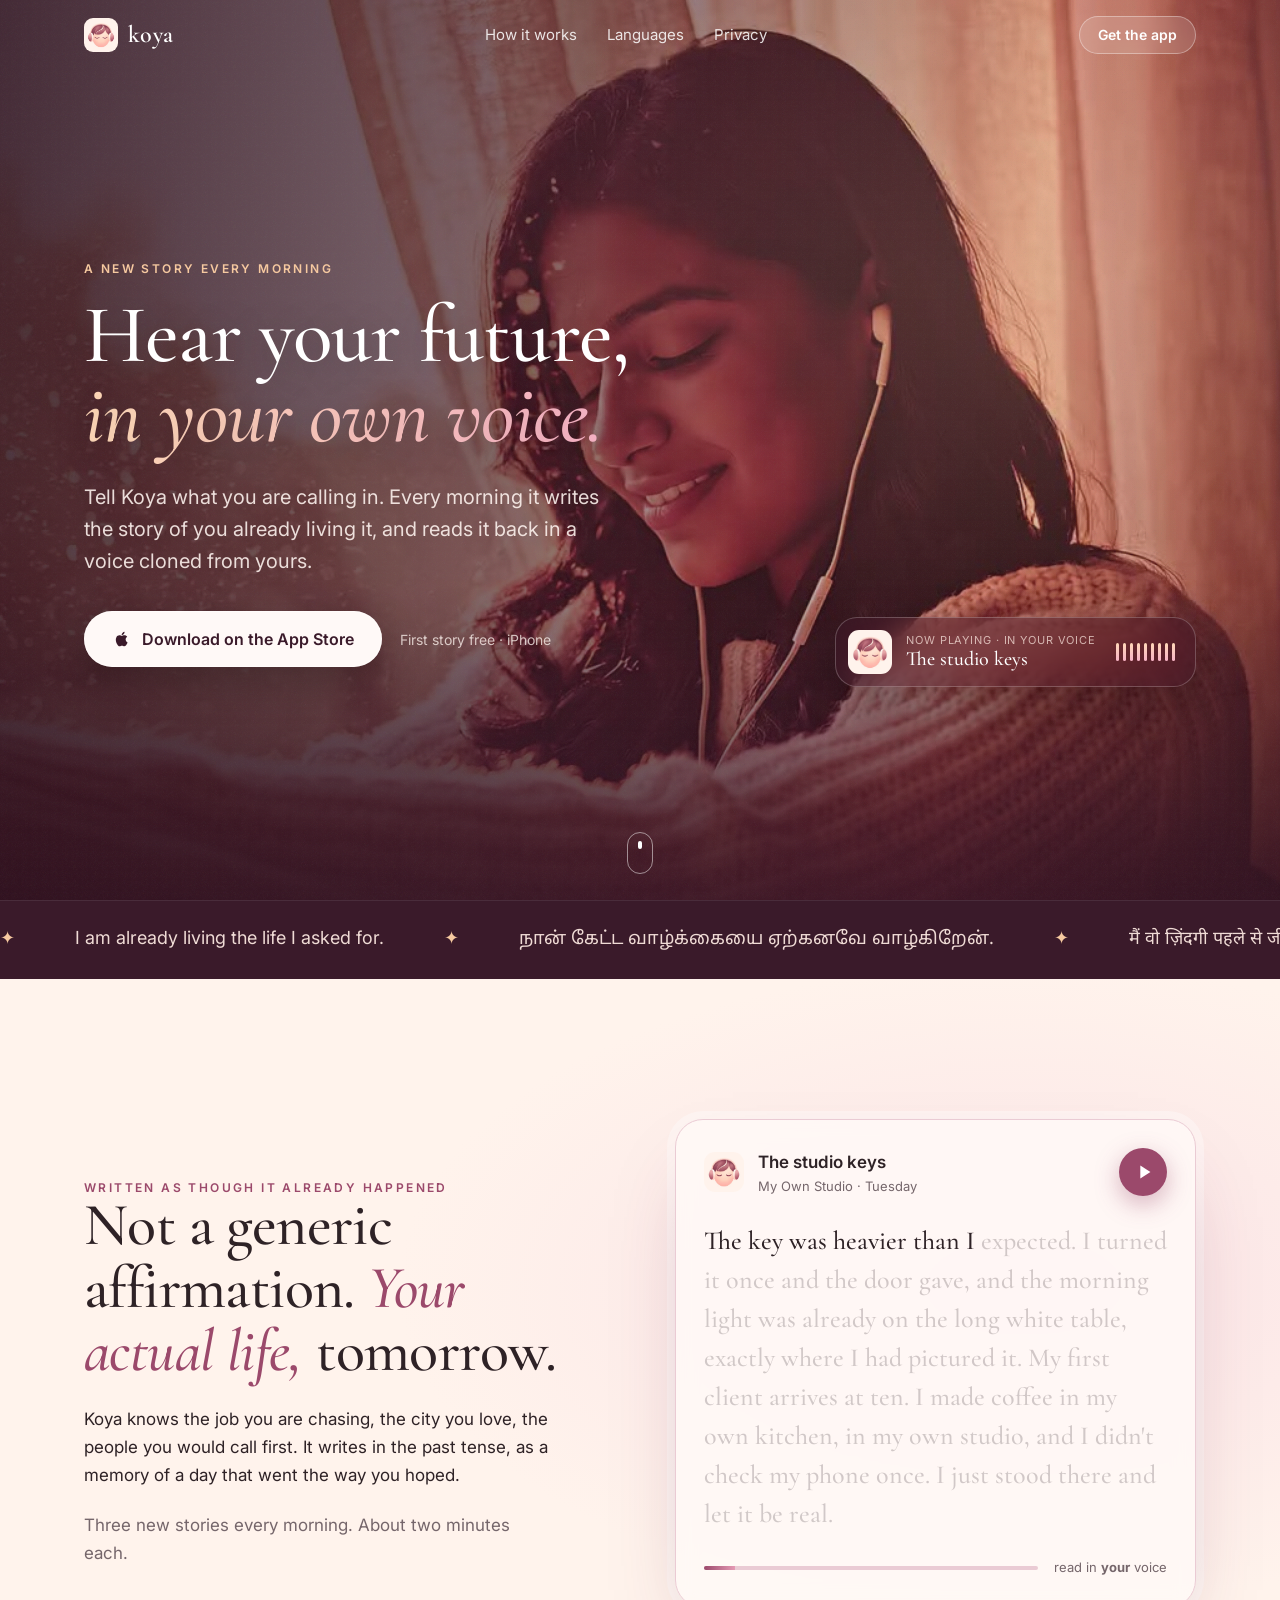
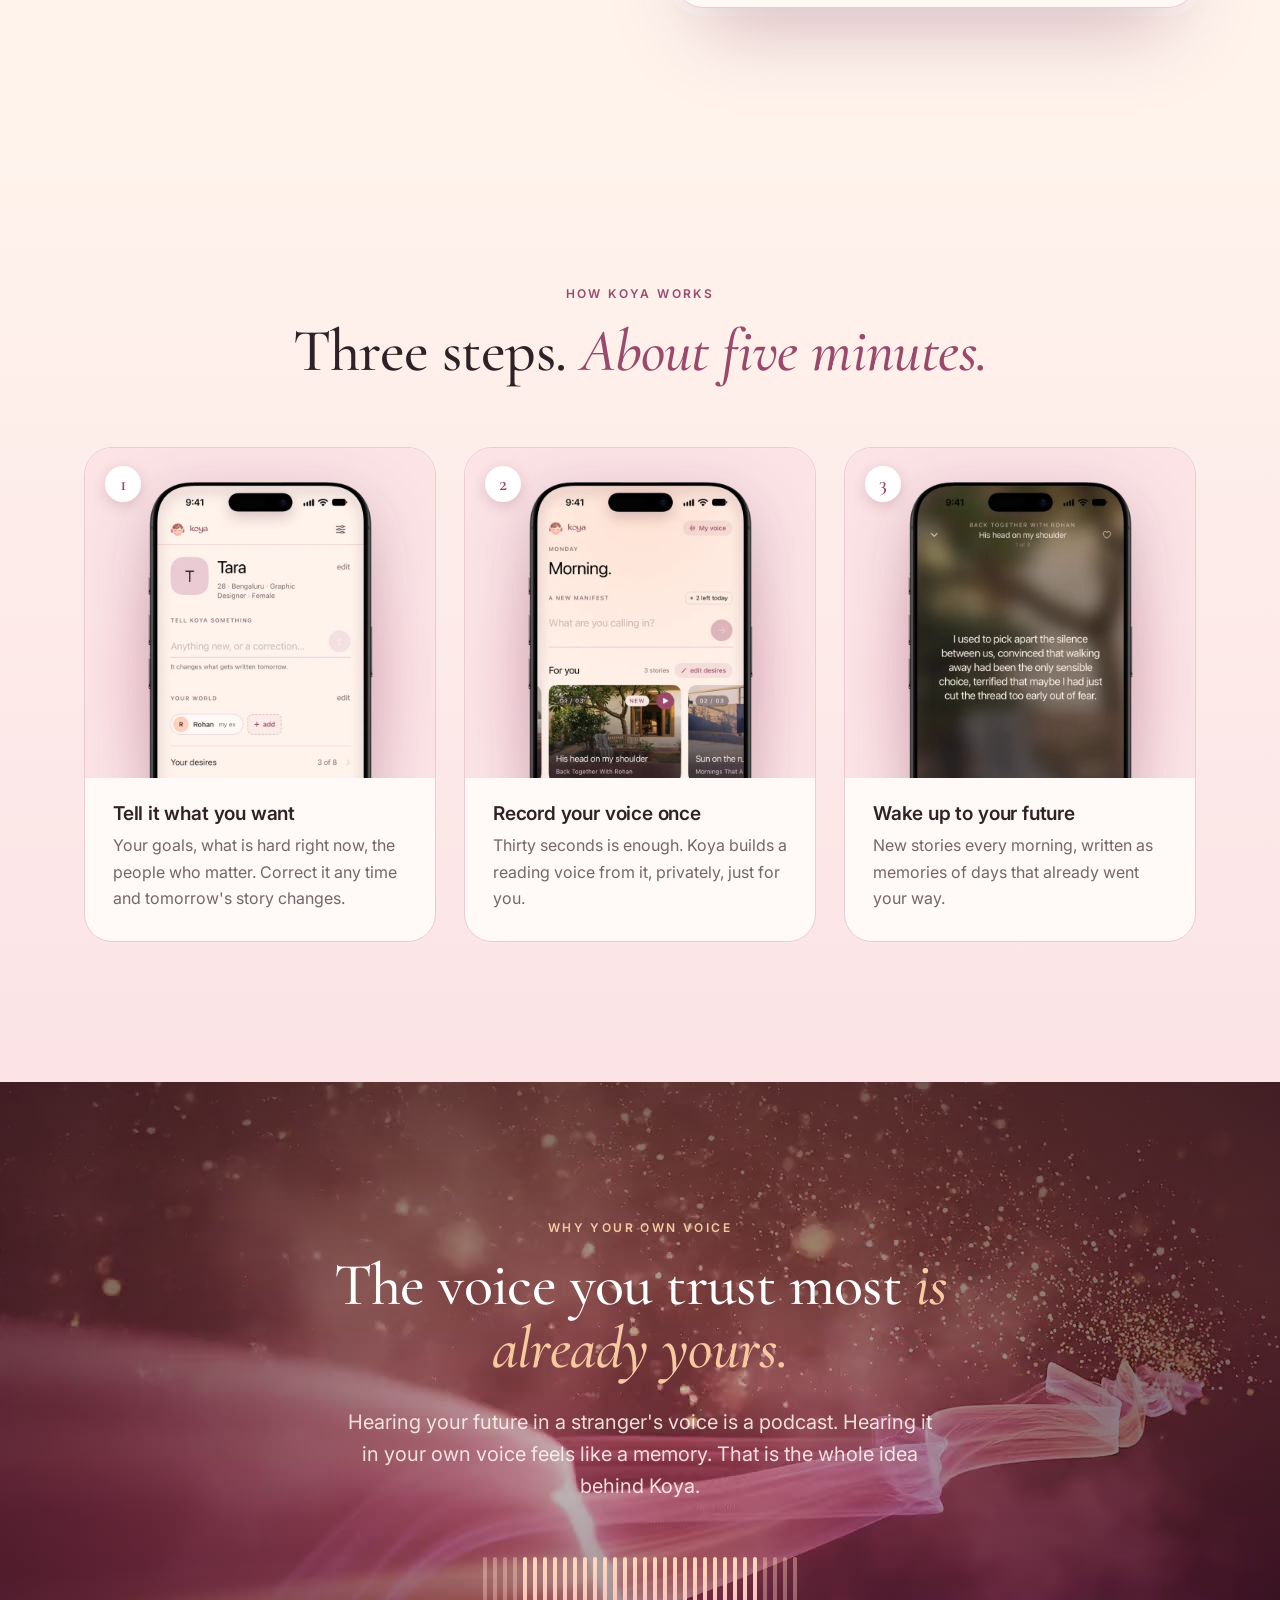
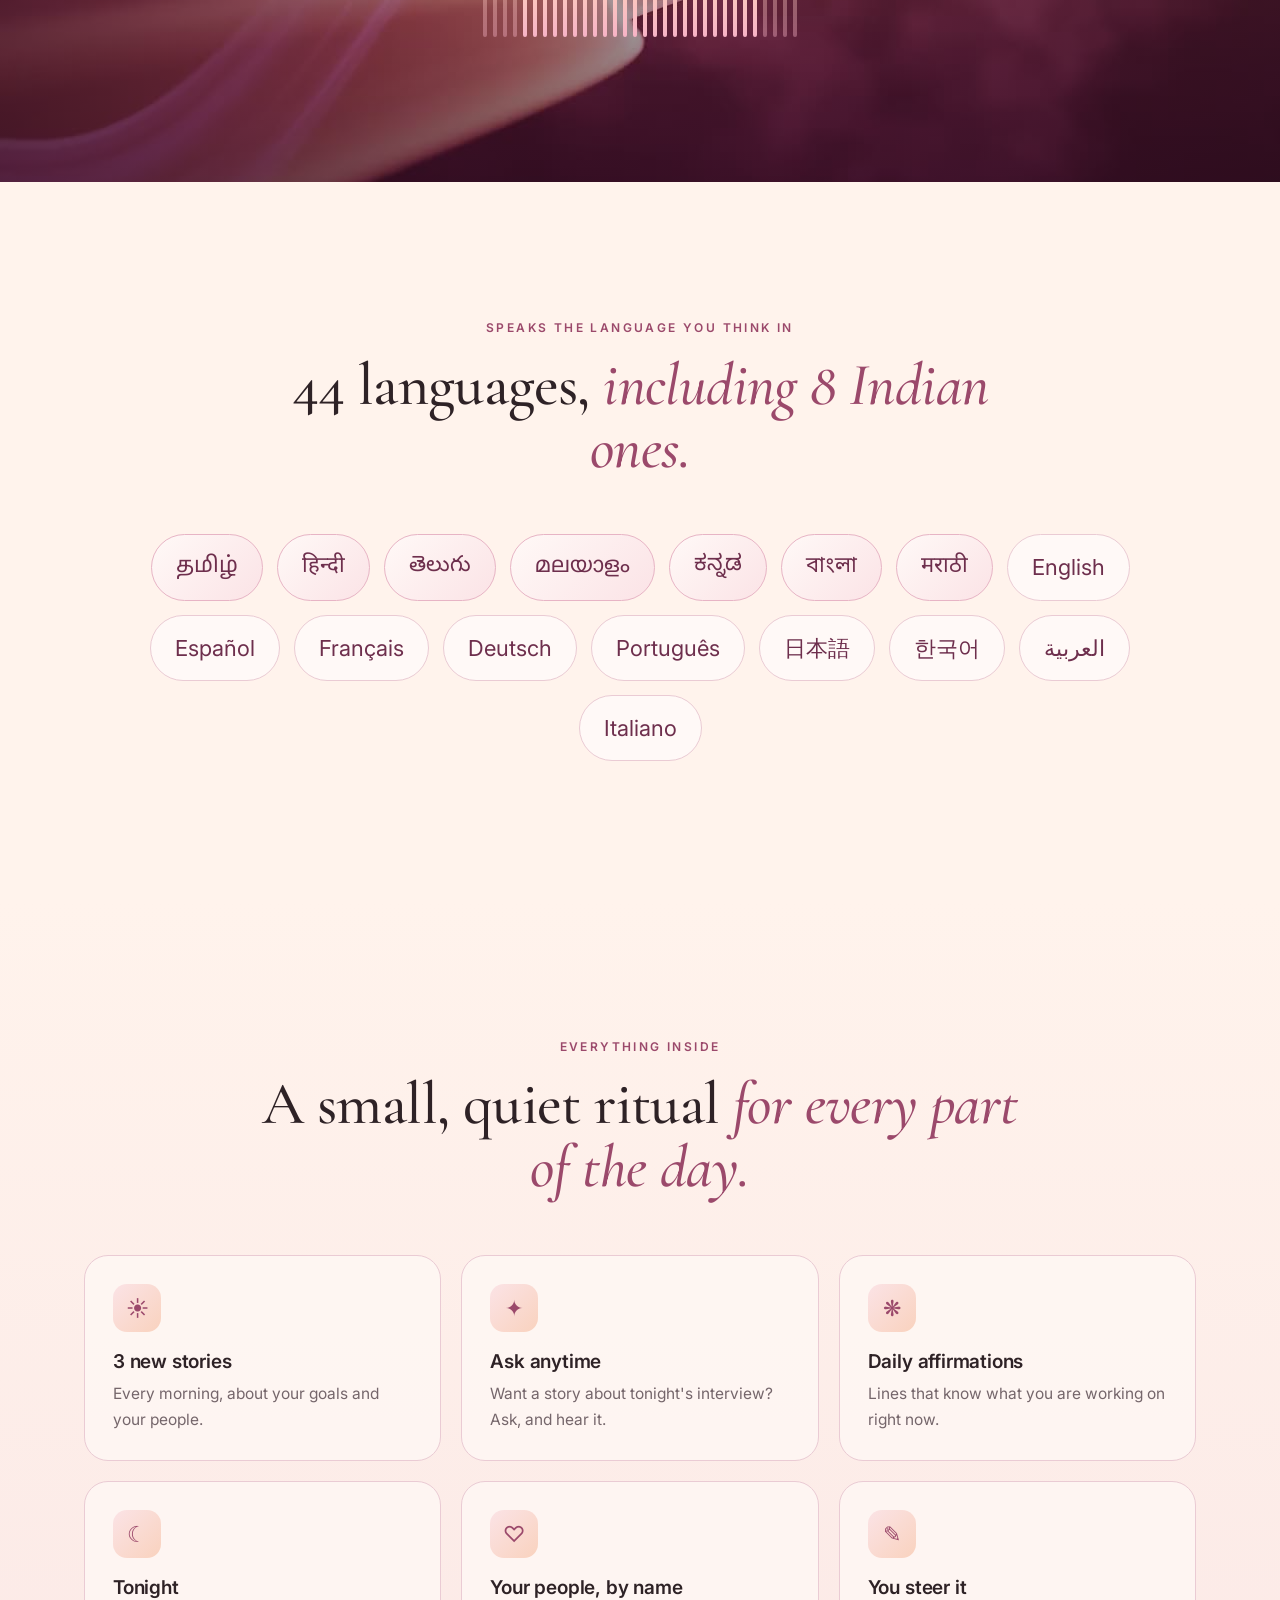
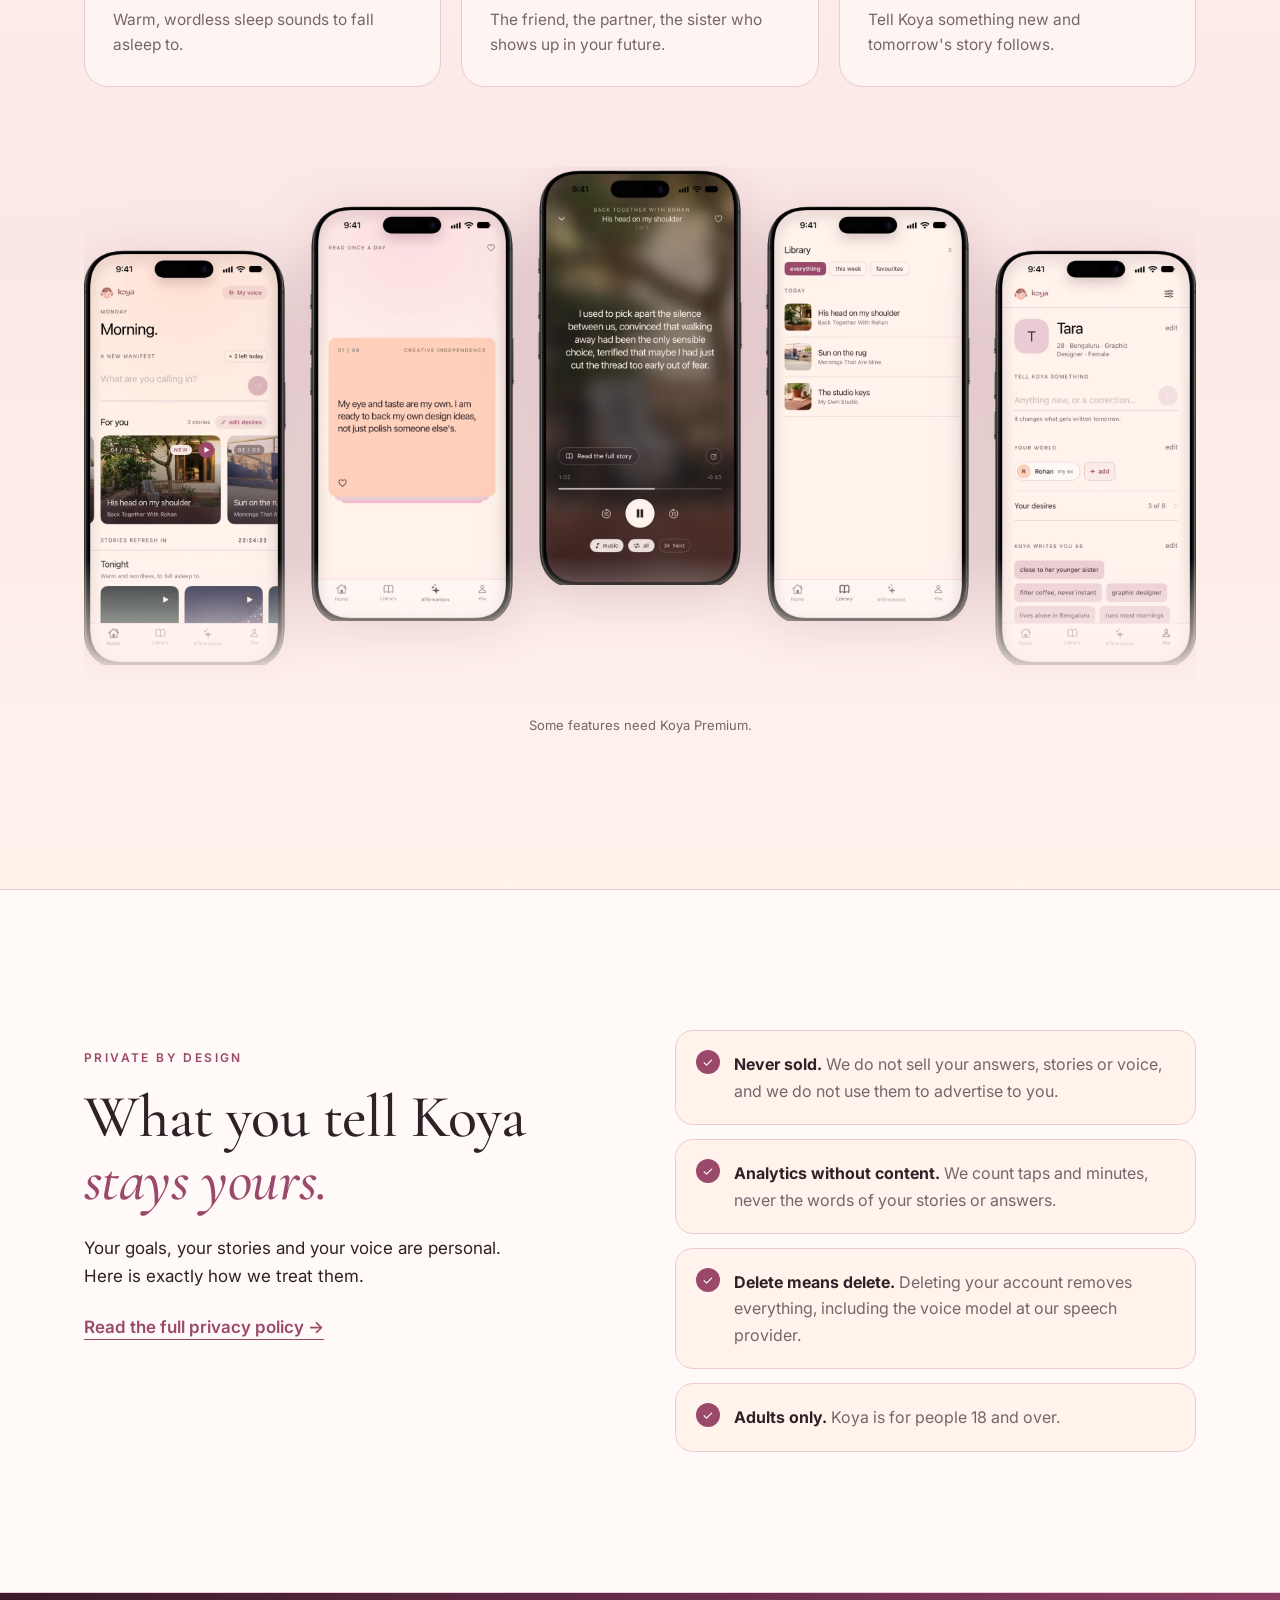
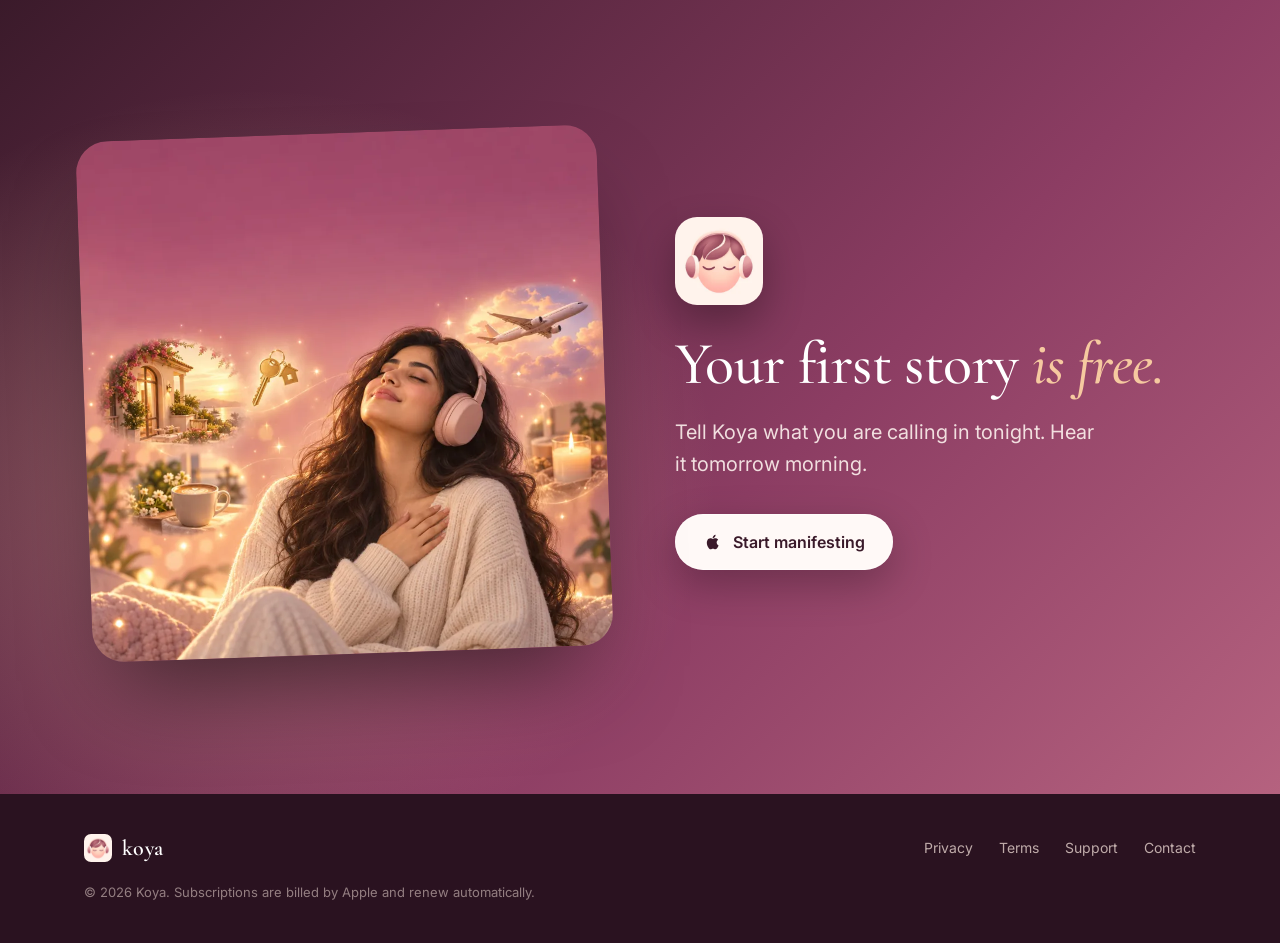
<file: index.html>
<!DOCTYPE html>
<html lang="en">
<head>
<meta charset="utf-8">
<meta name="viewport" content="width=device-width, initial-scale=1, viewport-fit=cover">
<title>Koya · Hear your future, in your own voice</title>
<meta name="description" content="Koya writes a short story of your goals already coming true and reads it to you every morning, in a voice cloned from yours. 44 languages. First story free on iPhone.">
<link rel="canonical" href="https://koyamanifest.com/">
<meta property="og:type" content="website">
<meta property="og:url" content="https://koyamanifest.com/">
<meta property="og:title" content="Koya · Hear your future, in your own voice">
<meta property="og:description" content="A new manifestation story every morning, read to you in your own voice. First story free on iPhone.">
<meta property="og:image" content="https://koyamanifest.com/assets/og.jpg">
<meta name="twitter:card" content="summary_large_image">
<meta name="apple-itunes-app" content="app-id=6812510895">
<meta name="theme-color" content="#3A1A2A">
<link rel="icon" href="assets/koya-icon.png">
<link rel="apple-touch-icon" href="assets/koya-icon.png">
<link rel="preconnect" href="https://fonts.googleapis.com">
<link rel="preconnect" href="https://fonts.gstatic.com" crossorigin>
<link href="https://fonts.googleapis.com/css2?family=Cormorant+Garamond:ital,wght@0,500;0,600;1,500;1,600&family=Inter:wght@400;500;600&family=Noto+Sans+Tamil:wght@500&family=Noto+Sans+Devanagari:wght@500&family=Noto+Sans+Telugu:wght@500&family=Noto+Sans+Malayalam:wght@500&family=Noto+Sans+Kannada:wght@500&family=Noto+Sans+Bengali:wght@500&display=swap" rel="stylesheet">
<link rel="preload" as="image" href="assets/hero-poster.jpg">
<link rel="stylesheet" href="site.css">
</head>
<body class="home">

<header class="nav" id="nav">
  <a class="logo" href="/" aria-label="Koya home"><img src="assets/icon.webp" alt="" width="34" height="34"><span>koya</span></a>
  <nav>
    <a href="#how">How it works</a>
    <a href="#languages">Languages</a>
    <a href="#privacy">Privacy</a>
  </nav>
  <a class="btn btn-small" href="https://apps.apple.com/app/id6812510895" data-cta="nav">Get the app</a>
</header>

<!-- HERO -->
<section class="hero" style="background-image:url(assets/hero-poster.jpg);background-position:70% center">
  <video class="hero-video" src="assets/hero.mp4" poster="assets/hero-poster.jpg" autoplay muted loop playsinline preload="auto" aria-hidden="true"></video>
  <div class="hero-shade"></div>
  <div class="hero-grain"></div>
  <div class="hero-inner">
    <div class="hero-copy">
      <p class="kicker reveal">A new story every morning</p>
      <h1 class="reveal">Hear your future,<br><em>in your own voice.</em></h1>
      <p class="lede reveal">Tell Koya what you are calling in. Every morning it writes the story of you already living it, and reads it back in a voice cloned from yours.</p>
      <div class="hero-cta reveal">
        <a class="btn btn-light" href="https://apps.apple.com/app/id6812510895" data-cta="hero">
          <svg viewBox="0 0 24 24" aria-hidden="true"><path d="M16.37 12.6c-.02-2.2 1.8-3.260 1.88-3.31-1.03-1.5-2.62-1.7-3.18-1.72-1.35-.14-2.64.8-3.33.8-.69 0-1.740-.78-2.86-.76-1.47.02-2.83.86-3.59 2.18-1.53 2.65-.39 6.57 1.1 8.72.73 1.05 1.6 2.23 2.73 2.19 1.1-.04 1.51-.71 2.84-.71 1.32 0 1.7.71 2.86.69 1.18-.02 1.93-1.07 2.65-2.13.84-1.22 1.18-2.4 1.2-2.46-.03-.01-2.3-.88-2.32-3.49zM14.2 6.13c.6-.73 1.01-1.75.9-2.76-.87.04-1.92.58-2.54 1.31-.56.65-1.05 1.690-.92 2.68.97.08 1.96-.49 2.56-1.23z"/></svg>
          Download on the App Store
        </a>
        <span class="hero-fine">First story free · iPhone</span>
      </div>
    </div>
    <div class="now reveal" aria-hidden="true">
      <img src="assets/icon.webp" alt="" width="44" height="44">
      <div class="now-txt"><small>Now playing · in your voice</small><b>The studio keys</b></div>
      <div class="wave"><i></i><i></i><i></i><i></i><i></i><i></i><i></i><i></i><i></i></div>
    </div>
  </div>
  <a class="scroll-hint" href="#story" aria-label="Scroll down"><span></span></a>
</section>

<!-- MARQUEE -->
<div class="marquee" aria-label="Affirmations in many languages">
  <div class="track">
    <span lang="en">I am already living the life I asked for.</span>
    <span lang="ta" class="ta">நான் கேட்ட வாழ்க்கையை ஏற்கனவே வாழ்கிறேன்.</span>
    <span lang="hi" class="hi">मैं वो ज़िंदगी पहले से जी रही हूँ जो मैंने माँगी थी।</span>
    <span lang="te" class="te">నేను కోరుకున్న జీవితాన్ని ఇప్పటికే జీవిస్తున్నాను.</span>
    <span lang="ml" class="ml">ഞാൻ ആഗ്രഹിച്ച ജീവിതം ഇപ്പോൾ തന്നെ ജീവിക്കുന്നു.</span>
    <span lang="kn" class="kn">ನಾನು ಬಯಸಿದ ಜೀವನವನ್ನು ಈಗಾಗಲೇ ಬದುಕುತ್ತಿದ್ದೇನೆ.</span>
    <span lang="es">Ya estoy viviendo la vida que pedí.</span>
    <span lang="fr">Je vis déjà la vie que j'ai demandée.</span>
  </div>
</div>

<!-- STORY DEMO -->
<section class="story" id="story">
  <div class="wrap story-grid">
    <div class="story-copy">
      <p class="kicker dark reveal">Written as though it already happened</p>
      <h2 class="reveal">Not a generic affirmation. <em>Your actual life,</em> tomorrow.</h2>
      <p class="reveal">Koya knows the job you are chasing, the city you love, the people you would call first. It writes in the past tense, as a memory of a day that went the way you hoped.</p>
      <p class="muted reveal">Three new stories every morning. About two minutes each.</p>
    </div>
    <figure class="story-card reveal" id="storyCard">
      <div class="story-head">
        <img src="assets/icon.webp" alt="" width="40" height="40">
        <div><b>The studio keys</b><span>My Own Studio · Tuesday</span></div>
        <button class="play" id="playBtn" aria-label="Play the sample story"><svg viewBox="0 0 24 24"><path d="M8 5v14l11-7z"/></svg></button>
      </div>
      <p class="story-text" id="storyText">The key was heavier than I expected. I turned it once and the door gave, and the morning light was already on the long white table, exactly where I had pictured it. My first client arrives at ten. I made coffee in my own kitchen, in my own studio, and I didn't check my phone once. I just stood there and let it be real.</p>
      <div class="story-foot">
        <div class="bar"><i id="storyBar"></i></div>
        <span>read in <b>your</b> voice</span>
      </div>
    </figure>
  </div>
</section>

<!-- HOW -->
<section class="how" id="how">
  <div class="wrap">
    <p class="kicker dark center reveal">How Koya works</p>
    <h2 class="center reveal">Three steps. <em>About five minutes.</em></h2>
    <div class="steps">
      <article class="step reveal">
        <div class="step-phone"><img src="assets/phone-you.webp" alt="Koya profile screen with goals and people" loading="lazy" width="600" height="1194"></div>
        <span class="num">1</span>
        <h3>Tell it what you want</h3>
        <p>Your goals, what is hard right now, the people who matter. Correct it any time and tomorrow's story changes.</p>
      </article>
      <article class="step reveal">
        <div class="step-phone"><img src="assets/phone-home.webp" alt="Koya home screen with new stories" loading="lazy" width="600" height="1194"></div>
        <span class="num">2</span>
        <h3>Record your voice once</h3>
        <p>Thirty seconds is enough. Koya builds a reading voice from it, privately, just for you.</p>
      </article>
      <article class="step reveal">
        <div class="step-phone"><img src="assets/phone-player.webp" alt="Koya story player" loading="lazy" width="600" height="1194"></div>
        <span class="num">3</span>
        <h3>Wake up to your future</h3>
        <p>New stories every morning, written as memories of days that already went your way.</p>
      </article>
    </div>
  </div>
</section>

<!-- VOICE -->
<section class="voice" style="background:#3A1A2A url(assets/ambient-poster.jpg) center/cover">
  <video class="voice-video" src="assets/ambient.mp4" poster="assets/ambient-poster.jpg" autoplay muted loop playsinline preload="none" aria-hidden="true"></video>
  <div class="voice-shade"></div>
  <div class="wrap voice-inner">
    <p class="kicker reveal">Why your own voice</p>
    <h2 class="reveal">The voice you trust most <em>is already yours.</em></h2>
    <p class="lede reveal">Hearing your future in a stranger's voice is a podcast. Hearing it in your own voice feels like a memory. That is the whole idea behind Koya.</p>
    <div class="bigwave reveal" aria-hidden="true">
      <i></i><i></i><i></i><i></i><i></i><i></i><i></i><i></i><i></i><i></i><i></i><i></i><i></i><i></i><i></i><i></i><i></i><i></i><i></i><i></i><i></i><i></i><i></i><i></i><i></i><i></i><i></i><i></i><i></i><i></i><i></i><i></i>
    </div>
  </div>
</section>

<!-- LANGUAGES -->
<section class="langs" id="languages">
  <div class="wrap">
    <p class="kicker dark center reveal">Speaks the language you think in</p>
    <h2 class="center reveal">44 languages, <em>including 8 Indian ones.</em></h2>
    <div class="scripts reveal" aria-hidden="true">
      <span class="ta">தமிழ்</span><span class="hi">हिन्दी</span><span class="te">తెలుగు</span><span class="ml">മലയാളം</span><span class="kn">ಕನ್ನಡ</span><span class="bn">বাংলা</span><span class="hi">मराठी</span><span>English</span><span>Español</span><span>Français</span><span>Deutsch</span><span>Português</span><span>日本語</span><span>한국어</span><span>العربية</span><span>Italiano</span>
    </div>
  </div>
</section>

<!-- FEATURES -->
<section class="features">
  <div class="wrap">
    <p class="kicker dark center reveal">Everything inside</p>
    <h2 class="center reveal">A small, quiet ritual <em>for every part of the day.</em></h2>
    <div class="grid">
      <div class="feat reveal"><div class="ico">☀︎</div><h3>3 new stories</h3><p>Every morning, about your goals and your people.</p></div>
      <div class="feat reveal"><div class="ico">✦</div><h3>Ask anytime</h3><p>Want a story about tonight's interview? Ask, and hear it.</p></div>
      <div class="feat reveal"><div class="ico">❋</div><h3>Daily affirmations</h3><p>Lines that know what you are working on right now.</p></div>
      <div class="feat reveal"><div class="ico">☾</div><h3>Tonight</h3><p>Warm, wordless sleep sounds to fall asleep to.</p></div>
      <div class="feat reveal"><div class="ico">♡</div><h3>Your people, by name</h3><p>The friend, the partner, the sister who shows up in your future.</p></div>
      <div class="feat reveal"><div class="ico">✎</div><h3>You steer it</h3><p>Tell Koya something new and tomorrow's story follows.</p></div>
    </div>
    <div class="gallery reveal" aria-label="Koya screens">
      <img src="assets/phone-home.webp" alt="Home" loading="lazy" width="600" height="1194">
      <img src="assets/phone-affirm.webp" alt="Affirmations" loading="lazy" width="600" height="1194">
      <img src="assets/phone-player.webp" alt="Player" loading="lazy" width="600" height="1194">
      <img src="assets/phone-library.webp" alt="Library" loading="lazy" width="600" height="1194">
      <img src="assets/phone-you.webp" alt="You" loading="lazy" width="600" height="1194">
    </div>
    <p class="fineprint center">Some features need Koya Premium.</p>
  </div>
</section>

<!-- PRIVACY -->
<section class="promise" id="privacy">
  <div class="wrap promise-grid">
    <div>
      <p class="kicker dark reveal">Private by design</p>
      <h2 class="reveal">What you tell Koya <em>stays yours.</em></h2>
      <p class="reveal">Your goals, your stories and your voice are personal. Here is exactly how we treat them.</p>
      <a class="link reveal" href="privacy">Read the full privacy policy →</a>
    </div>
    <ul class="promises">
      <li class="reveal"><b>Never sold.</b> We do not sell your answers, stories or voice, and we do not use them to advertise to you.</li>
      <li class="reveal"><b>Analytics without content.</b> We count taps and minutes, never the words of your stories or answers.</li>
      <li class="reveal"><b>Delete means delete.</b> Deleting your account removes everything, including the voice model at our speech provider.</li>
      <li class="reveal"><b>Adults only.</b> Koya is for people 18 and over.</li>
    </ul>
  </div>
</section>

<!-- FINAL CTA -->
<section class="final">
  <div class="wrap final-grid">
    <div class="final-art reveal"><img src="assets/dream.webp" alt="A woman with headphones, eyes closed, smiling at sunrise" loading="lazy" width="900" height="900"></div>
    <div class="final-copy">
      <img class="final-icon reveal" src="assets/icon.webp" alt="" width="88" height="88">
      <h2 class="reveal">Your first story <em>is free.</em></h2>
      <p class="lede reveal">Tell Koya what you are calling in tonight. Hear it tomorrow morning.</p>
      <a class="btn btn-light reveal" href="https://apps.apple.com/app/id6812510895" data-cta="final">
        <svg viewBox="0 0 24 24" aria-hidden="true"><path d="M16.37 12.6c-.02-2.2 1.8-3.26 1.88-3.31-1.03-1.5-2.62-1.7-3.18-1.72-1.35-.14-2.64.8-3.33.8-.69 0-1.74-.78-2.86-.76-1.47.02-2.83.86-3.59 2.18-1.53 2.65-.39 6.57 1.1 8.72.73 1.05 1.6 2.23 2.73 2.19 1.1-.04 1.51-.71 2.84-.71 1.32 0 1.7.71 2.86.69 1.18-.02 1.930-1.07 2.65-2.13.84-1.22 1.18-2.4 1.2-2.46-.03-.01-2.3-.88-2.32-3.49zM14.2 6.13c.6-.73 1.01-1.75.9-2.76-.87.04-1.92.58-2.54 1.31-.56.65-1.05 1.69-.92 2.68.97.08 1.96-.49 2.56-1.23z"/></svg>
        Start manifesting
      </a>
    </div>
  </div>
</section>

<footer class="foot">
  <div class="wrap foot-inner">
    <a class="logo" href="/"><img src="assets/icon.webp" alt="" width="28" height="28"><span>koya</span></a>
    <nav>
      <a href="privacy">Privacy</a>
      <a href="terms">Terms</a>
      <a href="support">Support</a>
      <a href="mailto:koyamanifest@gmail.com">Contact</a>
    </nav>
    <p>© 2026 Koya. Subscriptions are billed by Apple and renew automatically.</p>
  </div>
</footer>

<script>
  const reduce = matchMedia('(prefers-reduced-motion: reduce)').matches;

  // Reveal on scroll
  const io = new IntersectionObserver(es => es.forEach(e => {
    if (e.isIntersecting) { e.target.classList.add('in'); io.unobserve(e.target); }
  }), { threshold: .15, rootMargin: '0px 0px -40px 0px' });
  document.querySelectorAll('.reveal').forEach((el, i) => {
    el.style.transitionDelay = (i % 4) * 70 + 'ms';
    io.observe(el);
  });

  // Nav turns solid after the hero
  const nav = document.getElementById('nav');
  const onScroll = () => nav.classList.toggle('solid', scrollY > innerHeight * .7);
  addEventListener('scroll', onScroll, { passive: true }); onScroll();

  // Story card: words light up like narration
  const text = document.getElementById('storyText');
  const words = text.textContent.trim().split(/\s+/);
  text.innerHTML = words.map(w => '<span>' + w + '</span>').join(' ');
  const spans = text.querySelectorAll('span');
  const bar = document.getElementById('storyBar');
  const btn = document.getElementById('playBtn');
  let t = null, i = 0;
  function run() {
    clearInterval(t); i = 0; spans.forEach(s => s.classList.remove('lit'));
    btn.classList.add('on');
    t = setInterval(() => {
      if (i >= spans.length) { clearInterval(t); btn.classList.remove('on'); return; }
      spans[i++].classList.add('lit');
      bar.style.width = (i / spans.length * 100) + '%';
    }, 210);
  }
  btn.addEventListener('click', run);
  if (reduce) { spans.forEach(s => s.classList.add('lit')); bar.style.width = '100%'; }
  else {
    const so = new IntersectionObserver(es => { if (es[0].isIntersecting) { run(); so.disconnect(); } }, { threshold: .6 });
    so.observe(document.getElementById('storyCard'));
  }

  // Background videos: play only on screen, never with reduced motion
  document.querySelectorAll('video[autoplay]').forEach(v => {
    if (reduce) { v.pause(); v.removeAttribute('autoplay'); return; }
    const first = v.play(); if (first) first.catch(() => { v.style.visibility = 'hidden'; });
    new IntersectionObserver(es => es[0].isIntersecting ? v.play().catch(() => { v.style.visibility = 'hidden'; }) : v.pause()).observe(v);
  });
</script>
</body>
</html>
</file>
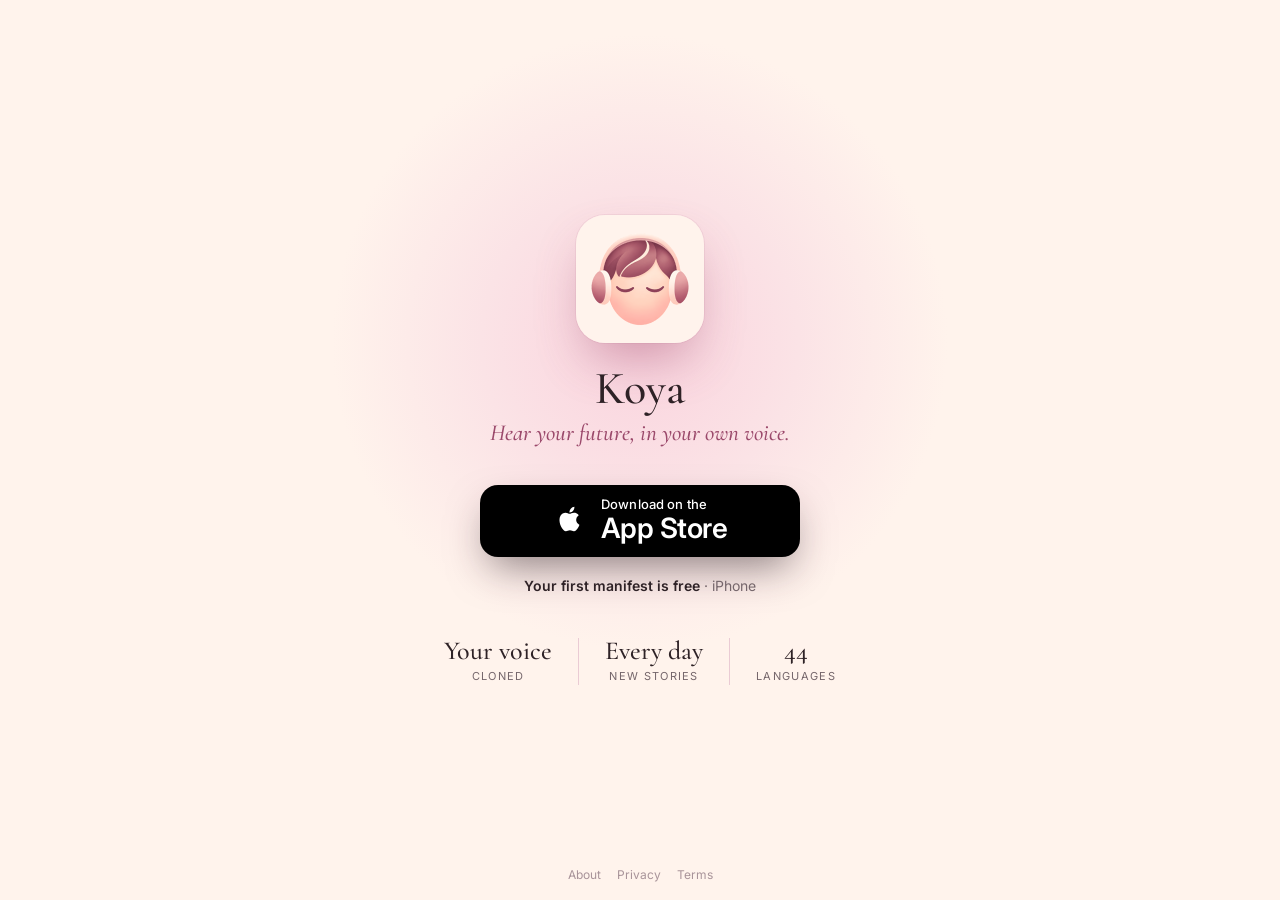
<file: get.html>
<!DOCTYPE html>
<html lang="en">
<head>
<meta charset="utf-8">
<meta name="viewport" content="width=device-width, initial-scale=1, viewport-fit=cover">
<title>Get Koya on the App Store</title>
<meta name="description" content="Hear your future, in your own voice. A new manifestation story every morning. First manifest free on iPhone.">
<link rel="canonical" href="https://koyamanifest.com/get">
<meta property="og:title" content="Koya: hear your future, in your own voice">
<meta property="og:description" content="A new manifestation story every morning, read to you in your own voice. First manifest free on iPhone.">
<meta property="og:image" content="https://koyamanifest.com/assets/og.jpg">
<meta name="twitter:card" content="summary_large_image">
<meta name="theme-color" content="#FFF3EC">
<link rel="icon" href="assets/koya-icon.png">
<link rel="preload" as="image" href="assets/koya-icon.png">
<link rel="preconnect" href="https://fonts.googleapis.com">
<link rel="preconnect" href="https://fonts.gstatic.com" crossorigin>
<link href="https://fonts.googleapis.com/css2?family=Cormorant+Garamond:ital,wght@0,500;1,500&family=Inter:wght@400;500;600&display=swap" rel="stylesheet">
<style>
  :root { --paper:#FFF3EC; --ink:#2E2226; --ink2:#75666B; --signal:#9B496B; --rule:#EACBD4; }
  * { box-sizing:border-box; margin:0; }
  html, body { height:100%; }
  body { background:var(--paper); color:var(--ink); font:400 16px/1.5 Inter, -apple-system, BlinkMacSystemFont, sans-serif;
    -webkit-font-smoothing:antialiased; overflow-x:hidden; }

  .stage { position:relative; min-height:100svh; display:flex; flex-direction:column; align-items:center; justify-content:center;
    text-align:center; padding:calc(40px + env(safe-area-inset-top)) 24px calc(40px + env(safe-area-inset-bottom)); overflow:hidden; }
  /* Soft dawn glow behind the icon */
  .stage::before { content:""; position:absolute; left:50%; top:38%; width:640px; height:640px; transform:translate(-50%,-50%);
    background:radial-gradient(circle, #FAD3DE 0%, #FBE3E6 35%, rgba(255,243,236,0) 68%); z-index:-1; animation:breathe 6s ease-in-out infinite; }
  @keyframes breathe { 50% { transform:translate(-50%,-50%) scale(1.08); opacity:.85; } }

  .icon { width:128px; height:128px; border-radius:29px; box-shadow:0 24px 50px -12px rgba(155,73,107,.45), 0 0 0 1px rgba(155,73,107,.08);
    animation:rise .8s cubic-bezier(.2,.8,.2,1) both; }
  .name { font:500 46px/1 "Cormorant Garamond", Georgia, serif; letter-spacing:.01em; margin-top:22px; animation:rise .8s .08s cubic-bezier(.2,.8,.2,1) both; }
  .tag { font:500 italic 23px/1.3 "Cormorant Garamond", Georgia, serif; color:var(--signal); margin-top:8px; animation:rise .8s .14s cubic-bezier(.2,.8,.2,1) both; }

  /* App Store button: black, Apple-style, unmistakable */
  .store { display:flex; align-items:center; justify-content:center; gap:14px; width:100%; max-width:320px; height:72px; margin-top:36px;
    background:#000; color:#fff; text-decoration:none; border-radius:18px;
    box-shadow:0 18px 40px -10px rgba(46,34,38,.55); -webkit-tap-highlight-color:transparent;
    transition:transform .15s; animation:rise .8s .2s cubic-bezier(.2,.8,.2,1) both, nudge 3.2s 1.6s ease-in-out infinite; }
  .store:active { transform:scale(.97); }
  .store svg { width:34px; height:34px; fill:#fff; flex:none; margin-top:-4px; }
  .store span { display:flex; flex-direction:column; align-items:flex-start; line-height:1; }
  .store small { font:500 13px/1 -apple-system, Inter, sans-serif; letter-spacing:.01em; }
  .store b { font:600 28px/1.05 -apple-system, Inter, sans-serif; letter-spacing:-.02em; margin-top:3px; }
  @keyframes nudge { 0%,80%,100% { transform:none; } 86% { transform:translateY(-4px); } 92% { transform:none; } }

  .free { margin-top:18px; font-size:14px; color:var(--ink2); animation:rise .8s .26s cubic-bezier(.2,.8,.2,1) both; }
  .free b { color:var(--ink); font-weight:600; }

  /* Three quiet facts */
  .facts { display:flex; justify-content:center; gap:26px; margin-top:42px; animation:rise .8s .32s cubic-bezier(.2,.8,.2,1) both; }
  .facts div { display:flex; flex-direction:column; align-items:center; gap:4px; }
  .facts b { font:500 26px/1 "Cormorant Garamond", Georgia, serif; color:var(--ink); }
  .facts span { font-size:11px; letter-spacing:.12em; text-transform:uppercase; color:var(--ink2); }
  .facts i { width:1px; background:var(--rule); }

  .foot { position:absolute; bottom:calc(16px + env(safe-area-inset-bottom)); left:0; right:0; font-size:12px; color:#A89399; }
  .foot a { color:inherit; text-decoration:none; margin:0 8px; }

  @keyframes rise { from { opacity:0; transform:translateY(16px); } }
  @media (prefers-reduced-motion: reduce) { *, *::before { animation:none !important; } }
</style>
</head>
<body>
<main class="stage">
  <img class="icon" src="assets/koya-icon.png" alt="Koya app icon" width="128" height="128">
  <h1 class="name">Koya</h1>
  <p class="tag">Hear your future, in your own voice.</p>

  <a class="store" href="https://apps.apple.com/app/id6812510895" data-cta="hero" aria-label="Download Koya on the App Store">
    <svg viewBox="0 0 24 24" aria-hidden="true"><path d="M16.37 12.6c-.02-2.2 1.8-3.26 1.88-3.31-1.03-1.5-2.62-1.7-3.18-1.72-1.35-.14-2.64.8-3.33.8-.69 0-1.74-.78-2.86-.76-1.47.02-2.83.86-3.59 2.18-1.53 2.650-.39 6.57 1.1 8.72.73 1.05 1.6 2.23 2.73 2.19 1.1-.04 1.51-.71 2.84-.71 1.32 0 1.7.71 2.86.69 1.18-.02 1.93-1.07 2.65-2.13.84-1.22 1.18-2.4 1.2-2.46-.03-.01-2.3-.88-2.32-3.49zM14.2 6.13c.6-.73 1.01-1.75.9-2.76-.87.04-1.92.58-2.54 1.31-.56.65-1.05 1.69-.92 2.68.97.08 1.96-.49 2.56-1.23z"/></svg>
    <span><small>Download on the</small><b>App Store</b></span>
  </a>
  <p class="free"><b>Your first manifest is free</b> · iPhone</p>

  <div class="facts">
    <div><b>Your voice</b><span>cloned</span></div><i></i>
    <div><b>Every day</b><span>new stories</span></div><i></i>
    <div><b>44</b><span>languages</span></div>
  </div>

  <p class="foot"><a href="/">About</a><a href="privacy">Privacy</a><a href="terms">Terms</a></p>
</main>
</body>
</html>
</file>
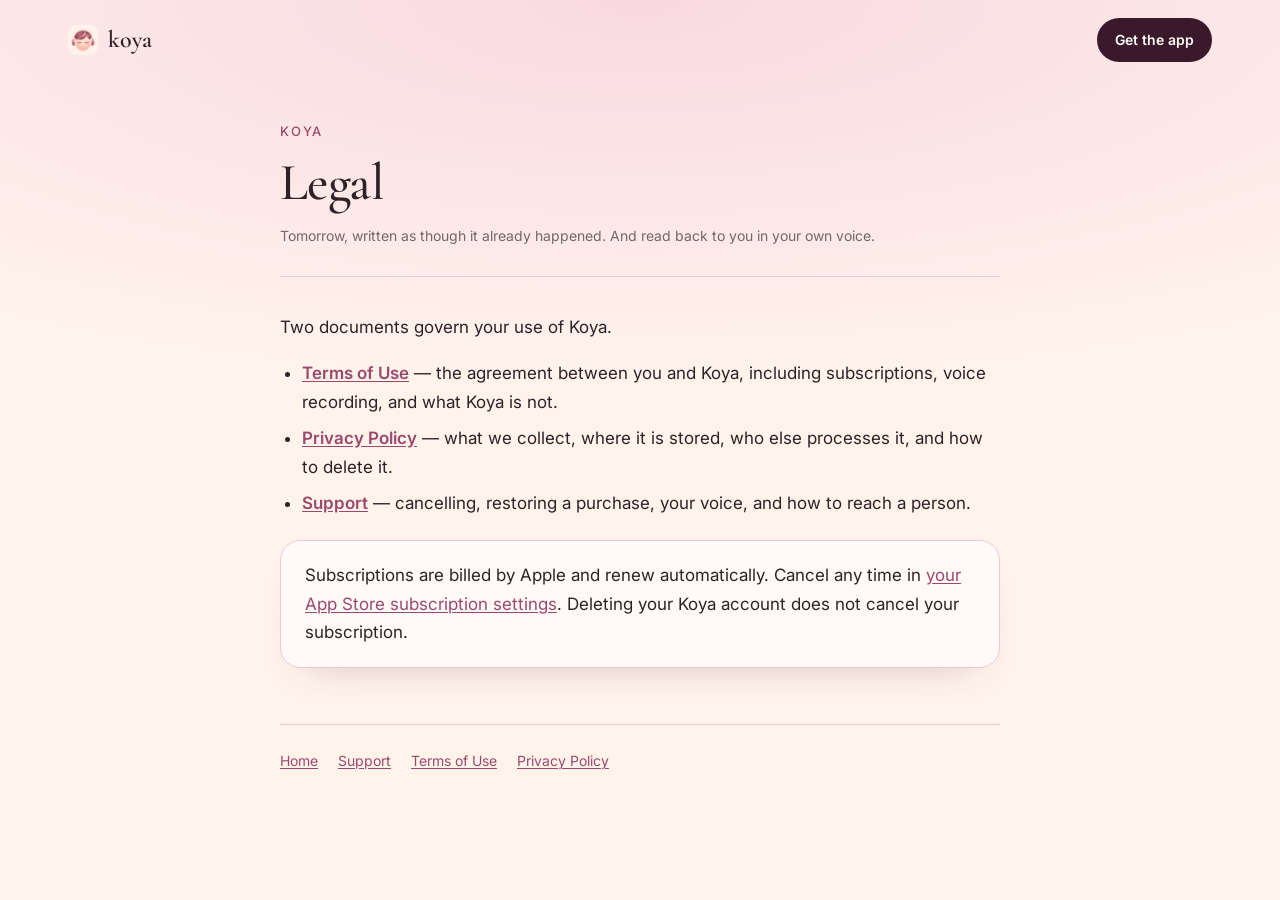
<file: legal.html>
<!DOCTYPE html>
<html lang="en">
<head>
<meta charset="utf-8">
<meta name="viewport" content="width=device-width, initial-scale=1">
<title>Koya — Legal</title>
<meta name="description" content="Koya's Terms of Use and Privacy Policy.">
<link rel="icon" href="assets/koya-icon.png">
<link rel="preconnect" href="https://fonts.googleapis.com">
<link rel="preconnect" href="https://fonts.gstatic.com" crossorigin>
<link href="https://fonts.googleapis.com/css2?family=Cormorant+Garamond:ital,wght@0,500;1,500&family=Inter:wght@400;500;600&display=swap" rel="stylesheet">
<link rel="stylesheet" href="style.css">
</head>
<body>
<div class="topbar"><a class="brandmark" href="/"><img src="assets/icon.webp" alt="" width="30" height="30"><span>koya</span></a><a class="getapp" href="https://apps.apple.com/app/id6812510895">Get the app</a></div>
<main>

<header>
  <p class="brand">Koya</p>
  <h1>Legal</h1>
  <p class="dates">Tomorrow, written as though it already happened. And read back to you in your own voice.</p>
</header>

<p>Two documents govern your use of Koya.</p>

<ul>
  <li><a href="terms.html"><strong>Terms of Use</strong></a> — the agreement between you and Koya,
      including subscriptions, voice recording, and what Koya is not.</li>
  <li><a href="privacy.html"><strong>Privacy Policy</strong></a> — what we collect, where it is
      stored, who else processes it, and how to delete it.</li>
  <li><a href="support.html"><strong>Support</strong></a> — cancelling, restoring a purchase,
      your voice, and how to reach a person.</li>
</ul>

<div class="note">
  <p>Subscriptions are billed by Apple and renew automatically. Cancel any time in
  <a href="https://apps.apple.com/account/subscriptions">your App Store subscription settings</a>.
  Deleting your Koya account does not cancel your subscription.</p>
</div>

<footer>
  <a href="/">Home</a>
  <a href="support.html">Support</a>
  <a href="terms.html">Terms of Use</a>
  <a href="privacy.html">Privacy Policy</a>
</footer>

</main>
</body>
</html>
</file>
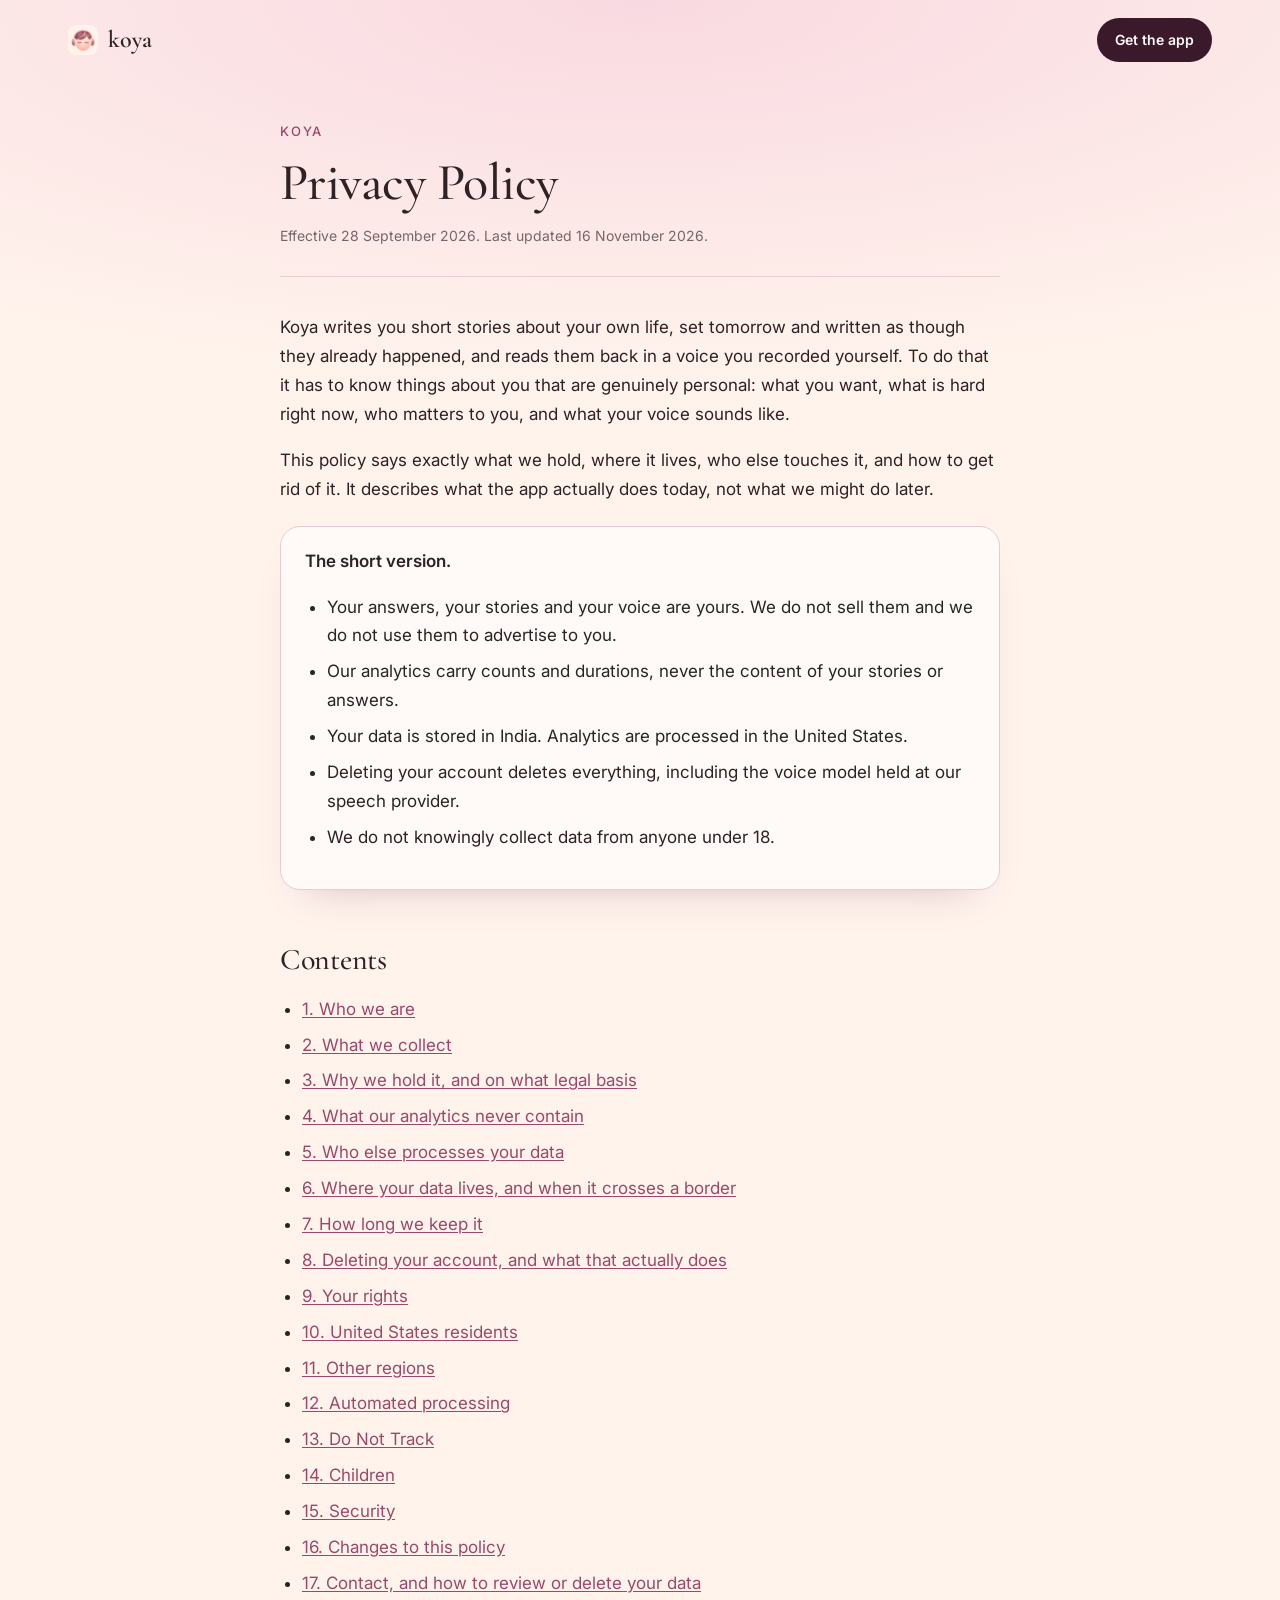
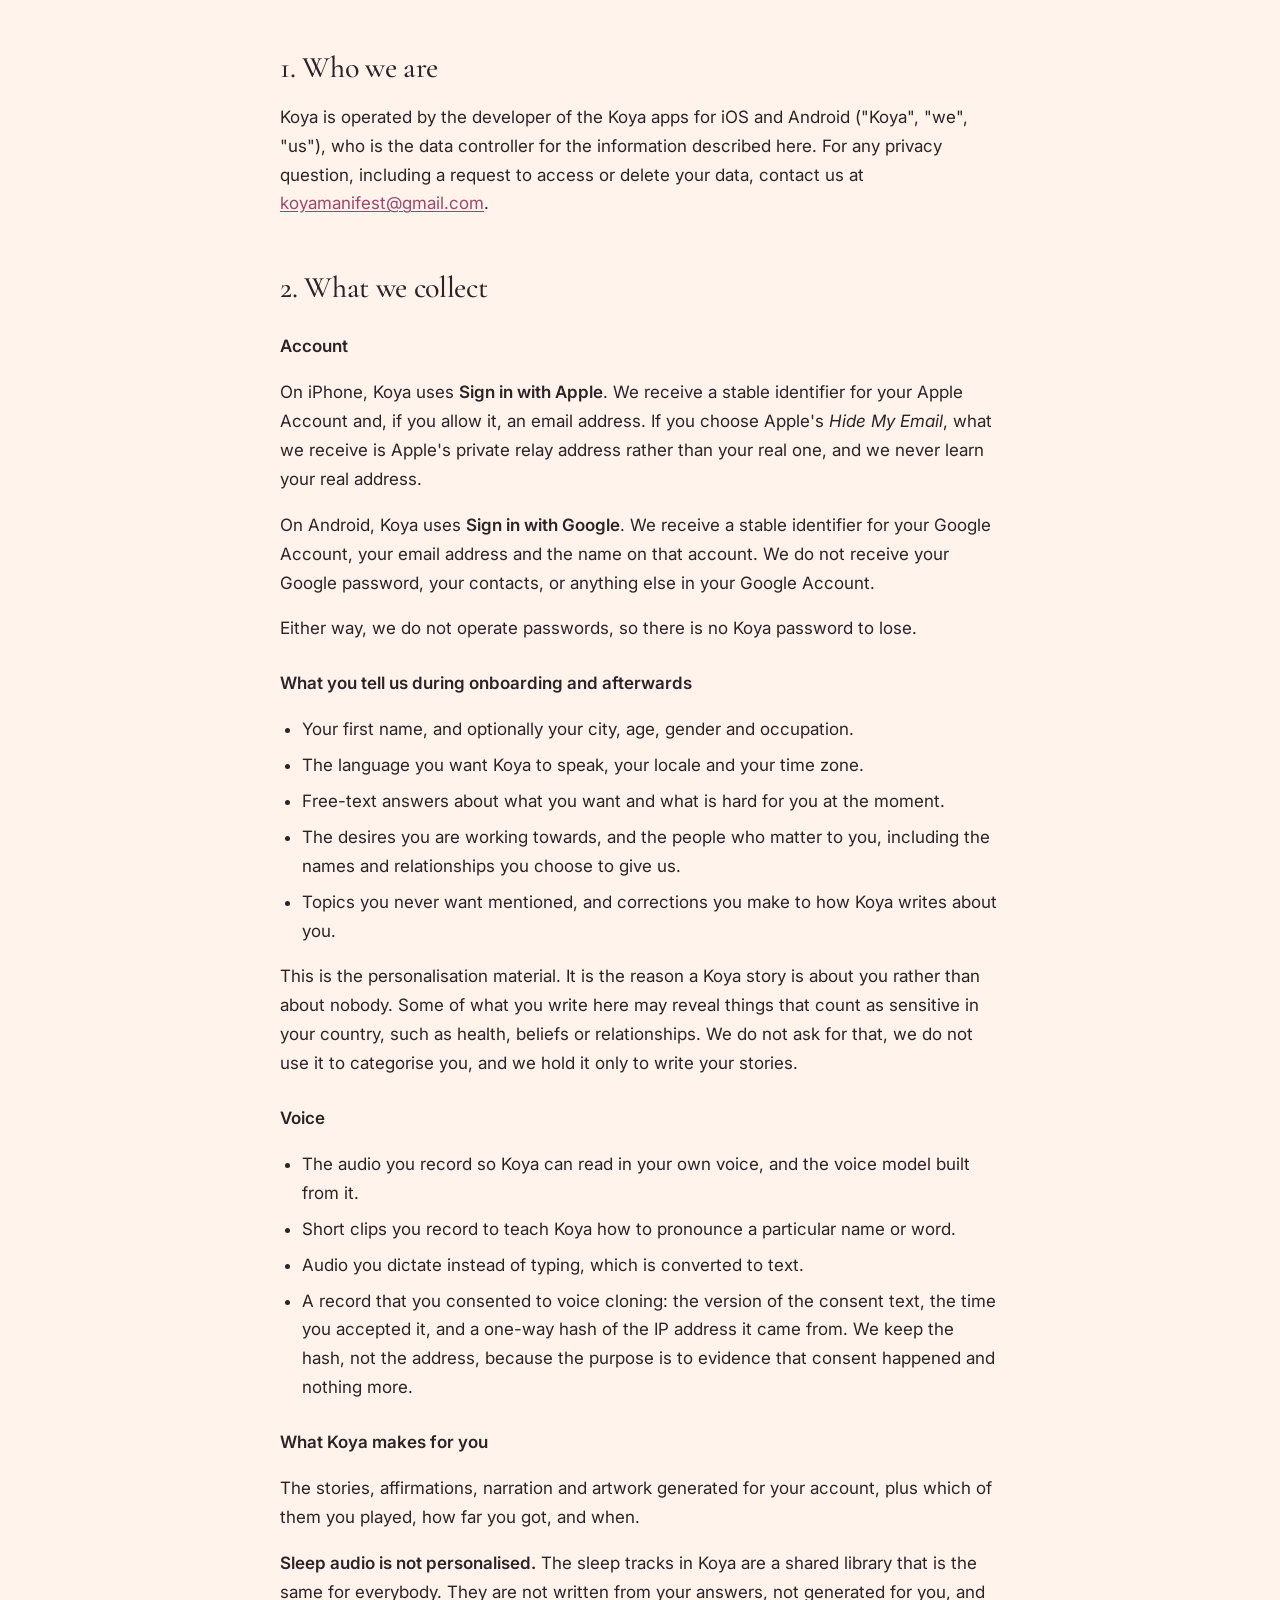
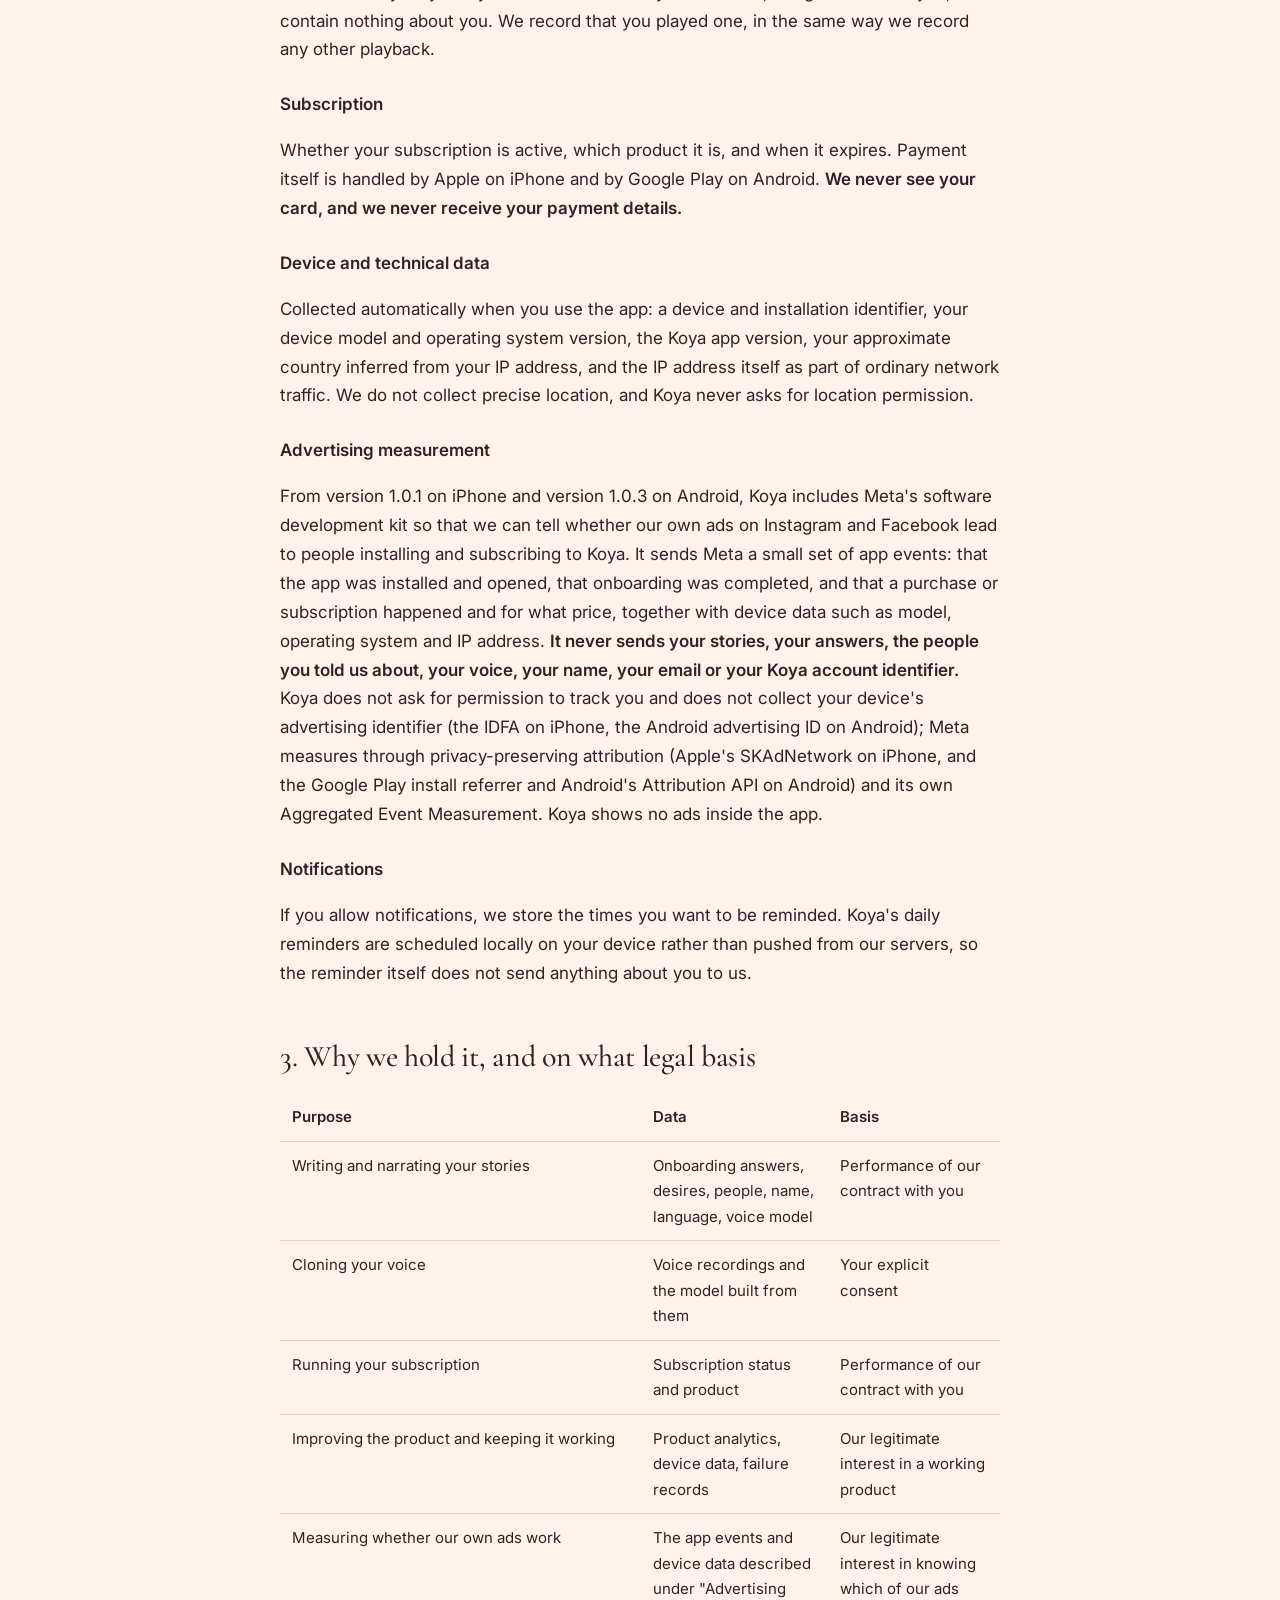
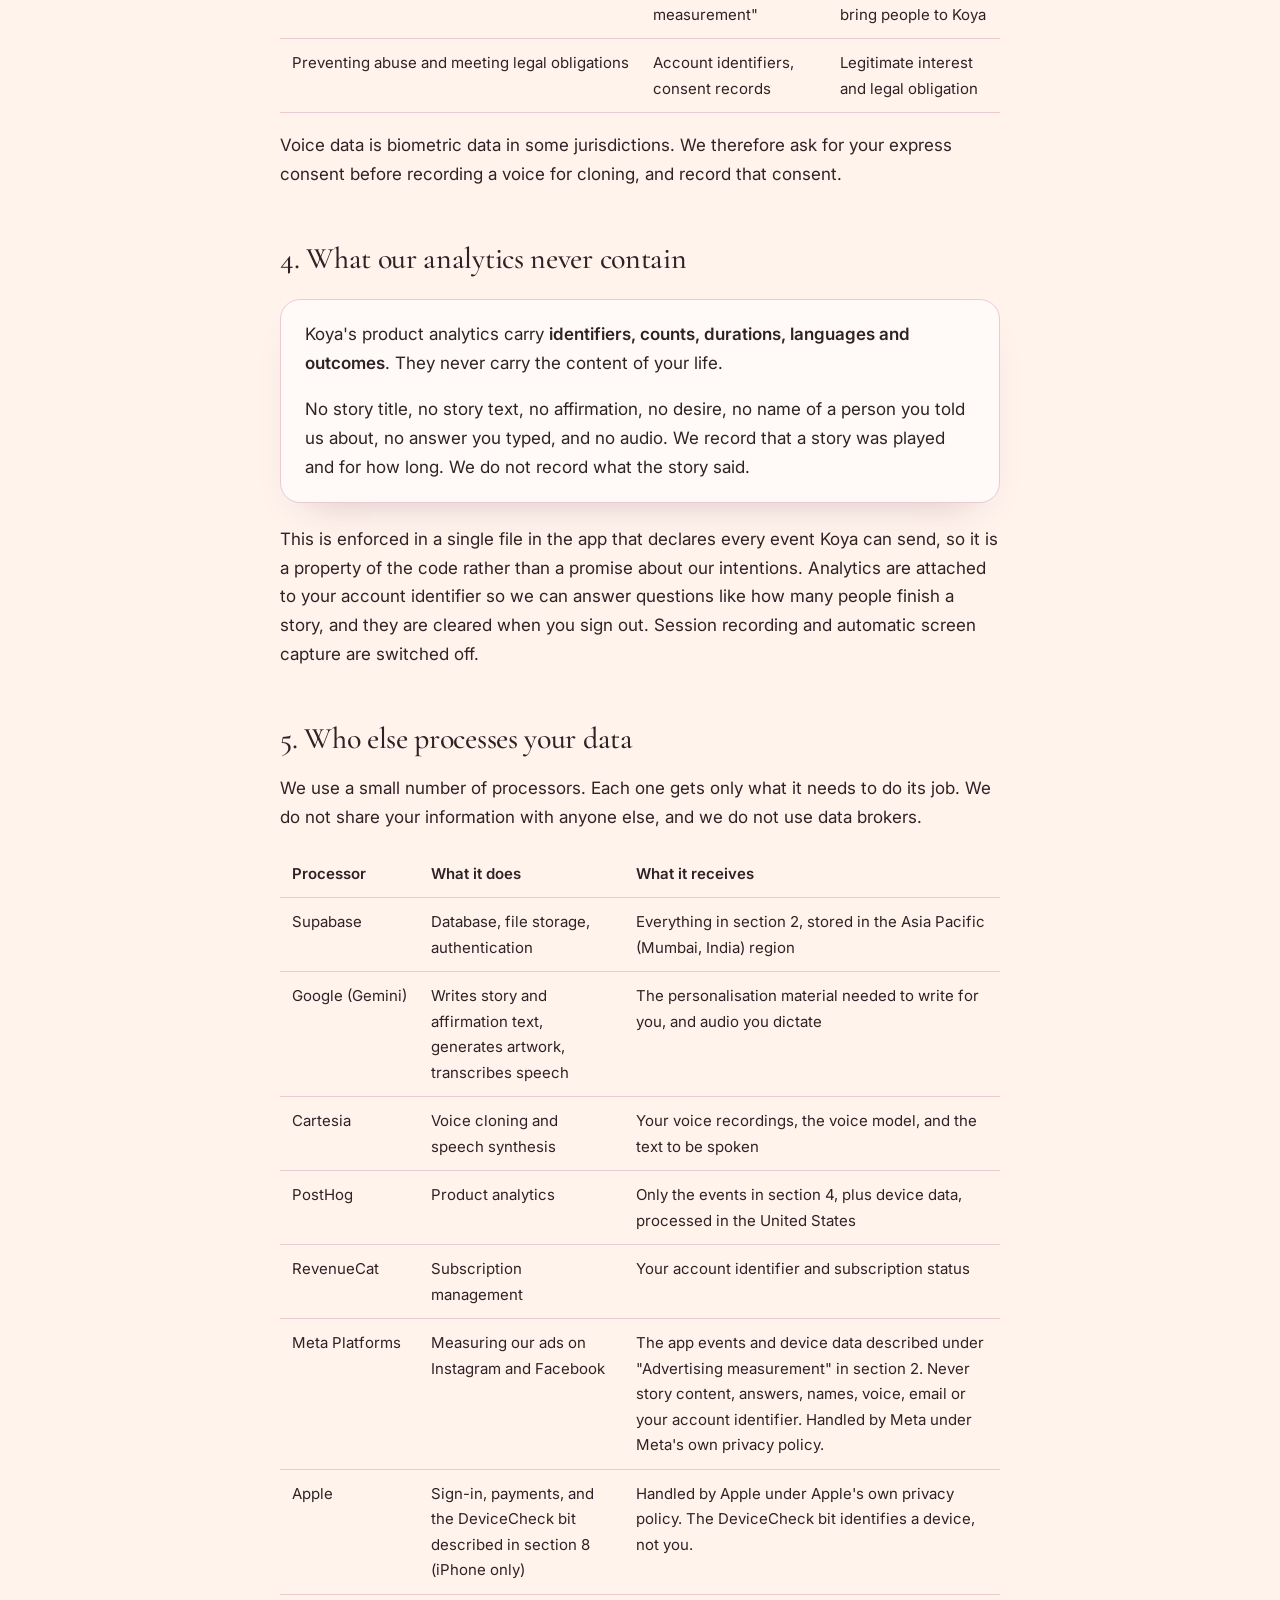
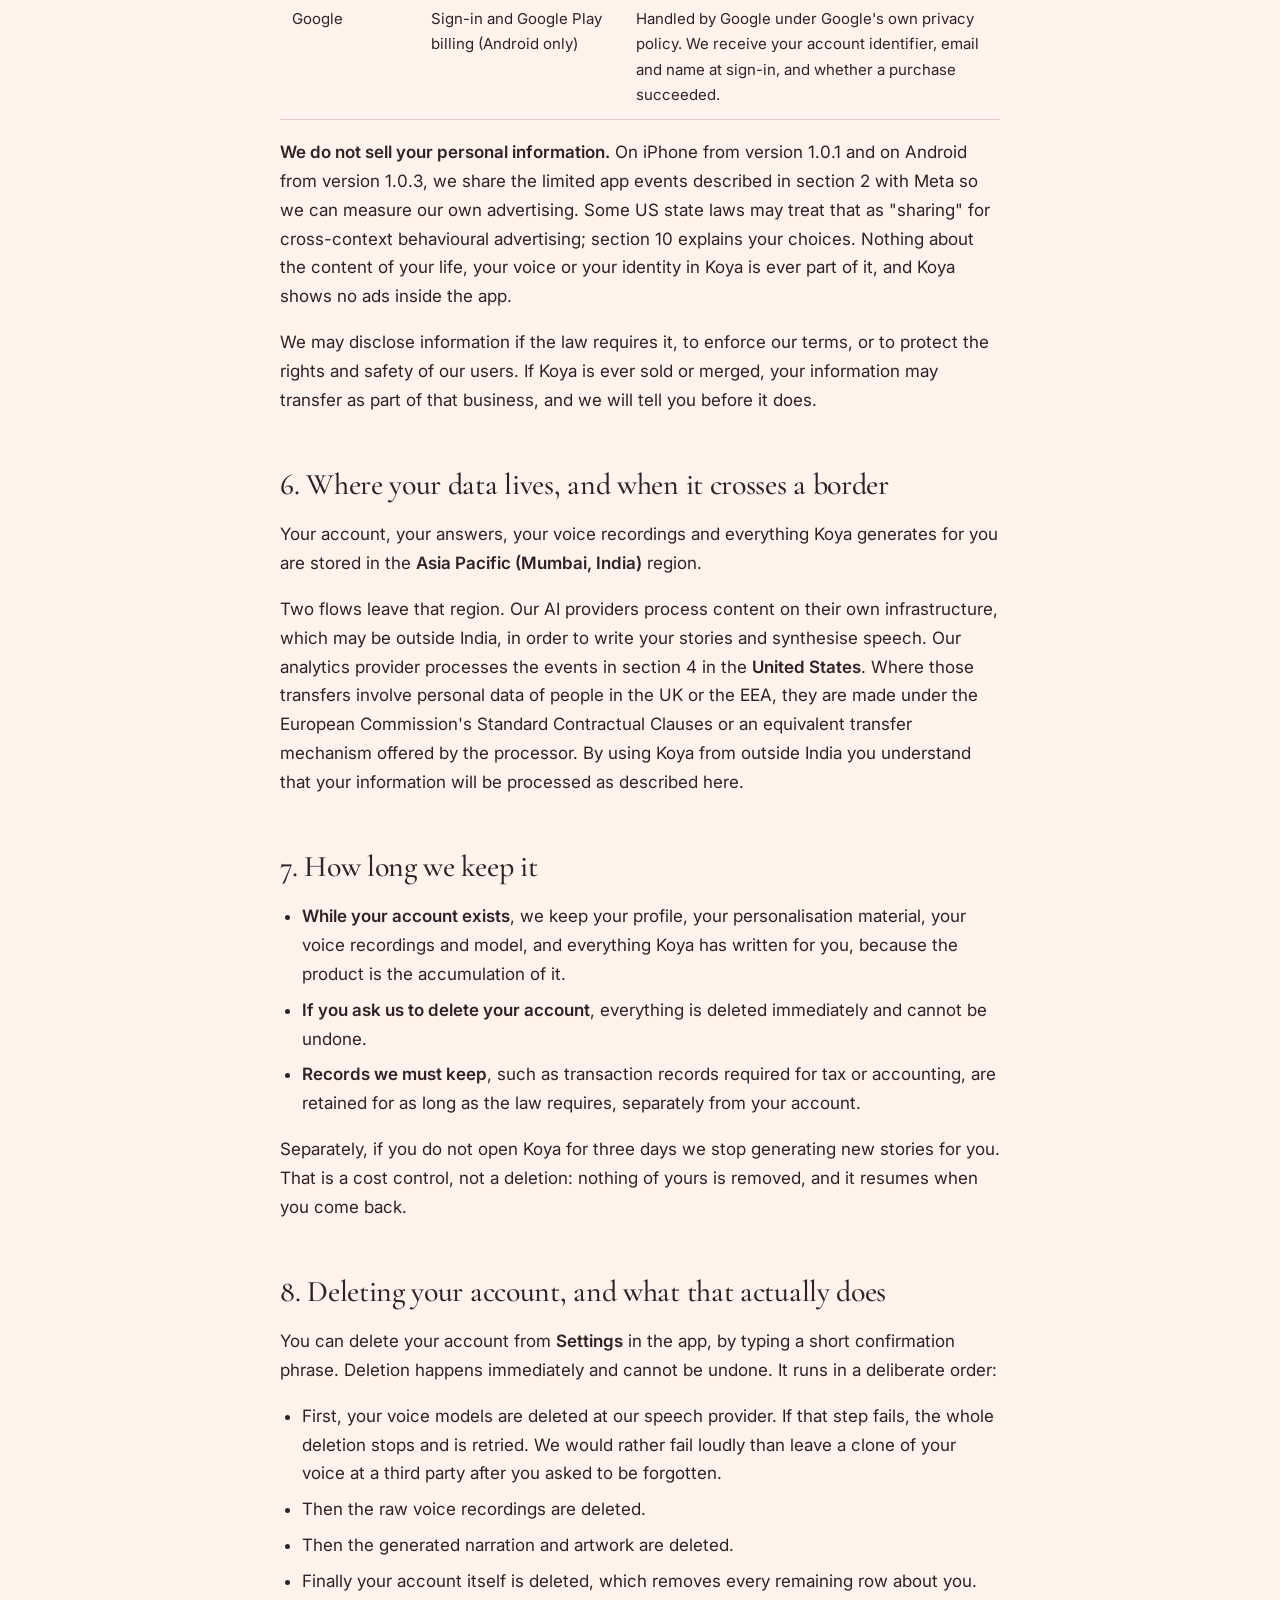
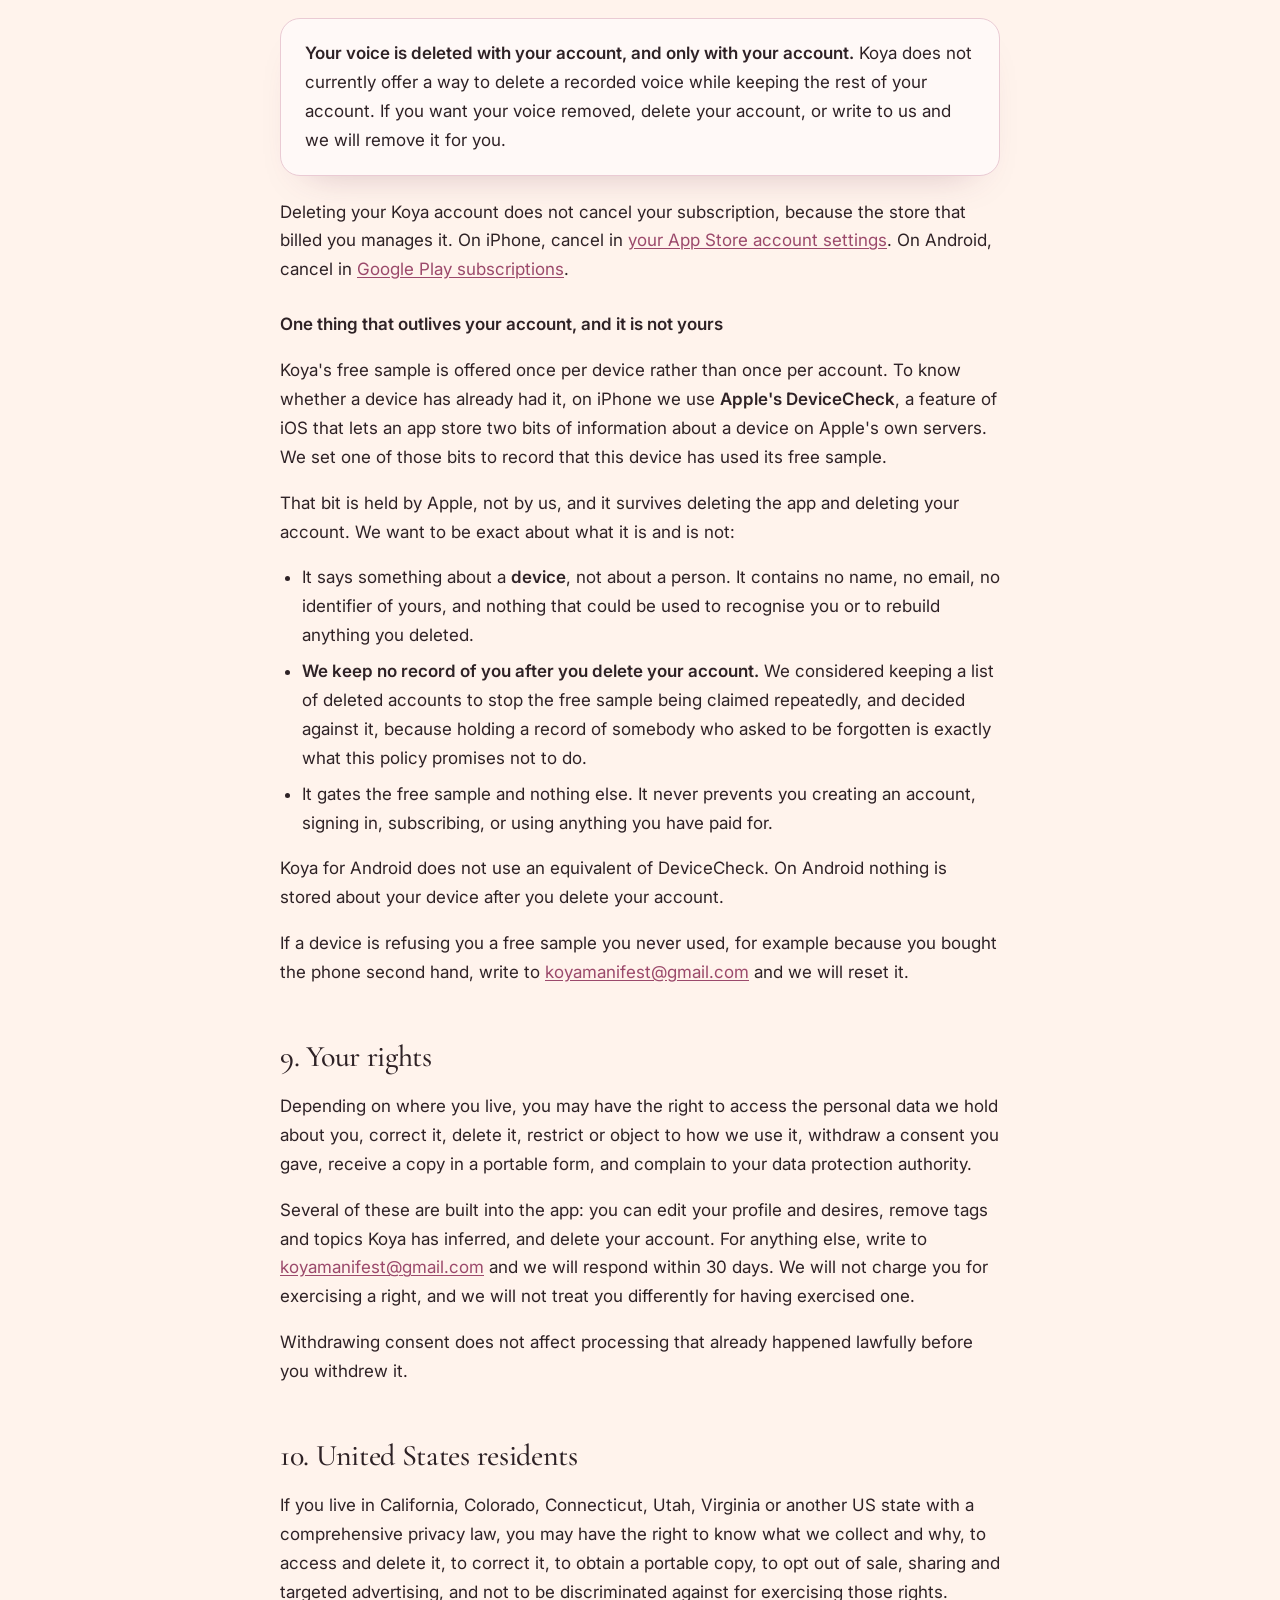
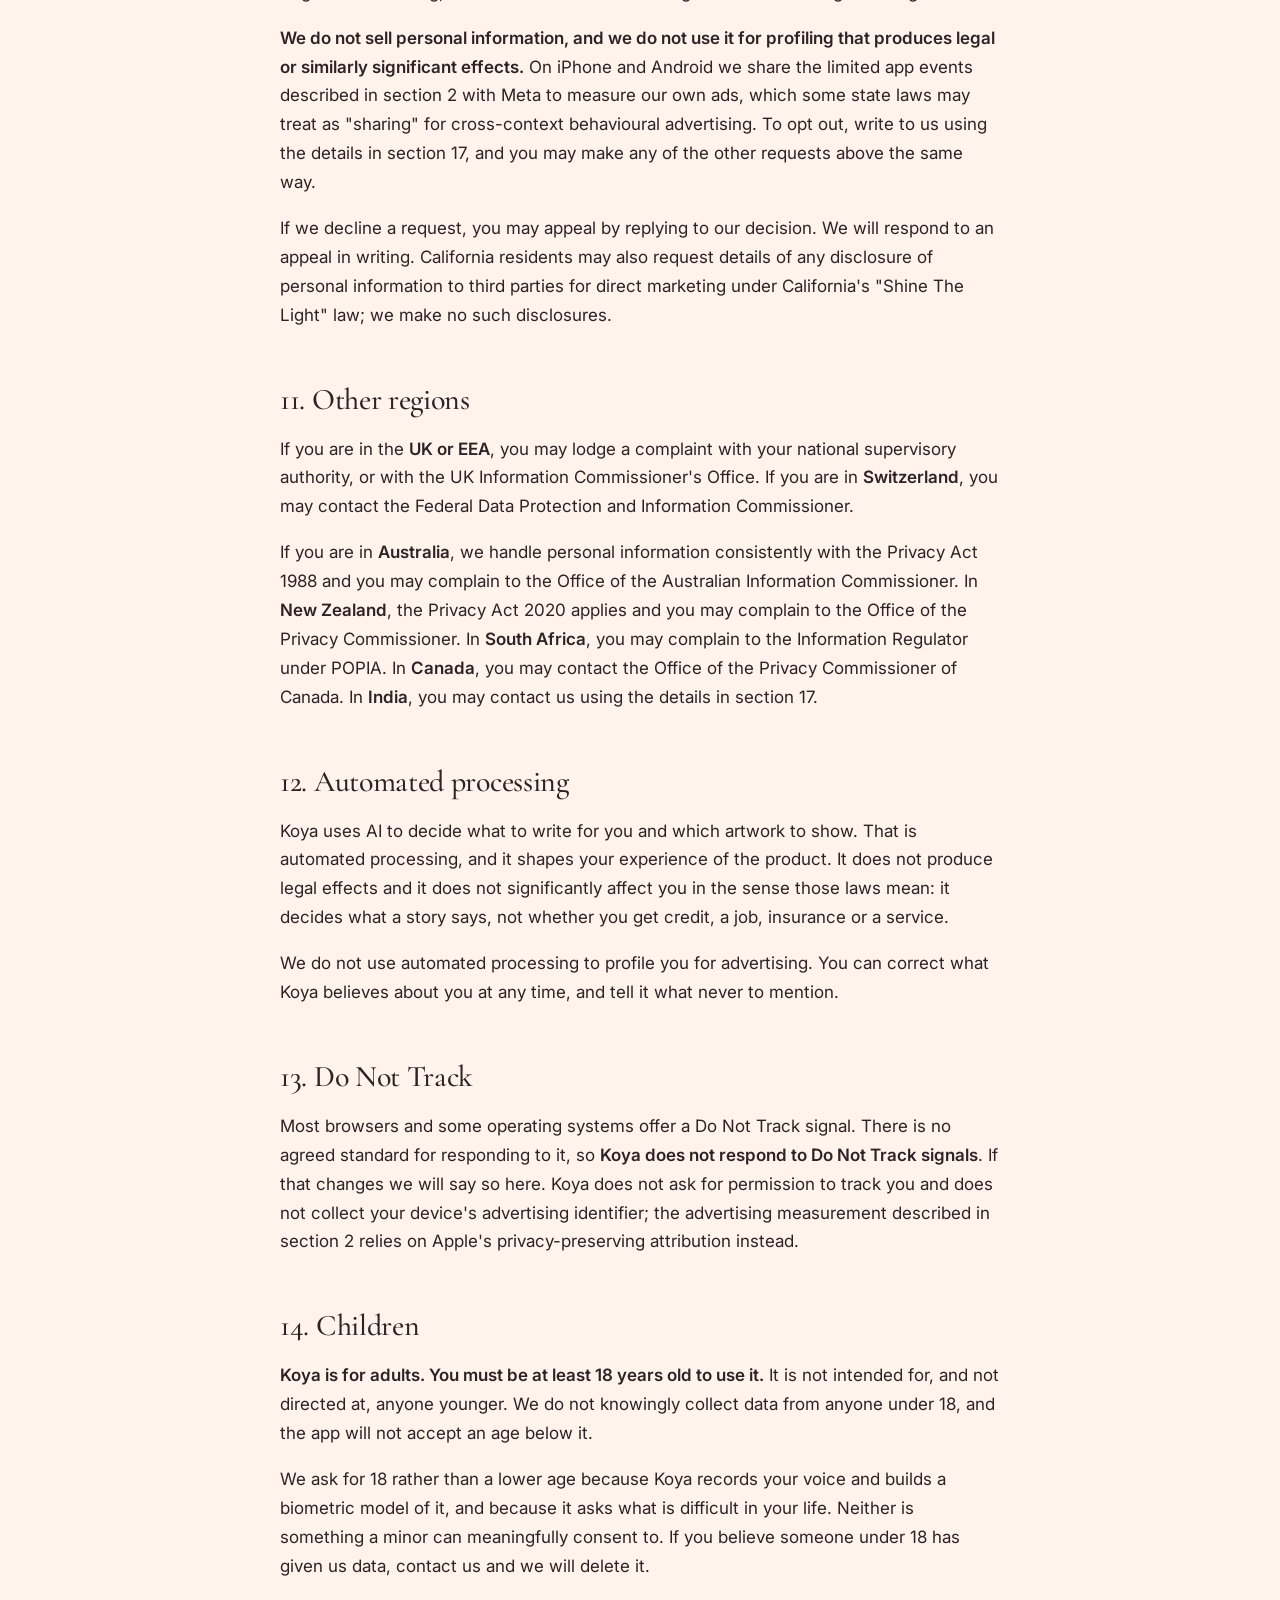
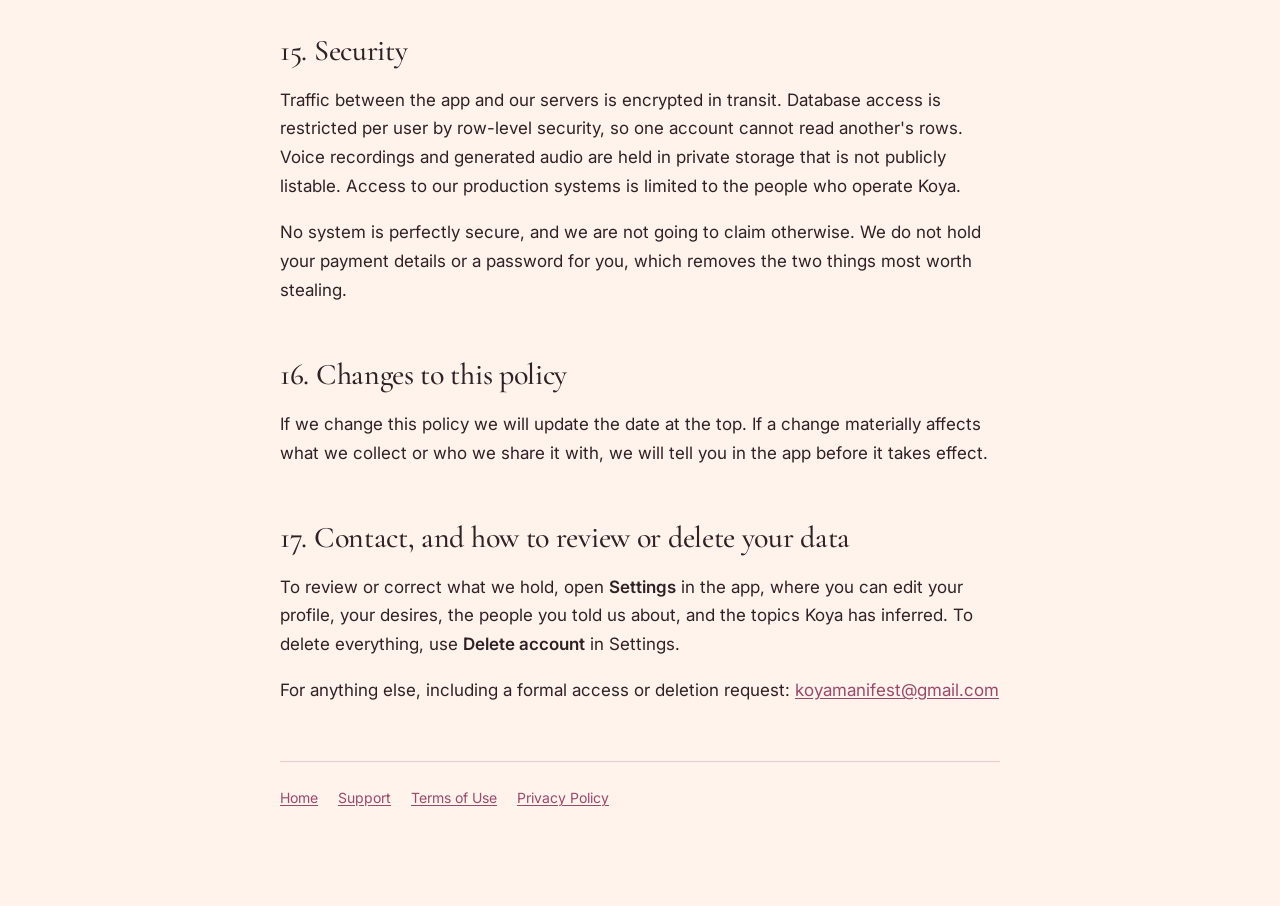
<file: privacy.html>
<!DOCTYPE html>
<html lang="en">
<head>
<meta charset="utf-8">
<meta name="viewport" content="width=device-width, initial-scale=1">
<title>Privacy Policy — Koya</title>
<meta name="description" content="What Koya collects, why, who it is shared with, and how to delete it.">
<link rel="icon" href="assets/koya-icon.png">
<link rel="preconnect" href="https://fonts.googleapis.com">
<link rel="preconnect" href="https://fonts.gstatic.com" crossorigin>
<link href="https://fonts.googleapis.com/css2?family=Cormorant+Garamond:ital,wght@0,500;1,500&family=Inter:wght@400;500;600&display=swap" rel="stylesheet">
<link rel="stylesheet" href="style.css">
</head>
<body>
<div class="topbar"><a class="brandmark" href="/"><img src="assets/icon.webp" alt="" width="30" height="30"><span>koya</span></a><a class="getapp" href="https://apps.apple.com/app/id6812510895">Get the app</a></div>
<main>

<header>
  <p class="brand">Koya</p>
  <h1>Privacy Policy</h1>
  <p class="dates">Effective 28 September 2026. Last updated 16 November 2026.</p>
</header>

<p>Koya writes you short stories about your own life, set tomorrow and written as though they
already happened, and reads them back in a voice you recorded yourself. To do that it has to know
things about you that are genuinely personal: what you want, what is hard right now, who matters to
you, and what your voice sounds like.</p>

<p>This policy says exactly what we hold, where it lives, who else touches it, and how to get rid of
it. It describes what the app actually does today, not what we might do later.</p>

<div class="note">
  <p><strong>The short version.</strong></p>
  <ul>
    <li>Your answers, your stories and your voice are yours. We do not sell them and we do not use
        them to advertise to you.</li>
    <li>Our analytics carry counts and durations, never the content of your stories or answers.</li>
    <li>Your data is stored in India. Analytics are processed in the United States.</li>
    <li>Deleting your account deletes everything, including the voice model held at our speech
        provider.</li>
    <li>We do not knowingly collect data from anyone under 18.</li>
  </ul>
</div>

<h2>Contents</h2>
<ul>
  <li><a href="#who">1. Who we are</a></li>
  <li><a href="#collect">2. What we collect</a></li>
  <li><a href="#why">3. Why we hold it, and on what legal basis</a></li>
  <li><a href="#analytics">4. What our analytics never contain</a></li>
  <li><a href="#sharing">5. Who else processes your data</a></li>
  <li><a href="#transfers">6. Where your data lives, and when it crosses a border</a></li>
  <li><a href="#retention">7. How long we keep it</a></li>
  <li><a href="#deletion">8. Deleting your account, and what that actually does</a></li>
  <li><a href="#rights">9. Your rights</a></li>
  <li><a href="#us">10. United States residents</a></li>
  <li><a href="#regions">11. Other regions</a></li>
  <li><a href="#automated">12. Automated processing</a></li>
  <li><a href="#dnt">13. Do Not Track</a></li>
  <li><a href="#children">14. Children</a></li>
  <li><a href="#security">15. Security</a></li>
  <li><a href="#changes">16. Changes to this policy</a></li>
  <li><a href="#contact">17. Contact, and how to review or delete your data</a></li>
</ul>

<h2 id="who">1. Who we are</h2>

<p>Koya is operated by the developer of the Koya apps for iOS and Android ("Koya", "we", "us"), who is the data
controller for the information described here. For any privacy question, including a request to
access or delete your data, contact us at
<a href="mailto:koyamanifest@gmail.com">koyamanifest@gmail.com</a>.</p>

<h2 id="collect">2. What we collect</h2>

<h3>Account</h3>
<p>On iPhone, Koya uses <strong>Sign in with Apple</strong>. We receive a stable identifier for your
Apple Account and, if you allow it, an email address. If you choose Apple's <em>Hide My Email</em>,
what we receive is Apple's private relay address rather than your real one, and we never learn your
real address.</p>
<p>On Android, Koya uses <strong>Sign in with Google</strong>. We receive a stable identifier for your
Google Account, your email address and the name on that account. We do not receive your Google
password, your contacts, or anything else in your Google Account.</p>
<p>Either way, we do not operate passwords, so there is no Koya password to lose.</p>

<h3>What you tell us during onboarding and afterwards</h3>
<ul>
  <li>Your first name, and optionally your city, age, gender and occupation.</li>
  <li>The language you want Koya to speak, your locale and your time zone.</li>
  <li>Free-text answers about what you want and what is hard for you at the moment.</li>
  <li>The desires you are working towards, and the people who matter to you, including the names
      and relationships you choose to give us.</li>
  <li>Topics you never want mentioned, and corrections you make to how Koya writes about you.</li>
</ul>
<p>This is the personalisation material. It is the reason a Koya story is about you rather than
about nobody. Some of what you write here may reveal things that count as sensitive in your country,
such as health, beliefs or relationships. We do not ask for that, we do not use it to categorise
you, and we hold it only to write your stories.</p>

<h3>Voice</h3>
<ul>
  <li>The audio you record so Koya can read in your own voice, and the voice model built from it.</li>
  <li>Short clips you record to teach Koya how to pronounce a particular name or word.</li>
  <li>Audio you dictate instead of typing, which is converted to text.</li>
  <li>A record that you consented to voice cloning: the version of the consent text, the time you
      accepted it, and a one-way hash of the IP address it came from. We keep the hash, not the
      address, because the purpose is to evidence that consent happened and nothing more.</li>
</ul>

<h3>What Koya makes for you</h3>
<p>The stories, affirmations, narration and artwork generated for your account, plus which of them
you played, how far you got, and when.</p>

<p><strong>Sleep audio is not personalised.</strong> The sleep tracks in Koya are a shared library
that is the same for everybody. They are not written from your answers, not generated for you, and
contain nothing about you. We record that you played one, in the same way we record any other
playback.</p>

<h3>Subscription</h3>
<p>Whether your subscription is active, which product it is, and when it expires. Payment itself is
handled by Apple on iPhone and by Google Play on Android. <strong>We never see your card, and we never receive your payment details.</strong></p>

<h3>Device and technical data</h3>
<p>Collected automatically when you use the app: a device and installation identifier, your device
model and operating system version, the Koya app version, your approximate country inferred from
your IP address, and the IP address itself as part of ordinary network traffic. We do not collect
precise location, and Koya never asks for location permission.</p>

<h3>Advertising measurement</h3>
<p>From version 1.0.1 on iPhone and version 1.0.3 on Android, Koya includes Meta's software development kit so that we can tell
whether our own ads on Instagram and Facebook lead to people installing and subscribing to Koya. It
sends Meta a small set of app events: that the app was installed and opened, that onboarding was
completed, and that a purchase or subscription happened and for what price, together with device
data such as model, operating system and IP address. <strong>It never sends your stories, your
answers, the people you told us about, your voice, your name, your email or your Koya account
identifier.</strong> Koya does not ask for permission to track you and does not collect your
device's advertising identifier (the IDFA on iPhone, the Android advertising ID on Android); Meta
measures through privacy-preserving attribution (Apple's SKAdNetwork on iPhone, and the Google Play
install referrer and Android's Attribution API on Android) and its own Aggregated Event Measurement.
Koya shows no ads inside the app.</p>

<h3>Notifications</h3>
<p>If you allow notifications, we store the times you want to be reminded. Koya's daily reminders
are scheduled locally on your device rather than pushed from our servers, so the reminder itself
does not send anything about you to us.</p>

<h2 id="why">3. Why we hold it, and on what legal basis</h2>

<table>
  <tr><th>Purpose</th><th>Data</th><th>Basis</th></tr>
  <tr>
    <td>Writing and narrating your stories</td>
    <td>Onboarding answers, desires, people, name, language, voice model</td>
    <td>Performance of our contract with you</td>
  </tr>
  <tr>
    <td>Cloning your voice</td>
    <td>Voice recordings and the model built from them</td>
    <td>Your explicit consent</td>
  </tr>
  <tr>
    <td>Running your subscription</td>
    <td>Subscription status and product</td>
    <td>Performance of our contract with you</td>
  </tr>
  <tr>
    <td>Improving the product and keeping it working</td>
    <td>Product analytics, device data, failure records</td>
    <td>Our legitimate interest in a working product</td>
  </tr>
  <tr>
    <td>Measuring whether our own ads work</td>
    <td>The app events and device data described under "Advertising measurement"</td>
    <td>Our legitimate interest in knowing which of our ads bring people to Koya</td>
  </tr>
  <tr>
    <td>Preventing abuse and meeting legal obligations</td>
    <td>Account identifiers, consent records</td>
    <td>Legitimate interest and legal obligation</td>
  </tr>
</table>

<p>Voice data is biometric data in some jurisdictions. We therefore ask for your express consent
before recording a voice for cloning, and record that consent.</p>

<h2 id="analytics">4. What our analytics never contain</h2>

<div class="note">
  <p>Koya's product analytics carry <strong>identifiers, counts, durations, languages and
  outcomes</strong>. They never carry the content of your life.</p>
  <p>No story title, no story text, no affirmation, no desire, no name of a person you told us
  about, no answer you typed, and no audio. We record that a story was played and for how long. We
  do not record what the story said.</p>
</div>

<p>This is enforced in a single file in the app that declares every event Koya can send, so it is a
property of the code rather than a promise about our intentions. Analytics are attached to your
account identifier so we can answer questions like how many people finish a story, and they are
cleared when you sign out. Session recording and automatic screen capture are switched off.</p>

<h2 id="sharing">5. Who else processes your data</h2>

<p>We use a small number of processors. Each one gets only what it needs to do its job. We do not
share your information with anyone else, and we do not use data brokers.</p>

<table>
  <tr><th>Processor</th><th>What it does</th><th>What it receives</th></tr>
  <tr>
    <td>Supabase</td>
    <td>Database, file storage, authentication</td>
    <td>Everything in section 2, stored in the Asia Pacific (Mumbai, India) region</td>
  </tr>
  <tr>
    <td>Google (Gemini)</td>
    <td>Writes story and affirmation text, generates artwork, transcribes speech</td>
    <td>The personalisation material needed to write for you, and audio you dictate</td>
  </tr>
  <tr>
    <td>Cartesia</td>
    <td>Voice cloning and speech synthesis</td>
    <td>Your voice recordings, the voice model, and the text to be spoken</td>
  </tr>
  <tr>
    <td>PostHog</td>
    <td>Product analytics</td>
    <td>Only the events in section 4, plus device data, processed in the United States</td>
  </tr>
  <tr>
    <td>RevenueCat</td>
    <td>Subscription management</td>
    <td>Your account identifier and subscription status</td>
  </tr>
  <tr>
    <td>Meta Platforms</td>
    <td>Measuring our ads on Instagram and Facebook</td>
    <td>The app events and device data described under "Advertising measurement" in section 2. Never story content, answers, names, voice, email or your account identifier. Handled by Meta under Meta's own privacy policy.</td>
  </tr>
  <tr>
    <td>Apple</td>
    <td>Sign-in, payments, and the DeviceCheck bit described in section 8 (iPhone only)</td>
    <td>Handled by Apple under Apple's own privacy policy. The DeviceCheck bit identifies a device, not you.</td>
  </tr>
  <tr>
    <td>Google</td>
    <td>Sign-in and Google Play billing (Android only)</td>
    <td>Handled by Google under Google's own privacy policy. We receive your account identifier, email and name at sign-in, and whether a purchase succeeded.</td>
  </tr>
</table>

<p><strong>We do not sell your personal information.</strong> On iPhone from version 1.0.1 and on Android from version 1.0.3, we share
the limited app events described in section 2 with Meta so we can measure our own advertising. Some
US state laws may treat that as "sharing" for cross-context behavioural advertising; section 10
explains your choices. Nothing about the content of your life, your voice or your identity in Koya is
ever part of it, and Koya shows no ads inside the app.</p>

<p>We may disclose information if the law requires it, to enforce our terms, or to protect the
rights and safety of our users. If Koya is ever sold or merged, your information may transfer as
part of that business, and we will tell you before it does.</p>

<h2 id="transfers">6. Where your data lives, and when it crosses a border</h2>

<p>Your account, your answers, your voice recordings and everything Koya generates for you are
stored in the <strong>Asia Pacific (Mumbai, India)</strong> region.</p>

<p>Two flows leave that region. Our AI providers process content on their own infrastructure, which
may be outside India, in order to write your stories and synthesise speech. Our analytics provider
processes the events in section 4 in the <strong>United States</strong>. Where those transfers
involve personal data of people in the UK or the EEA, they are made under the European Commission's
Standard Contractual Clauses or an equivalent transfer mechanism offered by the processor. By using
Koya from outside India you understand that your information will be processed as described here.</p>

<h2 id="retention">7. How long we keep it</h2>

<ul>
  <li><strong>While your account exists</strong>, we keep your profile, your personalisation
      material, your voice recordings and model, and everything Koya has written for you, because
      the product is the accumulation of it.</li>
  <li><strong>If you ask us to delete your account</strong>, everything is deleted immediately
      and cannot be undone.</li>
  <li><strong>Records we must keep</strong>, such as transaction records required for tax or
      accounting, are retained for as long as the law requires, separately from your account.</li>
</ul>

<p>Separately, if you do not open Koya for three days we stop generating new stories for you. That
is a cost control, not a deletion: nothing of yours is removed, and it resumes when you come back.</p>

<h2 id="deletion">8. Deleting your account, and what that actually does</h2>

<p>You can delete your account from <strong>Settings</strong> in the app, by typing a short
confirmation phrase. Deletion happens immediately and cannot be undone. It runs in a deliberate
order:</p>

<ul>
  <li>First, your voice models are deleted at our speech provider. If that step fails, the whole
      deletion stops and is retried. We would rather fail loudly than leave a clone of your voice at
      a third party after you asked to be forgotten.</li>
  <li>Then the raw voice recordings are deleted.</li>
  <li>Then the generated narration and artwork are deleted.</li>
  <li>Finally your account itself is deleted, which removes every remaining row about you.</li>
</ul>

<div class="note">
  <p><strong>Your voice is deleted with your account, and only with your account.</strong> Koya does
  not currently offer a way to delete a recorded voice while keeping the rest of your account. If
  you want your voice removed, delete your account, or write to us and we will remove it for you.</p>
</div>

<p>Deleting your Koya account does not cancel your subscription, because the store that billed you
manages it. On iPhone, cancel in
<a href="https://apps.apple.com/account/subscriptions">your App Store account settings</a>. On
Android, cancel in
<a href="https://play.google.com/store/account/subscriptions">Google Play subscriptions</a>.</p>

<h3>One thing that outlives your account, and it is not yours</h3>

<p>Koya's free sample is offered once per device rather than once per account. To know whether a
device has already had it, on iPhone we use <strong>Apple's DeviceCheck</strong>, a feature of iOS that lets
an app store two bits of information about a device on Apple's own servers. We set one of those bits
to record that this device has used its free sample.</p>

<p>That bit is held by Apple, not by us, and it survives deleting the app and deleting your account.
We want to be exact about what it is and is not:</p>

<ul>
  <li>It says something about a <strong>device</strong>, not about a person. It contains no name, no
      email, no identifier of yours, and nothing that could be used to recognise you or to rebuild
      anything you deleted.</li>
  <li><strong>We keep no record of you after you delete your account.</strong> We considered keeping
      a list of deleted accounts to stop the free sample being claimed repeatedly, and decided
      against it, because holding a record of somebody who asked to be forgotten is exactly what
      this policy promises not to do.</li>
  <li>It gates the free sample and nothing else. It never prevents you creating an account, signing
      in, subscribing, or using anything you have paid for.</li>
</ul>

<p>Koya for Android does not use an equivalent of DeviceCheck. On Android nothing is stored about
your device after you delete your account.</p>

<p>If a device is refusing you a free sample you never used, for example because you bought the
phone second hand, write to
<a href="mailto:koyamanifest@gmail.com">koyamanifest@gmail.com</a> and we will reset it.</p>

<h2 id="rights">9. Your rights</h2>

<p>Depending on where you live, you may have the right to access the personal data we hold about
you, correct it, delete it, restrict or object to how we use it, withdraw a consent you gave,
receive a copy in a portable form, and complain to your data protection authority.</p>

<p>Several of these are built into the app: you can edit your profile and desires, remove tags and
topics Koya has inferred, and delete your account. For anything else, write to
<a href="mailto:koyamanifest@gmail.com">koyamanifest@gmail.com</a> and we will respond within
30 days. We will not charge you for exercising a right, and we will not treat you differently for
having exercised one.</p>

<p>Withdrawing consent does not affect processing that already happened lawfully before you
withdrew it.</p>

<h2 id="us">10. United States residents</h2>

<p>If you live in California, Colorado, Connecticut, Utah, Virginia or another US state with a
comprehensive privacy law, you may have the right to know what we collect and why, to access and
delete it, to correct it, to obtain a portable copy, to opt out of sale, sharing and targeted
advertising, and not to be discriminated against for exercising those rights.</p>

<p><strong>We do not sell personal information, and we do not use it for profiling that produces
legal or similarly significant effects.</strong> On iPhone and Android we share the limited app events described
in section 2 with Meta to measure our own ads, which some state laws may treat as "sharing" for
cross-context behavioural advertising. To opt out, write to us using the details in section 17, and
you may make any of the other requests above the same way.</p>

<p>If we decline a request, you may appeal by replying to our decision. We will respond to an appeal
in writing. California residents may also request details of any disclosure of personal information
to third parties for direct marketing under California's "Shine The Light" law; we make no such
disclosures.</p>

<h2 id="regions">11. Other regions</h2>

<p>If you are in the <strong>UK or EEA</strong>, you may lodge a complaint with your national
supervisory authority, or with the UK Information Commissioner's Office. If you are in
<strong>Switzerland</strong>, you may contact the Federal Data Protection and Information
Commissioner.</p>

<p>If you are in <strong>Australia</strong>, we handle personal information consistently with the
Privacy Act 1988 and you may complain to the Office of the Australian Information Commissioner. In
<strong>New Zealand</strong>, the Privacy Act 2020 applies and you may complain to the Office of the
Privacy Commissioner. In <strong>South Africa</strong>, you may complain to the Information
Regulator under POPIA. In <strong>Canada</strong>, you may contact the Office of the Privacy
Commissioner of Canada. In <strong>India</strong>, you may contact us using the details in section
17.</p>

<h2 id="automated">12. Automated processing</h2>

<p>Koya uses AI to decide what to write for you and which artwork to show. That is automated
processing, and it shapes your experience of the product. It does not produce legal effects and it
does not significantly affect you in the sense those laws mean: it decides what a story says, not
whether you get credit, a job, insurance or a service.</p>

<p>We do not use automated processing to profile you for advertising. You can correct what Koya
believes about you at any time, and tell it what never to mention.</p>

<h2 id="dnt">13. Do Not Track</h2>

<p>Most browsers and some operating systems offer a Do Not Track signal. There is no agreed standard
for responding to it, so <strong>Koya does not respond to Do Not Track signals</strong>. If that
changes we will say so here. Koya does not ask for permission to track you and does not collect your
device's advertising identifier; the advertising measurement described in section 2 relies on Apple's
privacy-preserving attribution instead.</p>

<h2 id="children">14. Children</h2>

<p><strong>Koya is for adults. You must be at least 18 years old to use it.</strong> It is not
intended for, and not directed at, anyone younger. We do not knowingly collect data from anyone
under 18, and the app will not accept an age below it.</p>

<p>We ask for 18 rather than a lower age because Koya records your voice and builds a biometric
model of it, and because it asks what is difficult in your life. Neither is something a minor can
meaningfully consent to. If you believe someone under 18 has given us data, contact us and we will
delete it.

<h2 id="security">15. Security</h2>

<p>Traffic between the app and our servers is encrypted in transit. Database access is restricted
per user by row-level security, so one account cannot read another's rows. Voice recordings and
generated audio are held in private storage that is not publicly listable. Access to our production
systems is limited to the people who operate Koya.</p>

<p>No system is perfectly secure, and we are not going to claim otherwise. We do not hold your
payment details or a password for you, which removes the two things most worth stealing.</p>

<h2 id="changes">16. Changes to this policy</h2>

<p>If we change this policy we will update the date at the top. If a change materially affects what
we collect or who we share it with, we will tell you in the app before it takes effect.</p>

<h2 id="contact">17. Contact, and how to review or delete your data</h2>

<p>To review or correct what we hold, open <strong>Settings</strong> in the app, where you can edit
your profile, your desires, the people you told us about, and the topics Koya has inferred. To
delete everything, use <strong>Delete account</strong> in Settings.</p>

<p>For anything else, including a formal access or deletion request:
<a href="mailto:koyamanifest@gmail.com">koyamanifest@gmail.com</a></p>

<footer>
  <a href="/">Home</a>
  <a href="support.html">Support</a>
  <a href="terms.html">Terms of Use</a>
  <a href="privacy.html">Privacy Policy</a>
</footer>

</main>
</body>
</html>
</file>
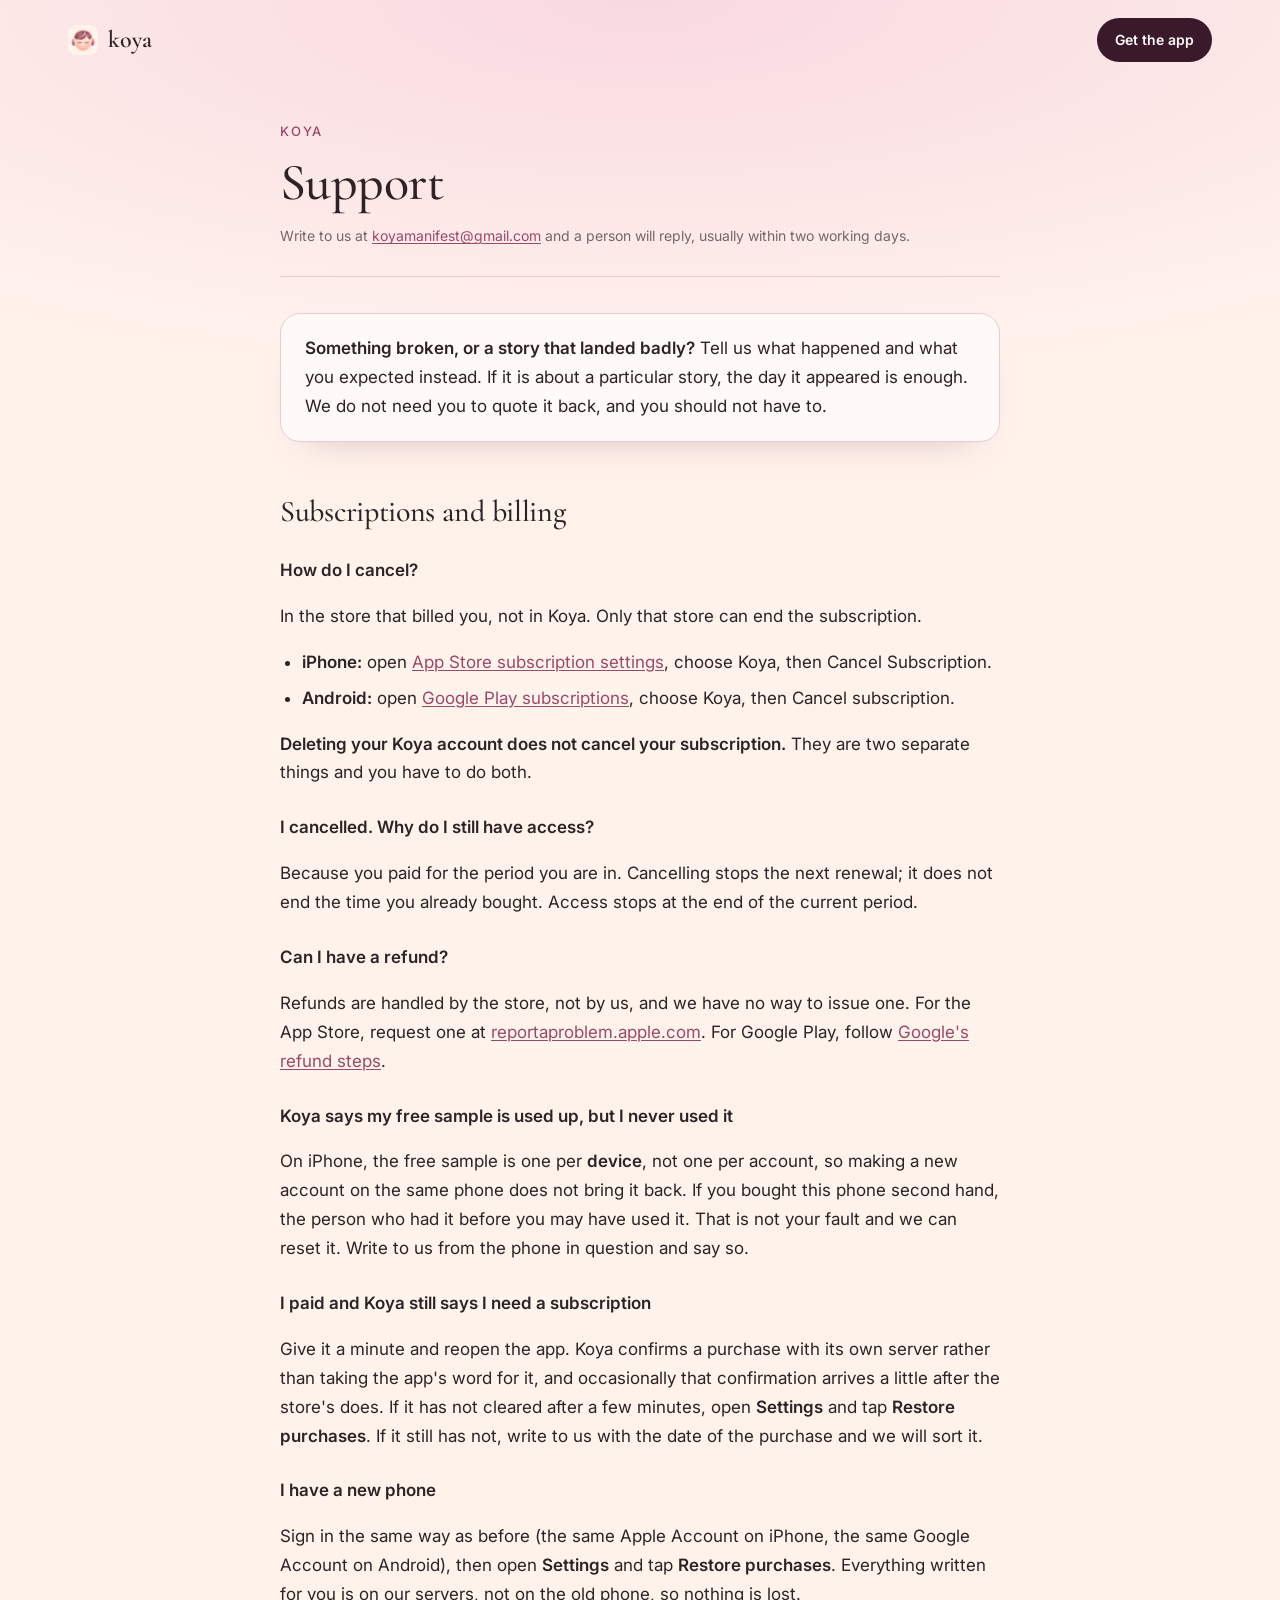
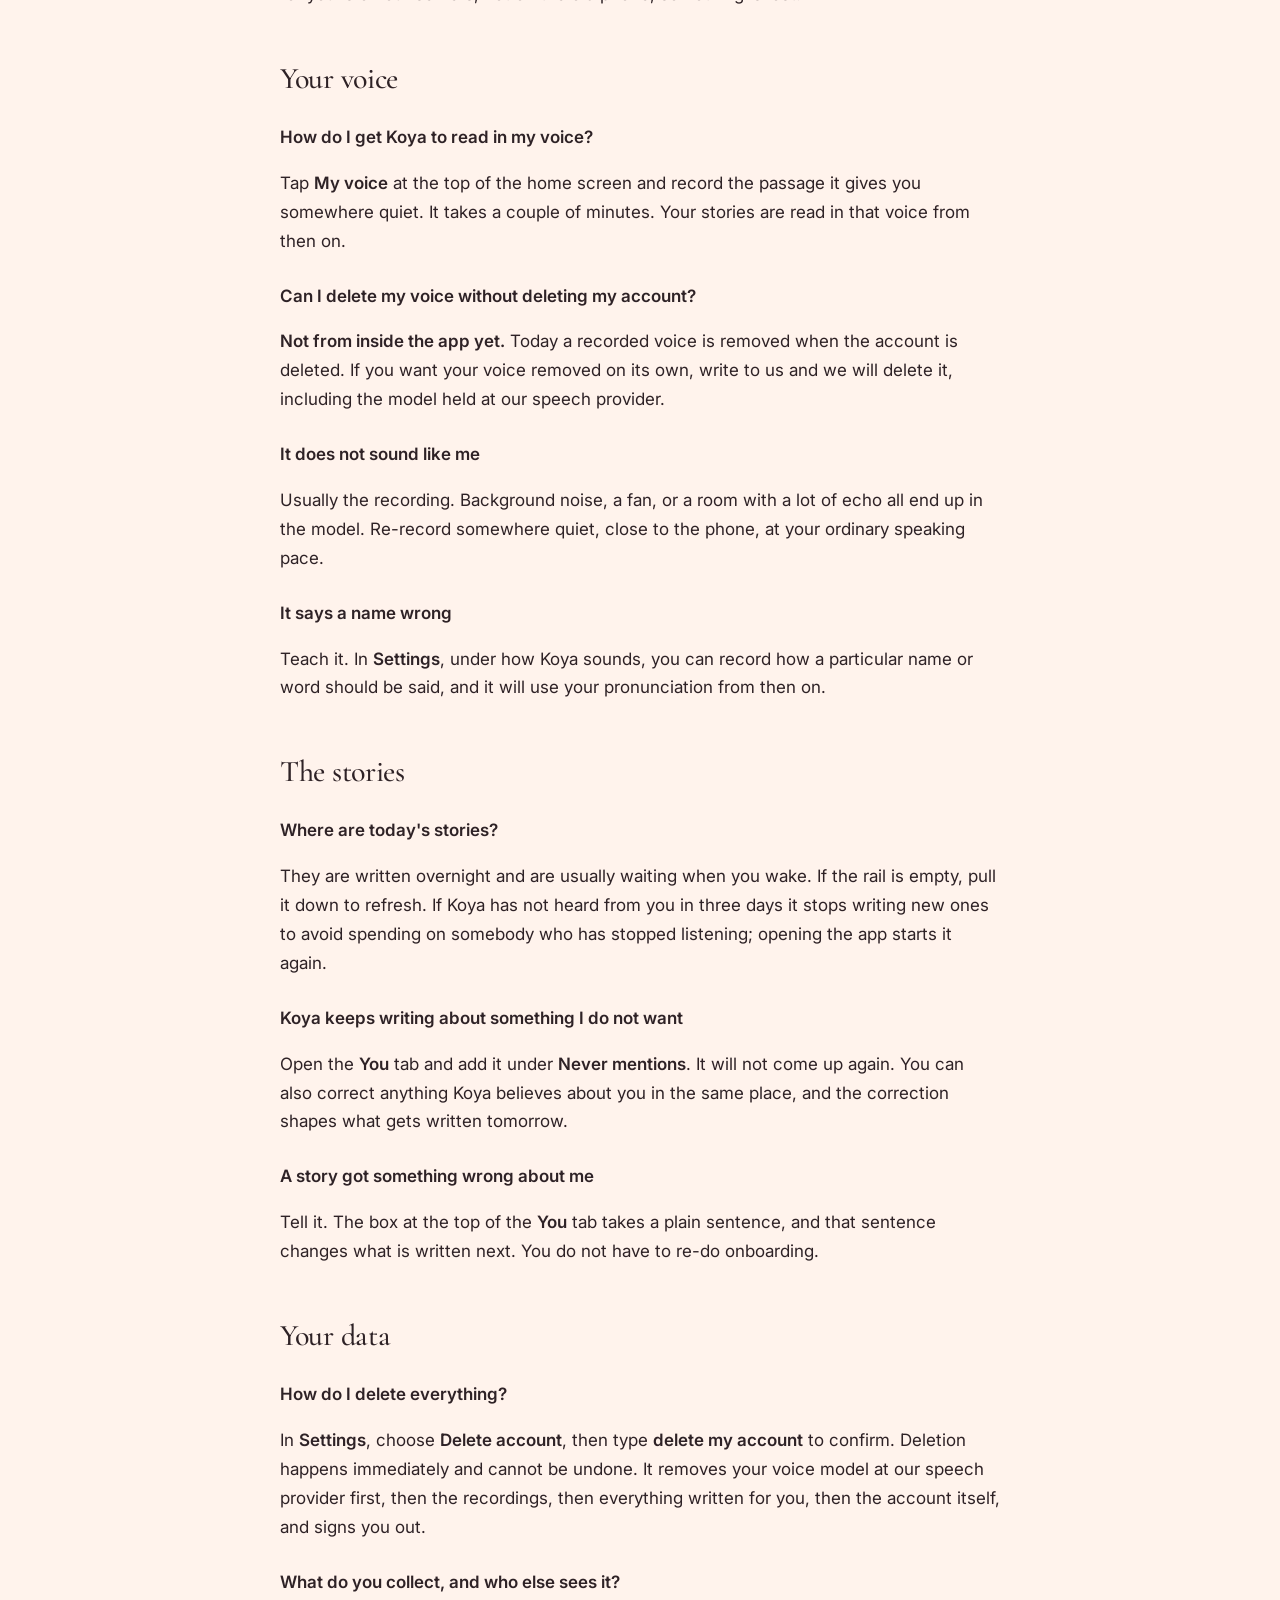
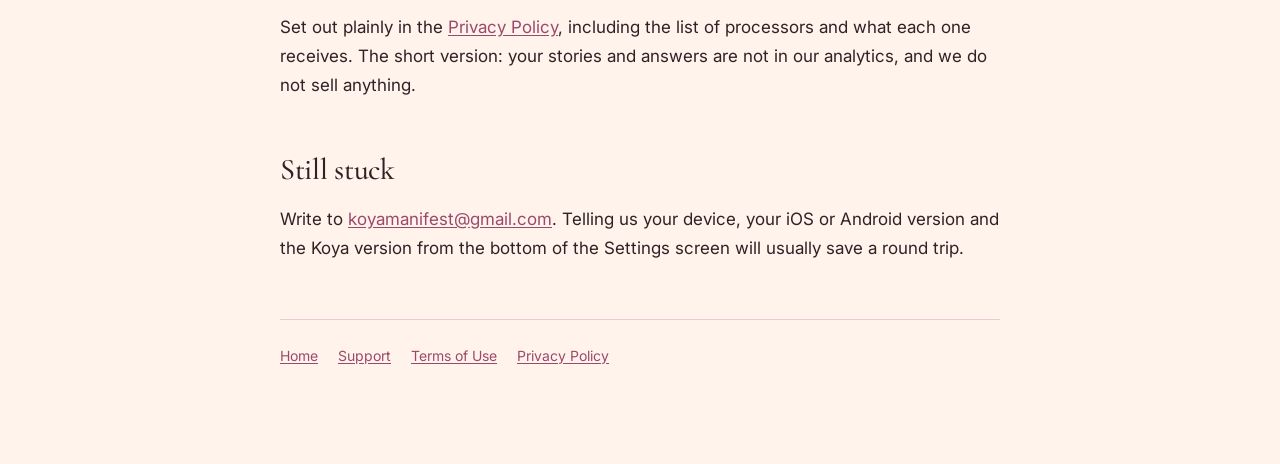
<file: support.html>
<!DOCTYPE html>
<html lang="en">
<head>
<meta charset="utf-8">
<meta name="viewport" content="width=device-width, initial-scale=1">
<title>Support — Koya</title>
<meta name="description" content="Help with Koya: subscriptions, your voice, your data, and how to reach a human.">
<link rel="icon" href="assets/koya-icon.png">
<link rel="preconnect" href="https://fonts.googleapis.com">
<link rel="preconnect" href="https://fonts.gstatic.com" crossorigin>
<link href="https://fonts.googleapis.com/css2?family=Cormorant+Garamond:ital,wght@0,500;1,500&family=Inter:wght@400;500;600&display=swap" rel="stylesheet">
<link rel="stylesheet" href="style.css">
</head>
<body>
<div class="topbar"><a class="brandmark" href="/"><img src="assets/icon.webp" alt="" width="30" height="30"><span>koya</span></a><a class="getapp" href="https://apps.apple.com/app/id6812510895">Get the app</a></div>
<main>

<header>
  <p class="brand">Koya</p>
  <h1>Support</h1>
  <p class="dates">Write to us at <a href="mailto:koyamanifest@gmail.com">koyamanifest@gmail.com</a>
  and a person will reply, usually within two working days.</p>
</header>

<div class="note">
  <p><strong>Something broken, or a story that landed badly?</strong> Tell us what happened and
  what you expected instead. If it is about a particular story, the day it appeared is enough. We
  do not need you to quote it back, and you should not have to.</p>
</div>

<h2>Subscriptions and billing</h2>

<h3>How do I cancel?</h3>
<p>In the store that billed you, not in Koya. Only that store can end the subscription.</p>
<ul>
  <li><strong>iPhone:</strong> open <a href="https://apps.apple.com/account/subscriptions">App Store
      subscription settings</a>, choose Koya, then Cancel Subscription.</li>
  <li><strong>Android:</strong> open <a href="https://play.google.com/store/account/subscriptions">Google
      Play subscriptions</a>, choose Koya, then Cancel subscription.</li>
</ul>

<p><strong>Deleting your Koya account does not cancel your subscription.</strong> They are two
separate things and you have to do both.</p>

<h3>I cancelled. Why do I still have access?</h3>
<p>Because you paid for the period you are in. Cancelling stops the next renewal; it does not end
the time you already bought. Access stops at the end of the current period.</p>

<h3>Can I have a refund?</h3>
<p>Refunds are handled by the store, not by us, and we have no way to issue one. For the App Store,
request one at <a href="https://reportaproblem.apple.com">reportaproblem.apple.com</a>. For Google
Play, follow <a href="https://support.google.com/googleplay/answer/2479637">Google's refund
steps</a>.</p>

<h3>Koya says my free sample is used up, but I never used it</h3>
<p>On iPhone, the free sample is one per <strong>device</strong>, not one per account, so making a new account
on the same phone does not bring it back. If you bought this phone second hand, the person who had
it before you may have used it. That is not your fault and we can reset it. Write to us from the
phone in question and say so.</p>

<h3>I paid and Koya still says I need a subscription</h3>
<p>Give it a minute and reopen the app. Koya confirms a purchase with its own server rather than
taking the app's word for it, and occasionally that confirmation arrives a little after the store's
does. If it has not cleared after a few minutes, open <strong>Settings</strong> and tap
<strong>Restore purchases</strong>. If it still has not, write to us with the date of the purchase
and we will sort it.</p>

<h3>I have a new phone</h3>
<p>Sign in the same way as before (the same Apple Account on iPhone, the same Google Account on
Android), then open <strong>Settings</strong> and tap
<strong>Restore purchases</strong>. Everything written for you is on our servers, not on the old
phone, so nothing is lost.</p>

<h2>Your voice</h2>

<h3>How do I get Koya to read in my voice?</h3>
<p>Tap <strong>My voice</strong> at the top of the home screen and record the passage it gives you
somewhere quiet. It takes a couple of minutes. Your stories are read in that voice from then on.</p>

<h3>Can I delete my voice without deleting my account?</h3>
<p><strong>Not from inside the app yet.</strong> Today a recorded voice is removed when the account
is deleted. If you want your voice removed on its own, write to us and we will delete it, including
the model held at our speech provider.</p>

<h3>It does not sound like me</h3>
<p>Usually the recording. Background noise, a fan, or a room with a lot of echo all end up in the
model. Re-record somewhere quiet, close to the phone, at your ordinary speaking pace.</p>

<h3>It says a name wrong</h3>
<p>Teach it. In <strong>Settings</strong>, under how Koya sounds, you can record how a particular
name or word should be said, and it will use your pronunciation from then on.</p>

<h2>The stories</h2>

<h3>Where are today's stories?</h3>
<p>They are written overnight and are usually waiting when you wake. If the rail is empty, pull it
down to refresh. If Koya has not heard from you in three days it stops writing new ones to avoid
spending on somebody who has stopped listening; opening the app starts it again.</p>

<h3>Koya keeps writing about something I do not want</h3>
<p>Open the <strong>You</strong> tab and add it under <strong>Never mentions</strong>. It will not
come up again. You can also correct anything Koya believes about you in the same place, and the
correction shapes what gets written tomorrow.</p>

<h3>A story got something wrong about me</h3>
<p>Tell it. The box at the top of the <strong>You</strong> tab takes a plain sentence, and that
sentence changes what is written next. You do not have to re-do onboarding.</p>

<h2>Your data</h2>

<h3>How do I delete everything?</h3>
<p>In <strong>Settings</strong>, choose <strong>Delete account</strong>, then type
<strong>delete my account</strong> to confirm. Deletion happens immediately and cannot be undone. It
removes your voice model at our speech provider first, then the recordings, then everything written
for you, then the account itself, and signs you out.</p>

<h3>What do you collect, and who else sees it?</h3>
<p>Set out plainly in the <a href="privacy.html">Privacy Policy</a>, including the list of
processors and what each one receives. The short version: your stories and answers are not in our
analytics, and we do not sell anything.</p>

<h2>Still stuck</h2>

<p>Write to <a href="mailto:koyamanifest@gmail.com">koyamanifest@gmail.com</a>. Telling us your
device, your iOS or Android version and the Koya version from the bottom of the Settings screen will usually
save a round trip.</p>

<footer>
  <a href="/">Home</a>
  <a href="support.html">Support</a>
  <a href="terms.html">Terms of Use</a>
  <a href="privacy.html">Privacy Policy</a>
</footer>

</main>
</body>
</html>
</file>
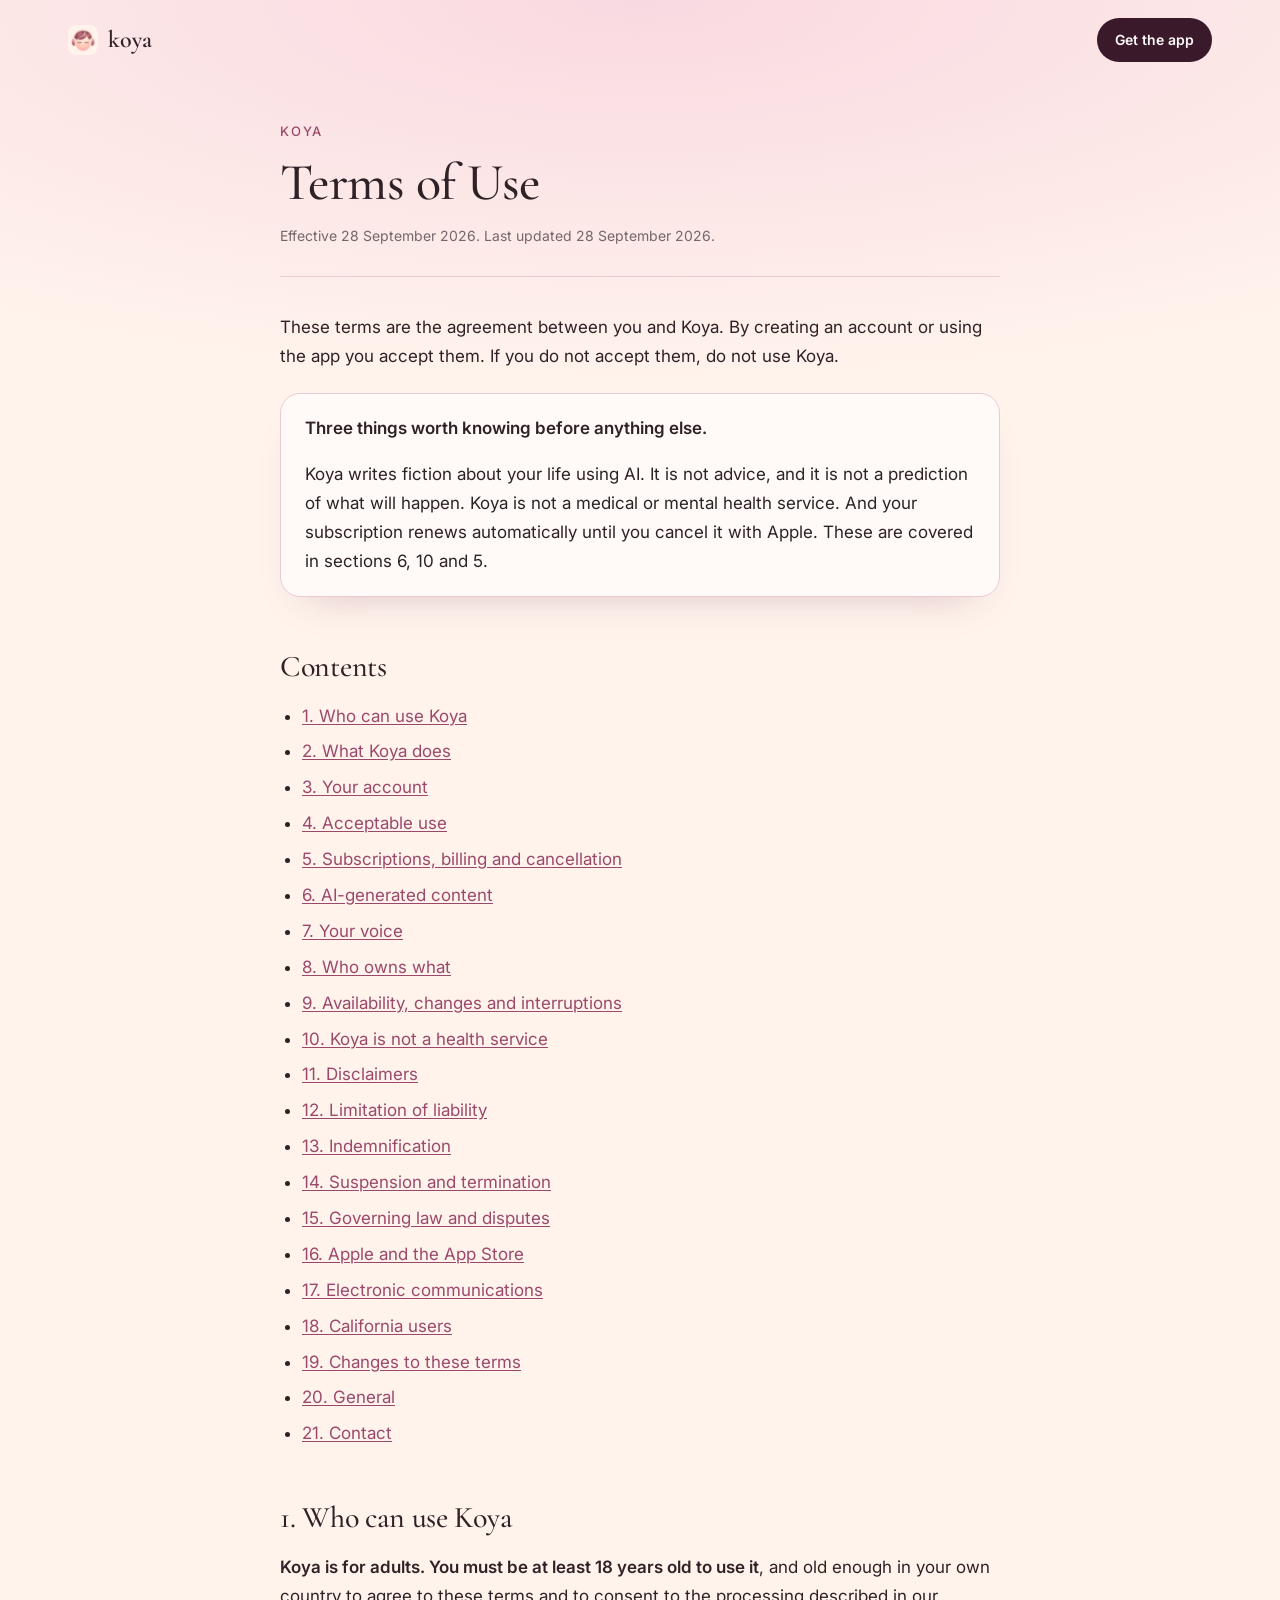
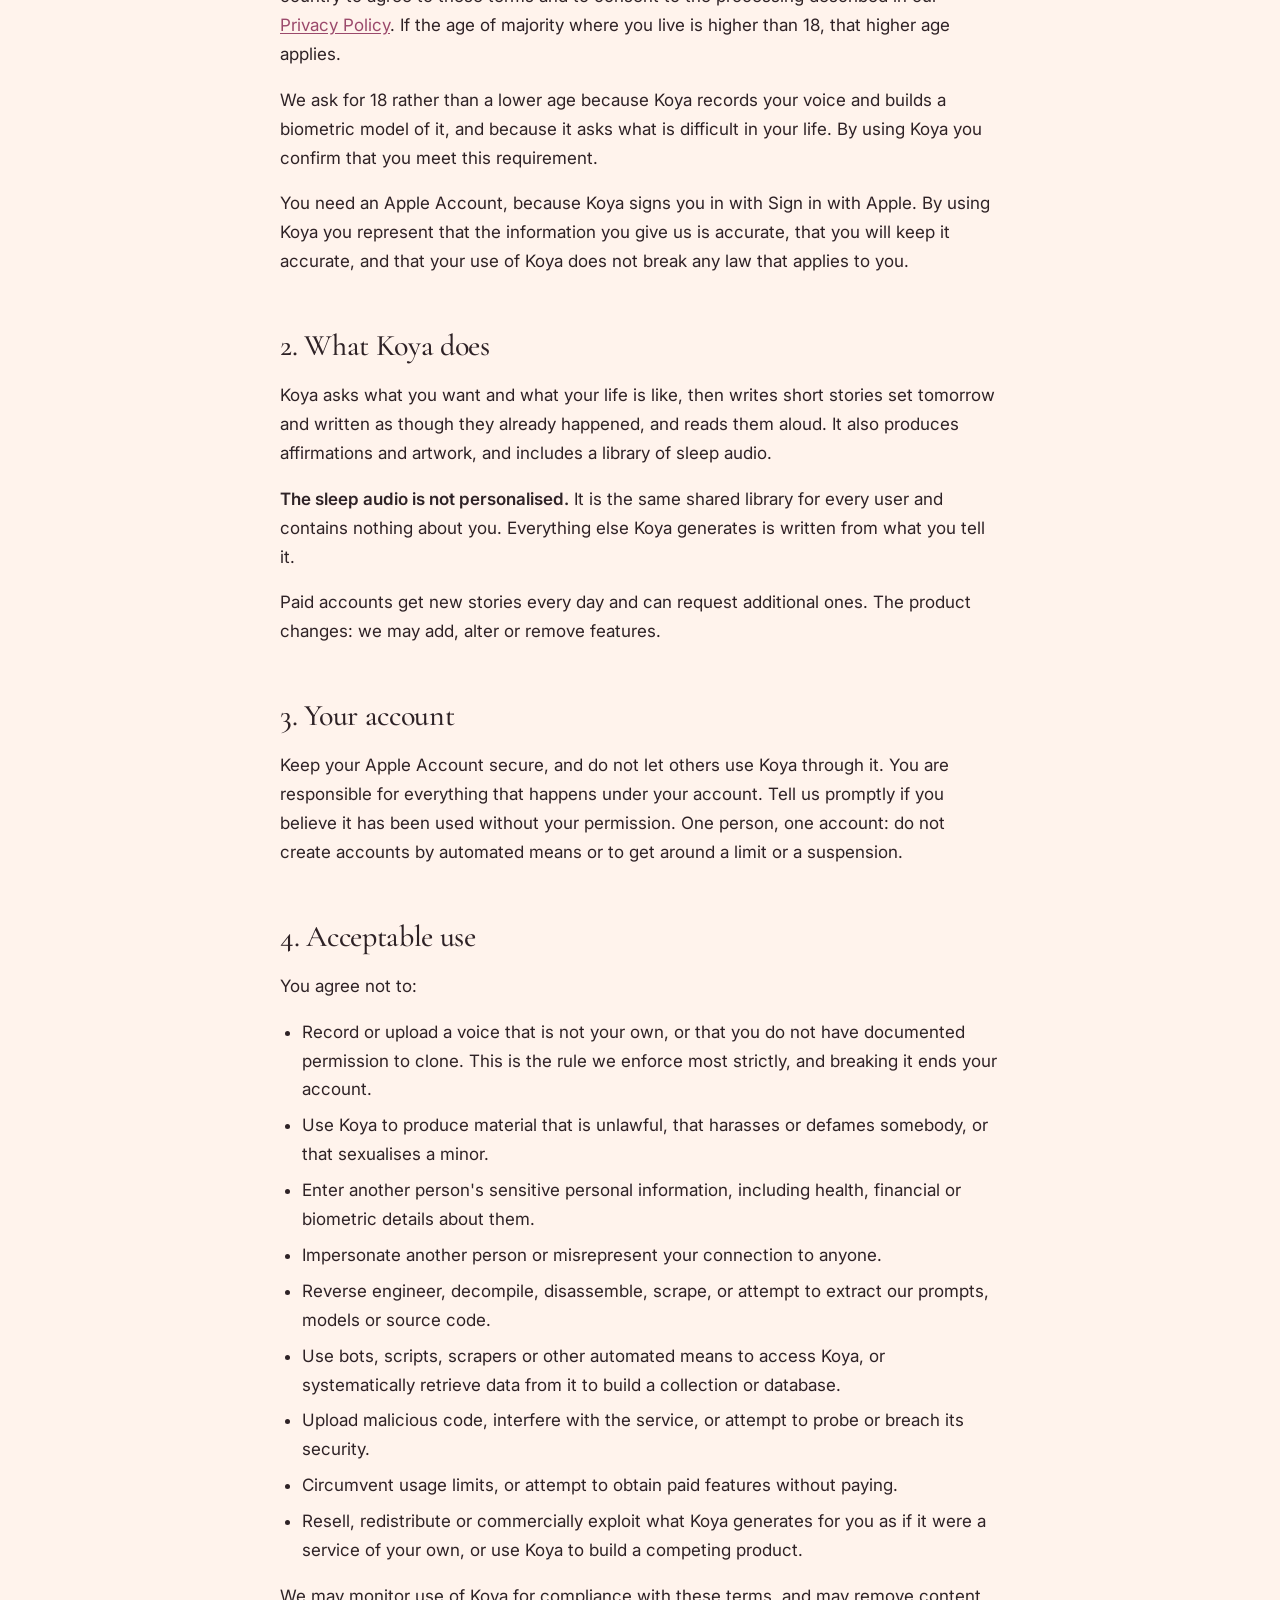
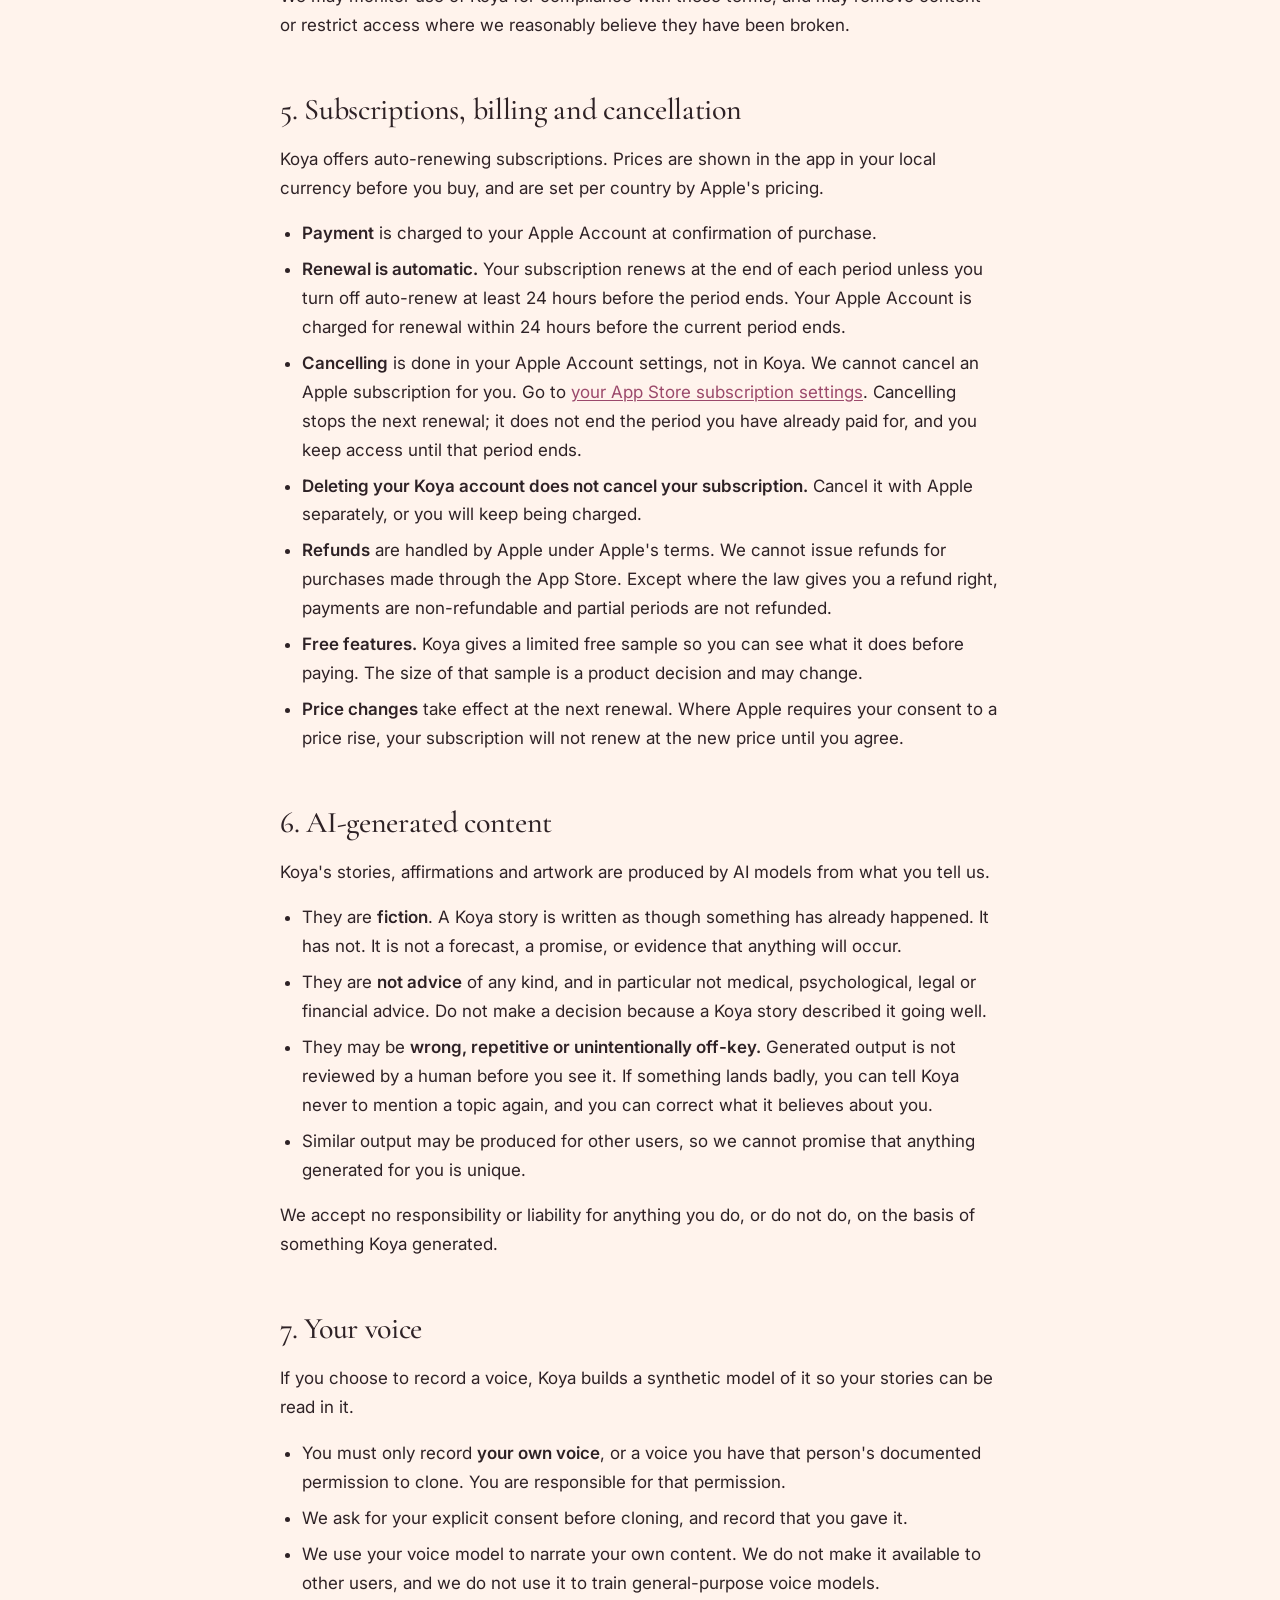
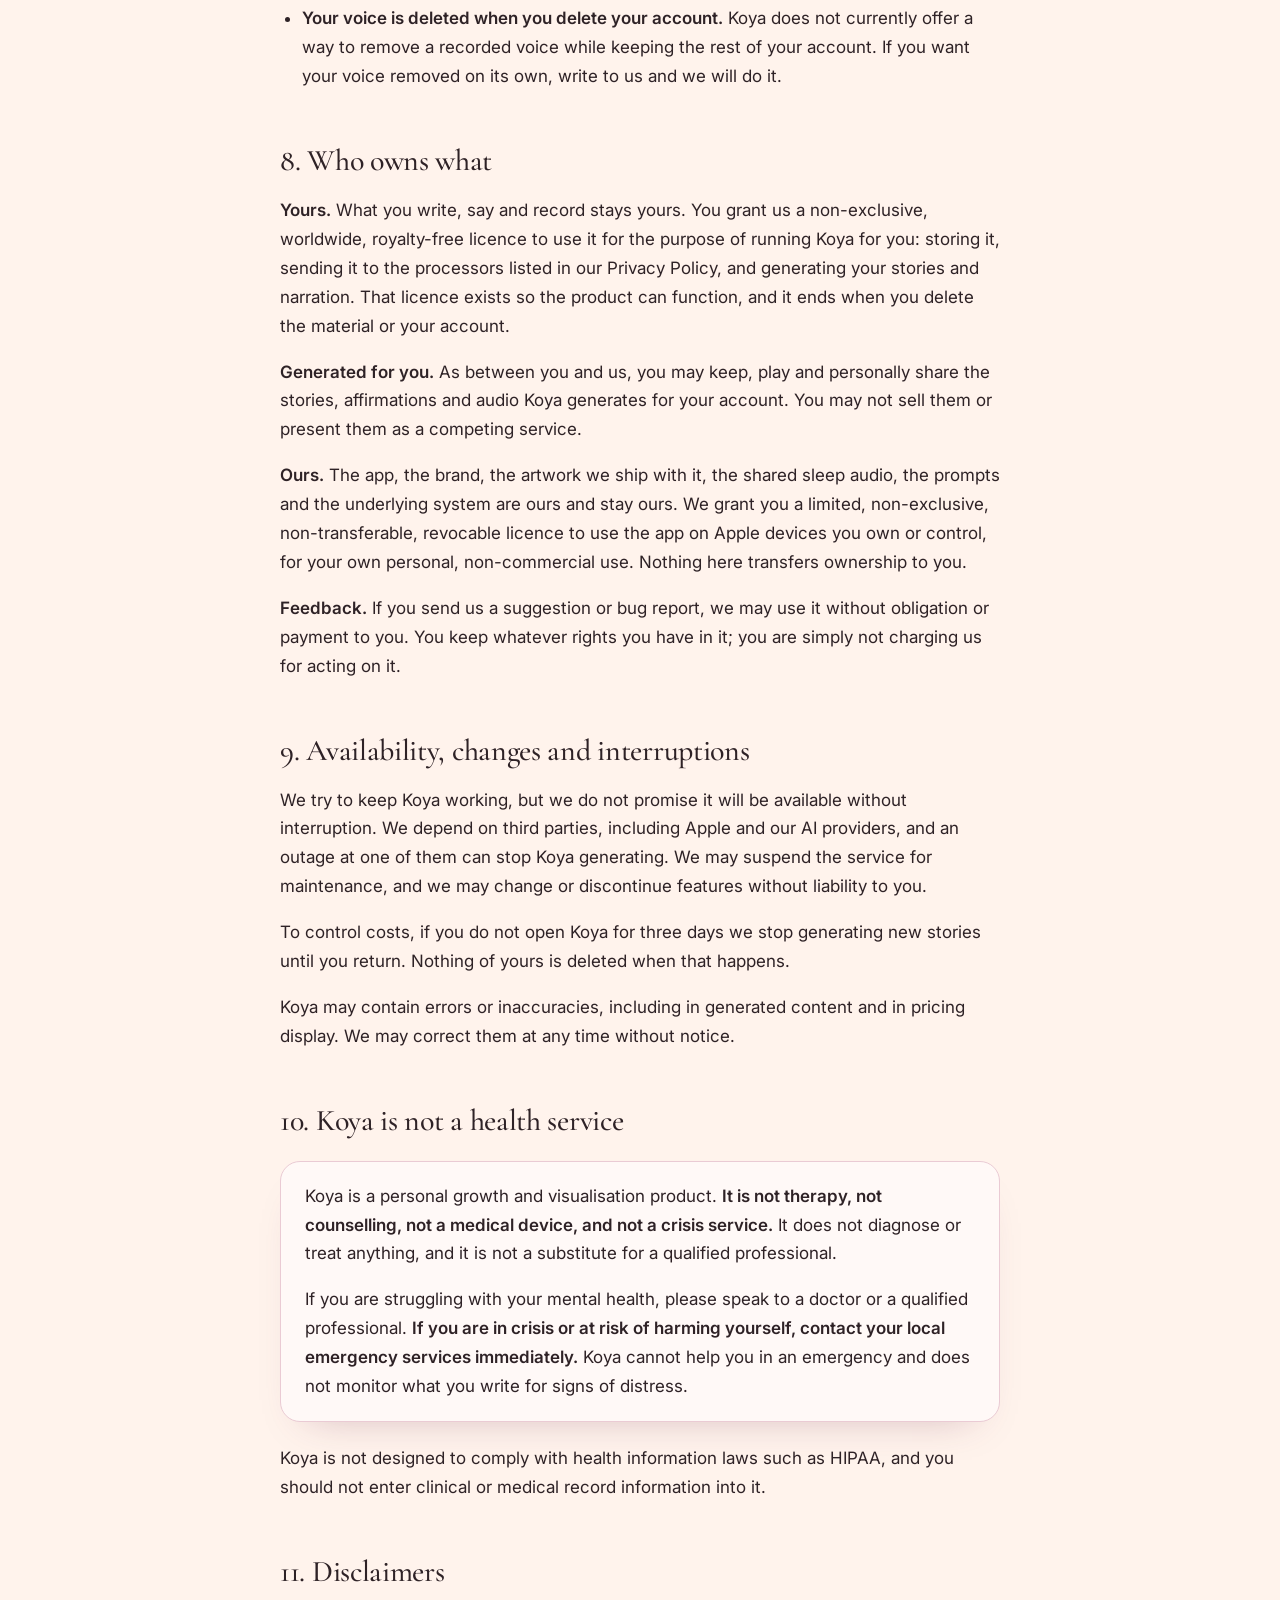
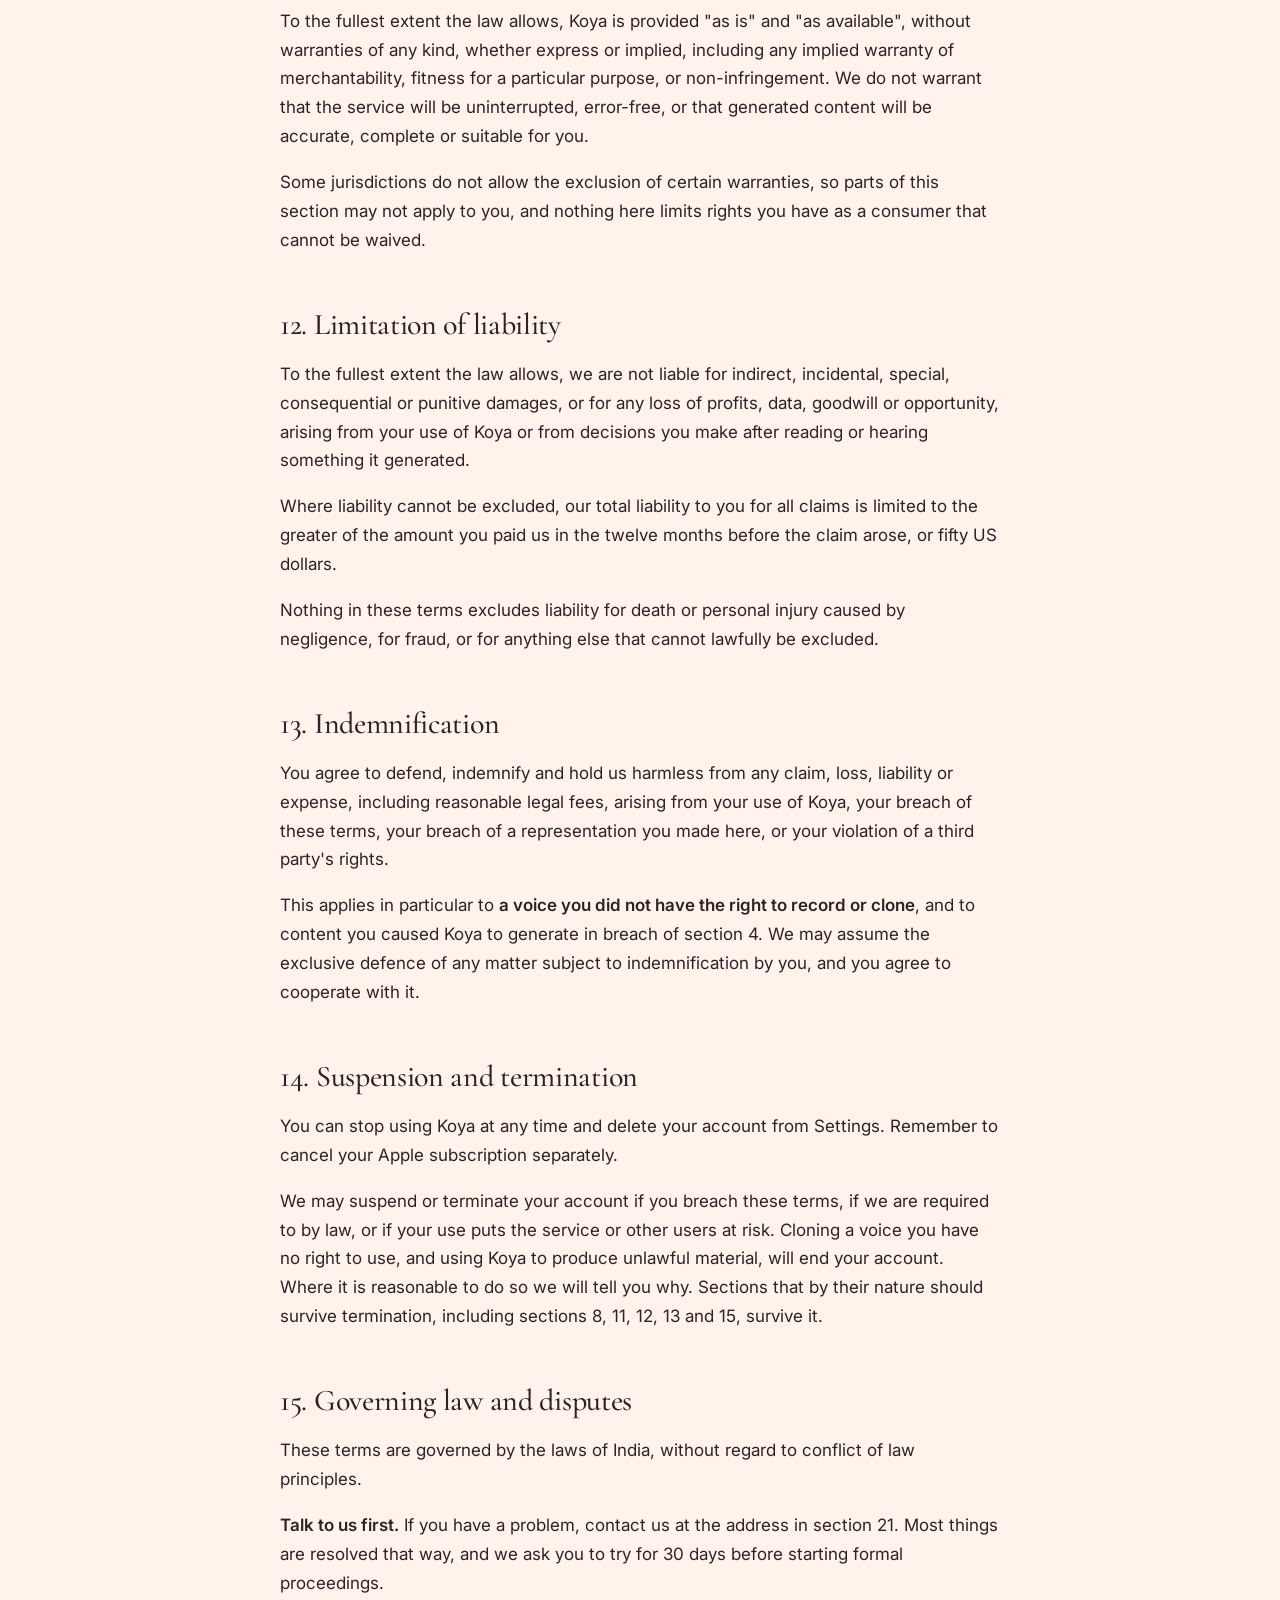
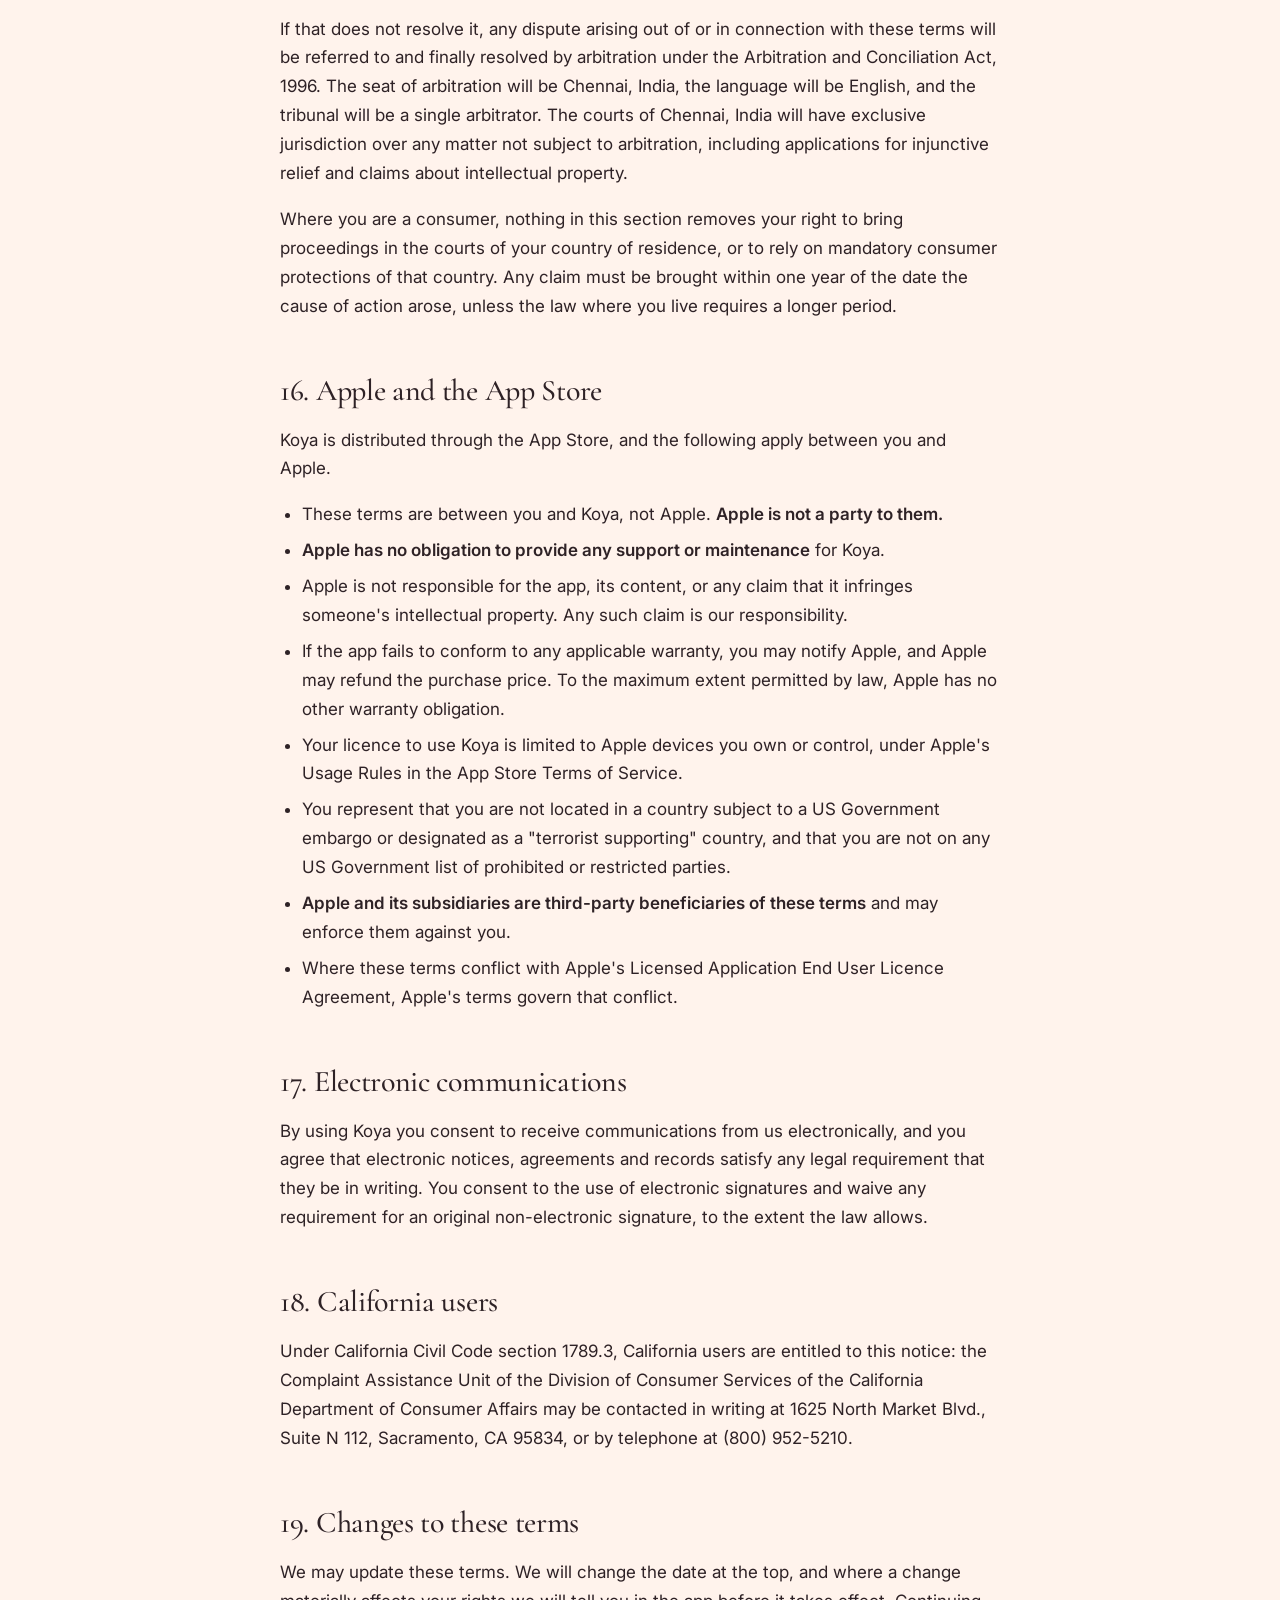
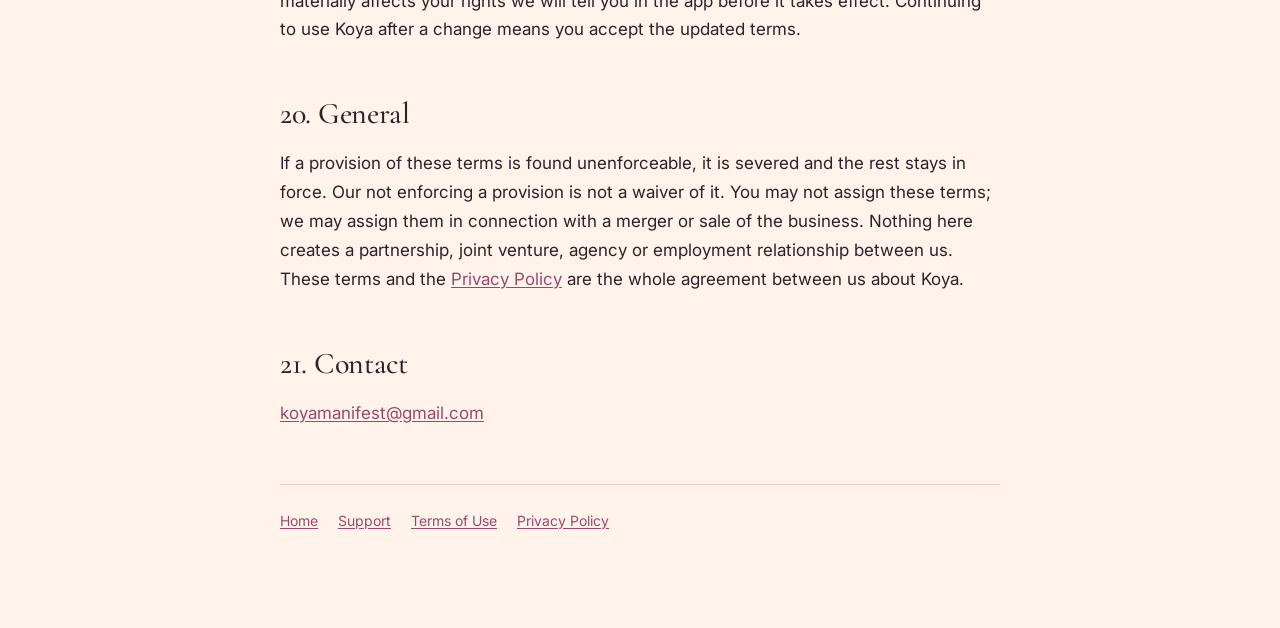
<file: terms.html>
<!DOCTYPE html>
<html lang="en">
<head>
<meta charset="utf-8">
<meta name="viewport" content="width=device-width, initial-scale=1">
<title>Terms of Use — Koya</title>
<meta name="description" content="The agreement between you and Koya: subscriptions, voice, AI-written stories, and what Koya is not.">
<link rel="icon" href="assets/koya-icon.png">
<link rel="preconnect" href="https://fonts.googleapis.com">
<link rel="preconnect" href="https://fonts.gstatic.com" crossorigin>
<link href="https://fonts.googleapis.com/css2?family=Cormorant+Garamond:ital,wght@0,500;1,500&family=Inter:wght@400;500;600&display=swap" rel="stylesheet">
<link rel="stylesheet" href="style.css">
</head>
<body>
<div class="topbar"><a class="brandmark" href="/"><img src="assets/icon.webp" alt="" width="30" height="30"><span>koya</span></a><a class="getapp" href="https://apps.apple.com/app/id6812510895">Get the app</a></div>
<main>

<header>
  <p class="brand">Koya</p>
  <h1>Terms of Use</h1>
  <p class="dates">Effective 28 September 2026. Last updated 28 September 2026.</p>
</header>

<p>These terms are the agreement between you and Koya. By creating an account or using the app you
accept them. If you do not accept them, do not use Koya.</p>

<div class="note">
  <p><strong>Three things worth knowing before anything else.</strong></p>
  <p>Koya writes fiction about your life using AI. It is not advice, and it is not a prediction of
  what will happen. Koya is not a medical or mental health service. And your subscription renews
  automatically until you cancel it with Apple. These are covered in sections 6, 10 and 5.</p>
</div>

<h2>Contents</h2>
<ul>
  <li><a href="#eligibility">1. Who can use Koya</a></li>
  <li><a href="#service">2. What Koya does</a></li>
  <li><a href="#account">3. Your account</a></li>
  <li><a href="#prohibited">4. Acceptable use</a></li>
  <li><a href="#subscriptions">5. Subscriptions, billing and cancellation</a></li>
  <li><a href="#ai">6. AI-generated content</a></li>
  <li><a href="#voice">7. Your voice</a></li>
  <li><a href="#ip">8. Who owns what</a></li>
  <li><a href="#availability">9. Availability, changes and interruptions</a></li>
  <li><a href="#health">10. Koya is not a health service</a></li>
  <li><a href="#disclaimer">11. Disclaimers</a></li>
  <li><a href="#liability">12. Limitation of liability</a></li>
  <li><a href="#indemnity">13. Indemnification</a></li>
  <li><a href="#termination">14. Suspension and termination</a></li>
  <li><a href="#law">15. Governing law and disputes</a></li>
  <li><a href="#apple">16. Apple and the App Store</a></li>
  <li><a href="#electronic">17. Electronic communications</a></li>
  <li><a href="#california">18. California users</a></li>
  <li><a href="#changes">19. Changes to these terms</a></li>
  <li><a href="#general">20. General</a></li>
  <li><a href="#contact">21. Contact</a></li>
</ul>

<h2 id="eligibility">1. Who can use Koya</h2>

<p><strong>Koya is for adults. You must be at least 18 years old to use it</strong>, and old enough
in your own country to agree to these terms and to consent to the processing described in our
<a href="privacy.html">Privacy Policy</a>. If the age of majority where you live is higher than 18,
that higher age applies.</p>

<p>We ask for 18 rather than a lower age because Koya records your voice and builds a biometric
model of it, and because it asks what is difficult in your life. By using Koya you confirm that you
meet this requirement.</p>

<p>You need an Apple Account, because Koya signs you in with Sign in with Apple. By using Koya you
represent that the information you give us is accurate, that you will keep it accurate, and that
your use of Koya does not break any law that applies to you.</p>

<h2 id="service">2. What Koya does</h2>

<p>Koya asks what you want and what your life is like, then writes short stories set tomorrow and
written as though they already happened, and reads them aloud. It also produces affirmations and
artwork, and includes a library of sleep audio.</p>

<p><strong>The sleep audio is not personalised.</strong> It is the same shared library for every
user and contains nothing about you. Everything else Koya generates is written from what you tell
it.</p>

<p>Paid accounts get new stories every day and can request additional ones. The product changes: we
may add, alter or remove features.</p>

<h2 id="account">3. Your account</h2>

<p>Keep your Apple Account secure, and do not let others use Koya through it. You are responsible
for everything that happens under your account. Tell us promptly if you believe it has been used
without your permission. One person, one account: do not create accounts by automated means or to
get around a limit or a suspension.</p>

<h2 id="prohibited">4. Acceptable use</h2>

<p>You agree not to:</p>

<ul>
  <li>Record or upload a voice that is not your own, or that you do not have documented permission
      to clone. This is the rule we enforce most strictly, and breaking it ends your account.</li>
  <li>Use Koya to produce material that is unlawful, that harasses or defames somebody, or that
      sexualises a minor.</li>
  <li>Enter another person's sensitive personal information, including health, financial or
      biometric details about them.</li>
  <li>Impersonate another person or misrepresent your connection to anyone.</li>
  <li>Reverse engineer, decompile, disassemble, scrape, or attempt to extract our prompts, models or
      source code.</li>
  <li>Use bots, scripts, scrapers or other automated means to access Koya, or systematically
      retrieve data from it to build a collection or database.</li>
  <li>Upload malicious code, interfere with the service, or attempt to probe or breach its
      security.</li>
  <li>Circumvent usage limits, or attempt to obtain paid features without paying.</li>
  <li>Resell, redistribute or commercially exploit what Koya generates for you as if it were a
      service of your own, or use Koya to build a competing product.</li>
</ul>

<p>We may monitor use of Koya for compliance with these terms, and may remove content or restrict
access where we reasonably believe they have been broken.</p>

<h2 id="subscriptions">5. Subscriptions, billing and cancellation</h2>

<p>Koya offers auto-renewing subscriptions. Prices are shown in the app in your local currency
before you buy, and are set per country by Apple's pricing.</p>

<ul>
  <li><strong>Payment</strong> is charged to your Apple Account at confirmation of purchase.</li>
  <li><strong>Renewal is automatic.</strong> Your subscription renews at the end of each period
      unless you turn off auto-renew at least 24 hours before the period ends. Your Apple Account is
      charged for renewal within 24 hours before the current period ends.</li>
  <li><strong>Cancelling</strong> is done in your Apple Account settings, not in Koya. We cannot
      cancel an Apple subscription for you. Go to
      <a href="https://apps.apple.com/account/subscriptions">your App Store subscription
      settings</a>. Cancelling stops the next renewal; it does not end the period you have already
      paid for, and you keep access until that period ends.</li>
  <li><strong>Deleting your Koya account does not cancel your subscription.</strong> Cancel it with
      Apple separately, or you will keep being charged.</li>
  <li><strong>Refunds</strong> are handled by Apple under Apple's terms. We cannot issue refunds for
      purchases made through the App Store. Except where the law gives you a refund right, payments
      are non-refundable and partial periods are not refunded.</li>
  <li><strong>Free features.</strong> Koya gives a limited free sample so you can see what it does
      before paying. The size of that sample is a product decision and may change.</li>
  <li><strong>Price changes</strong> take effect at the next renewal. Where Apple requires your
      consent to a price rise, your subscription will not renew at the new price until you agree.</li>
</ul>

<h2 id="ai">6. AI-generated content</h2>

<p>Koya's stories, affirmations and artwork are produced by AI models from what you tell us.</p>

<ul>
  <li>They are <strong>fiction</strong>. A Koya story is written as though something has already
      happened. It has not. It is not a forecast, a promise, or evidence that anything will occur.</li>
  <li>They are <strong>not advice</strong> of any kind, and in particular not medical,
      psychological, legal or financial advice. Do not make a decision because a Koya story
      described it going well.</li>
  <li>They may be <strong>wrong, repetitive or unintentionally off-key.</strong> Generated output is
      not reviewed by a human before you see it. If something lands badly, you can tell Koya never
      to mention a topic again, and you can correct what it believes about you.</li>
  <li>Similar output may be produced for other users, so we cannot promise that anything generated
      for you is unique.</li>
</ul>

<p>We accept no responsibility or liability for anything you do, or do not do, on the basis of
something Koya generated.</p>

<h2 id="voice">7. Your voice</h2>

<p>If you choose to record a voice, Koya builds a synthetic model of it so your stories can be read
in it.</p>

<ul>
  <li>You must only record <strong>your own voice</strong>, or a voice you have that person's
      documented permission to clone. You are responsible for that permission.</li>
  <li>We ask for your explicit consent before cloning, and record that you gave it.</li>
  <li>We use your voice model to narrate your own content. We do not make it available to other
      users, and we do not use it to train general-purpose voice models.</li>
  <li><strong>Your voice is deleted when you delete your account.</strong> Koya does not currently
      offer a way to remove a recorded voice while keeping the rest of your account. If you want
      your voice removed on its own, write to us and we will do it.</li>
</ul>

<h2 id="ip">8. Who owns what</h2>

<p><strong>Yours.</strong> What you write, say and record stays yours. You grant us a non-exclusive,
worldwide, royalty-free licence to use it for the purpose of running Koya for you: storing it,
sending it to the processors listed in our Privacy Policy, and generating your stories and
narration. That licence exists so the product can function, and it ends when you delete the material
or your account.</p>

<p><strong>Generated for you.</strong> As between you and us, you may keep, play and personally share
the stories, affirmations and audio Koya generates for your account. You may not sell them or
present them as a competing service.</p>

<p><strong>Ours.</strong> The app, the brand, the artwork we ship with it, the shared sleep audio,
the prompts and the underlying system are ours and stay ours. We grant you a limited,
non-exclusive, non-transferable, revocable licence to use the app on Apple devices you own or
control, for your own personal, non-commercial use. Nothing here transfers ownership to you.</p>

<p><strong>Feedback.</strong> If you send us a suggestion or bug report, we may use it without
obligation or payment to you. You keep whatever rights you have in it; you are simply not charging
us for acting on it.</p>

<h2 id="availability">9. Availability, changes and interruptions</h2>

<p>We try to keep Koya working, but we do not promise it will be available without interruption. We
depend on third parties, including Apple and our AI providers, and an outage at one of them can stop
Koya generating. We may suspend the service for maintenance, and we may change or discontinue
features without liability to you.</p>

<p>To control costs, if you do not open Koya for three days we stop generating new stories until you
return. Nothing of yours is deleted when that happens.</p>

<p>Koya may contain errors or inaccuracies, including in generated content and in pricing display.
We may correct them at any time without notice.</p>

<h2 id="health">10. Koya is not a health service</h2>

<div class="note">
  <p>Koya is a personal growth and visualisation product. <strong>It is not therapy, not counselling,
  not a medical device, and not a crisis service.</strong> It does not diagnose or treat anything,
  and it is not a substitute for a qualified professional.</p>
  <p>If you are struggling with your mental health, please speak to a doctor or a qualified
  professional. <strong>If you are in crisis or at risk of harming yourself, contact your local
  emergency services immediately.</strong> Koya cannot help you in an emergency and does not monitor
  what you write for signs of distress.</p>
</div>

<p>Koya is not designed to comply with health information laws such as HIPAA, and you should not
enter clinical or medical record information into it.</p>

<h2 id="disclaimer">11. Disclaimers</h2>

<p>To the fullest extent the law allows, Koya is provided "as is" and "as available", without
warranties of any kind, whether express or implied, including any implied warranty of
merchantability, fitness for a particular purpose, or non-infringement. We do not warrant that the
service will be uninterrupted, error-free, or that generated content will be accurate, complete or
suitable for you.</p>

<p>Some jurisdictions do not allow the exclusion of certain warranties, so parts of this section may
not apply to you, and nothing here limits rights you have as a consumer that cannot be waived.</p>

<h2 id="liability">12. Limitation of liability</h2>

<p>To the fullest extent the law allows, we are not liable for indirect, incidental, special,
consequential or punitive damages, or for any loss of profits, data, goodwill or opportunity,
arising from your use of Koya or from decisions you make after reading or hearing something it
generated.</p>

<p>Where liability cannot be excluded, our total liability to you for all claims is limited to the
greater of the amount you paid us in the twelve months before the claim arose, or fifty US
dollars.</p>

<p>Nothing in these terms excludes liability for death or personal injury caused by negligence, for
fraud, or for anything else that cannot lawfully be excluded.</p>

<h2 id="indemnity">13. Indemnification</h2>

<p>You agree to defend, indemnify and hold us harmless from any claim, loss, liability or expense,
including reasonable legal fees, arising from your use of Koya, your breach of these terms, your
breach of a representation you made here, or your violation of a third party's rights.</p>

<p>This applies in particular to <strong>a voice you did not have the right to record or clone</strong>,
and to content you caused Koya to generate in breach of section 4. We may assume the exclusive
defence of any matter subject to indemnification by you, and you agree to cooperate with it.</p>

<h2 id="termination">14. Suspension and termination</h2>

<p>You can stop using Koya at any time and delete your account from Settings. Remember to cancel your
Apple subscription separately.</p>

<p>We may suspend or terminate your account if you breach these terms, if we are required to by law,
or if your use puts the service or other users at risk. Cloning a voice you have no right to use,
and using Koya to produce unlawful material, will end your account. Where it is reasonable to do so
we will tell you why. Sections that by their nature should survive termination, including sections
8, 11, 12, 13 and 15, survive it.</p>

<h2 id="law">15. Governing law and disputes</h2>

<p>These terms are governed by the laws of India, without regard to conflict of law principles.</p>

<p><strong>Talk to us first.</strong> If you have a problem, contact us at the address in section 21.
Most things are resolved that way, and we ask you to try for 30 days before starting formal
proceedings.</p>

<p>If that does not resolve it, any dispute arising out of or in connection with these terms will be
referred to and finally resolved by arbitration under the Arbitration and Conciliation Act, 1996.
The seat of arbitration will be Chennai, India, the language will be English, and the tribunal will
be a single arbitrator. The courts of Chennai, India will have exclusive jurisdiction over any
matter not subject to arbitration, including applications for injunctive relief and claims about
intellectual property.</p>

<p>Where you are a consumer, nothing in this section removes your right to bring proceedings in the
courts of your country of residence, or to rely on mandatory consumer protections of that country.
Any claim must be brought within one year of the date the cause of action arose, unless the law
where you live requires a longer period.</p>

<h2 id="apple">16. Apple and the App Store</h2>

<p>Koya is distributed through the App Store, and the following apply between you and Apple.</p>

<ul>
  <li>These terms are between you and Koya, not Apple. <strong>Apple is not a party to them.</strong></li>
  <li><strong>Apple has no obligation to provide any support or maintenance</strong> for Koya.</li>
  <li>Apple is not responsible for the app, its content, or any claim that it infringes someone's
      intellectual property. Any such claim is our responsibility.</li>
  <li>If the app fails to conform to any applicable warranty, you may notify Apple, and Apple may
      refund the purchase price. To the maximum extent permitted by law, Apple has no other warranty
      obligation.</li>
  <li>Your licence to use Koya is limited to Apple devices you own or control, under Apple's Usage
      Rules in the App Store Terms of Service.</li>
  <li>You represent that you are not located in a country subject to a US Government embargo or
      designated as a "terrorist supporting" country, and that you are not on any US Government list
      of prohibited or restricted parties.</li>
  <li><strong>Apple and its subsidiaries are third-party beneficiaries of these terms</strong> and
      may enforce them against you.</li>
  <li>Where these terms conflict with Apple's Licensed Application End User Licence Agreement,
      Apple's terms govern that conflict.</li>
</ul>

<h2 id="electronic">17. Electronic communications</h2>

<p>By using Koya you consent to receive communications from us electronically, and you agree that
electronic notices, agreements and records satisfy any legal requirement that they be in writing.
You consent to the use of electronic signatures and waive any requirement for an original
non-electronic signature, to the extent the law allows.</p>

<h2 id="california">18. California users</h2>

<p>Under California Civil Code section 1789.3, California users are entitled to this notice: the
Complaint Assistance Unit of the Division of Consumer Services of the California Department of
Consumer Affairs may be contacted in writing at 1625 North Market Blvd., Suite N 112, Sacramento, CA
95834, or by telephone at (800) 952-5210.</p>

<h2 id="changes">19. Changes to these terms</h2>

<p>We may update these terms. We will change the date at the top, and where a change materially
affects your rights we will tell you in the app before it takes effect. Continuing to use Koya after
a change means you accept the updated terms.</p>

<h2 id="general">20. General</h2>

<p>If a provision of these terms is found unenforceable, it is severed and the rest stays in force.
Our not enforcing a provision is not a waiver of it. You may not assign these terms; we may assign
them in connection with a merger or sale of the business. Nothing here creates a partnership, joint
venture, agency or employment relationship between us. These terms and the
<a href="privacy.html">Privacy Policy</a> are the whole agreement between us about Koya.</p>

<h2 id="contact">21. Contact</h2>

<p><a href="mailto:koyamanifest@gmail.com">koyamanifest@gmail.com</a></p>

<footer>
  <a href="/">Home</a>
  <a href="support.html">Support</a>
  <a href="terms.html">Terms of Use</a>
  <a href="privacy.html">Privacy Policy</a>
</footer>

</main>
</body>
</html>
</file>
<file: site.css>
/* Koya marketing site. Brand tokens match ios/Koya/Theme.swift (paper, ink, signal). */
:root {
  --paper:#FFF3EC; --surface:#FFF9F7; --ink:#2E2226; --ink2:#75666B;
  --rule:#EACBD4; --signal:#9B496B; --blush:#FBE3E6; --peach:#F9D2BE;
  --plum:#3A1A2A; --plum2:#6E2F4D; --gold:#F6C9A0;
  --serif:"Cormorant Garamond", Georgia, serif;
  --sans:Inter, -apple-system, BlinkMacSystemFont, "Segoe UI", sans-serif;
}
* { box-sizing:border-box; }
html { -webkit-text-size-adjust:100%; scroll-behavior:smooth; }
body { margin:0; background:var(--paper); color:var(--ink); font:400 17px/1.65 var(--sans); overflow-x:hidden; }
img { max-width:100%; height:auto; display:block; }
a { color:inherit; }
.wrap { max-width:1160px; margin:0 auto; padding:0 24px; }
.center { text-align:center; margin-left:auto; margin-right:auto; }
.ta{font-family:"Noto Sans Tamil",var(--sans)} .hi{font-family:"Noto Sans Devanagari",var(--sans)}
.te{font-family:"Noto Sans Telugu",var(--sans)} .ml{font-family:"Noto Sans Malayalam",var(--sans)}
.kn{font-family:"Noto Sans Kannada",var(--sans)} .bn{font-family:"Noto Sans Bengali",var(--sans)}

h1, h2 { font-family:var(--serif); font-weight:500; letter-spacing:-.01em; margin:0; }
h1 em, h2 em { font-style:italic; }
h2 { font-size:clamp(36px, 5vw, 60px); line-height:1.05; max-width:760px; }
h2 em { color:var(--signal); }
h3 { font:600 19px/1.3 var(--sans); margin:0 0 6px; letter-spacing:-.01em; }
.kicker { font:600 12px/1 var(--sans); letter-spacing:.2em; text-transform:uppercase; color:var(--gold); margin:0 0 20px; }
.kicker.dark { color:var(--signal); }
.lede { font-size:clamp(17px, 1.6vw, 20px); line-height:1.6; }
.muted { color:var(--ink2); }
.fineprint { color:var(--ink2); font-size:13px; margin-top:28px; }
section { position:relative; }
section > .wrap { padding-top:clamp(80px, 11vw, 140px); padding-bottom:clamp(80px, 11vw, 140px); }

/* Buttons */
.btn { display:inline-flex; align-items:center; gap:10px; text-decoration:none; font:600 16px/1 var(--sans);
  padding:18px 28px; border-radius:999px; transition:transform .25s, box-shadow .25s; white-space:nowrap; }
.btn svg { width:20px; height:20px; fill:currentColor; }
.btn:hover { transform:translateY(-2px); }
.btn-light { background:#FFF9F7; color:var(--plum); box-shadow:0 14px 40px rgba(0,0,0,.25), 0 0 0 1px rgba(255,255,255,.4) inset; }
.btn-light:hover { box-shadow:0 18px 50px rgba(246,201,160,.45); }
.btn-small { padding:11px 18px; font-size:14px; background:rgba(255,249,247,.14); color:#fff;
  border:1px solid rgba(255,255,255,.35); backdrop-filter:blur(8px); -webkit-backdrop-filter:blur(8px); }

/* Nav */
.nav { position:fixed; inset:0 0 auto; z-index:50; display:flex; align-items:center; justify-content:space-between; gap:20px;
  padding:16px max(24px, calc((100vw - 1160px)/2 + 24px)); color:#fff; transition:background .35s, color .35s, box-shadow .35s; }
.nav nav { display:flex; gap:30px; font-size:15px; }
.nav nav a { text-decoration:none; opacity:.85; } .nav nav a:hover { opacity:1; }
.logo { display:flex; align-items:center; gap:10px; text-decoration:none; font:600 24px/1 var(--serif); letter-spacing:.02em; }
.logo img { border-radius:9px; }
.nav.solid { background:rgba(255,243,236,.86); color:var(--ink); box-shadow:0 1px 0 var(--rule);
  backdrop-filter:blur(14px) saturate(1.4); -webkit-backdrop-filter:blur(14px) saturate(1.4); }
.nav.solid .btn-small { background:var(--plum); border-color:var(--plum); color:#fff; }

/* Hero */
.hero { min-height:min(100svh, 1000px); display:flex; align-items:center; overflow:hidden; color:#fff; background:var(--plum); }
.hero-video { position:absolute; inset:0; width:100%; height:100%; object-fit:cover; transform:scale(1.04); animation:drift 24s ease-in-out infinite alternate; }
@keyframes drift { to { transform:scale(1.12) translate(-1.5%, -1%); } }
.hero-shade { position:absolute; inset:0;
  background:
    radial-gradient(ellipse 80% 70% at 85% 30%, rgba(246,201,160,.18), transparent 60%),
    linear-gradient(100deg, rgba(42,14,28,.88) 0%, rgba(58,26,42,.62) 42%, rgba(110,47,77,.18) 75%, rgba(58,26,42,.35) 100%),
    linear-gradient(to top, rgba(42,14,28,.85), transparent 35%); }
.hero-grain { position:absolute; inset:-50%; opacity:.07; pointer-events:none;
  background-image:url("data:image/svg+xml,%3Csvg xmlns='http://www.w3.org/2000/svg' width='160' height='160'%3E%3Cfilter id='n'%3E%3CfeTurbulence baseFrequency='.9' numOctaves='2'/%3E%3C/filter%3E%3Crect width='100%25' height='100%25' filter='url(%23n)'/%3E%3C/svg%3E");
  animation:grain 1.2s steps(4) infinite; }
@keyframes grain { 25%{transform:translate(-3%,2%)} 50%{transform:translate(2%,-3%)} 75%{transform:translate(-1%,3%)} }
.hero-inner { position:relative; z-index:2; width:100%; max-width:1160px; margin:0 auto; padding:120px 24px 90px;
  display:grid; grid-template-columns:1.15fr .85fr; gap:40px; align-items:center; }
.hero h1 { font-size:clamp(46px, 6.4vw, 92px); line-height:.98; text-shadow:0 4px 40px rgba(0,0,0,.25); }
.hero h1 em { color:var(--gold); background:linear-gradient(90deg, #FFD9B8, #F7B3C6, #FFD9B8); background-size:200% auto;
  -webkit-background-clip:text; background-clip:text; color:transparent; animation:shine 7s linear infinite; padding-right:.06em; }
@keyframes shine { to { background-position:200% center; } }
.hero .lede { max-width:520px; margin:26px 0 34px; color:rgba(255,245,240,.88); }
.hero-cta { display:flex; align-items:center; gap:18px; flex-wrap:wrap; }
.hero-fine { font-size:14px; color:rgba(255,245,240,.75); }
.now { align-self:end; justify-self:end; display:flex; align-items:center; gap:14px; padding:12px 20px 12px 12px; border-radius:22px;
  background:rgba(58,26,42,.42); border:1px solid rgba(255,255,255,.22); backdrop-filter:blur(16px) saturate(1.3); -webkit-backdrop-filter:blur(16px) saturate(1.3);
  box-shadow:0 20px 50px rgba(0,0,0,.25); animation:float 7s ease-in-out infinite; margin-bottom:-20px; }
.now.reveal.in { animation:float 7s ease-in-out infinite; }
@keyframes float { 50% { translate:0 -10px; } }
.now img { border-radius:11px; }
.now-txt { display:flex; flex-direction:column; line-height:1.3; }
.now-txt small { font-size:11px; letter-spacing:.08em; text-transform:uppercase; color:rgba(255,236,228,.7); }
.now-txt b { font:500 20px/1.2 var(--serif); }
.wave { display:flex; gap:4px; align-items:center; height:28px; margin-left:6px; }
.wave i, .bigwave i { display:block; width:3px; border-radius:3px; background:linear-gradient(#FFD9B8, #F7B3C6); animation:eq 1.1s ease-in-out infinite; }
.wave i { height:18px; }
.wave i:nth-child(3n) { animation-delay:-.3s } .wave i:nth-child(3n+1) { animation-delay:-.7s } .wave i:nth-child(4n) { animation-duration:.8s }
@keyframes eq { 0%,100% { transform:scaleY(.3); } 50% { transform:scaleY(1); } }
.scroll-hint { position:absolute; z-index:2; left:50%; bottom:26px; width:26px; height:42px; margin-left:-13px; border:1.5px solid rgba(255,255,255,.5); border-radius:20px; }
.scroll-hint span { position:absolute; left:50%; top:8px; width:4px; height:8px; margin-left:-2px; border-radius:2px; background:#fff; animation:scrolly 1.8s infinite; }
@keyframes scrolly { to { transform:translateY(14px); opacity:0; } }

/* Marquee */
.marquee { overflow:hidden; background:var(--plum); color:rgba(255,236,228,.92); border-top:1px solid rgba(255,255,255,.08); }
.track { display:flex; gap:60px; width:max-content; padding:22px 0; animation:marq 50s linear infinite; font-size:18px; }
.track span::before { content:"✦"; color:var(--gold); margin-right:60px; font-family:var(--sans); }
@keyframes marq { to { transform:translateX(-50%); } }

/* Story */
.story { background:radial-gradient(ellipse 70% 60% at 80% 40%, var(--blush), transparent 70%), var(--paper); }
.story-grid { display:grid; grid-template-columns:1fr 1fr; gap:70px; align-items:center; }
.story-copy p { max-width:470px; margin:22px 0 0; }
.story-card { margin:0; background:rgba(255,249,247,.85); border:1px solid var(--rule); border-radius:28px; padding:28px;
  box-shadow:0 40px 80px -30px rgba(110,47,77,.35), 0 0 0 8px rgba(255,255,255,.35); backdrop-filter:blur(10px); }
.story-head { display:flex; align-items:center; gap:14px; }
.story-head img { border-radius:11px; }
.story-head div { flex:1; display:flex; flex-direction:column; }
.story-head b { font-weight:600; } .story-head span { font-size:13px; color:var(--ink2); }
.play { width:48px; height:48px; border:0; border-radius:50%; cursor:pointer; background:var(--signal); color:#fff; display:grid; place-items:center;
  box-shadow:0 8px 24px rgba(155,73,107,.4); transition:transform .2s; }
.play svg { width:22px; height:22px; fill:currentColor; margin-left:2px; }
.play:hover { transform:scale(1.06); }
.play.on { animation:ring 1.6s infinite; }
@keyframes ring { 0% { box-shadow:0 0 0 0 rgba(155,73,107,.45); } 100% { box-shadow:0 0 0 18px rgba(155,73,107,0); } }
.story-text { font:500 clamp(21px, 2.1vw, 26px)/1.5 var(--serif); margin:24px 0; color:rgba(46,34,38,.22); }
.story-text span { transition:color .5s; }
.story-text span.lit { color:var(--ink); }
.story-foot { display:flex; align-items:center; gap:16px; font-size:13px; color:var(--ink2); }
.bar { flex:1; height:4px; border-radius:4px; background:var(--rule); overflow:hidden; }
.bar i { display:block; height:100%; width:0; background:linear-gradient(90deg, var(--signal), #E59AB4); transition:width .2s linear; }

/* How */
.how { background:linear-gradient(var(--paper), var(--blush)); }
.how h2 { margin-bottom:64px; }
.steps { display:grid; grid-template-columns:repeat(3, 1fr); gap:28px; }
.step { background:var(--surface); border:1px solid var(--rule); border-radius:28px; padding:0 28px 30px; overflow:hidden; position:relative; }
.step-phone { height:330px; overflow:hidden; margin:0 -28px 24px; padding-top:30px;
  background:radial-gradient(circle at 50% 70%, #F7C8D6, var(--blush) 60%); }
.step-phone img { width:66%; margin:0 auto; filter:drop-shadow(0 20px 30px rgba(110,47,77,.3)); transition:transform .6s cubic-bezier(.2,.8,.2,1); }
.step:hover .step-phone img { transform:translateY(-12px); }
.num { position:absolute; top:18px; left:20px; width:36px; height:36px; border-radius:50%; background:#fff; color:var(--signal);
  font:600 20px/36px var(--serif); text-align:center; box-shadow:0 4px 14px rgba(110,47,77,.18); }
.step p { color:var(--ink2); margin:0; font-size:16px; }

/* Voice */
.voice { color:#fff; background:var(--plum); overflow:hidden; }
.voice-video { position:absolute; inset:0; width:100%; height:100%; object-fit:cover; opacity:.85; }
.voice-shade { position:absolute; inset:0; background:radial-gradient(ellipse at center, rgba(58,26,42,.25), rgba(42,14,28,.8)); }
.voice-inner { position:relative; text-align:center; }
.voice h2 { margin:0 auto; } .voice h2 em { color:var(--gold); }
.voice .lede { max-width:600px; margin:26px auto 0; color:rgba(255,245,240,.88); }
.bigwave { display:flex; justify-content:center; align-items:center; gap:6px; height:90px; margin-top:50px; }
.bigwave i { width:4px; height:80px; }
.bigwave i:nth-child(odd) { animation-delay:-.4s; } .bigwave i:nth-child(3n) { animation-delay:-.8s; animation-duration:1.4s; }
.bigwave i:nth-child(5n) { animation-duration:.9s; } .bigwave i:nth-child(7n) { animation-delay:-.2s; }
.bigwave i:nth-child(-n+4), .bigwave i:nth-last-child(-n+4) { opacity:.4; }

/* Languages */
.langs { background:var(--paper); }
.scripts { display:flex; flex-wrap:wrap; justify-content:center; gap:14px; margin-top:54px; }
.scripts span { padding:14px 24px; border-radius:999px; background:var(--surface); border:1px solid var(--rule); font-size:clamp(17px, 2vw, 22px);
  color:var(--plum2); transition:transform .3s, background .3s, color .3s; }
.scripts span:hover { transform:translateY(-4px) rotate(-1deg); background:var(--signal); color:#fff; }
.scripts span:nth-child(-n+7) { background:linear-gradient(135deg, #FFF9F7, var(--blush)); border-color:#E7B4C5; }

/* Features */
.features { background:linear-gradient(var(--paper), #FBE8E6 60%, var(--paper)); }
.features h2 { margin-bottom:56px; }
.grid { display:grid; grid-template-columns:repeat(3, 1fr); gap:20px; }
.feat { background:rgba(255,249,247,.7); border:1px solid var(--rule); border-radius:24px; padding:28px; transition:transform .3s, box-shadow .3s; }
.feat:hover { transform:translateY(-4px); box-shadow:0 24px 50px -20px rgba(110,47,77,.3); }
.ico { width:48px; height:48px; border-radius:14px; display:grid; place-items:center; font-size:22px; color:var(--signal);
  background:linear-gradient(135deg, var(--blush), var(--peach)); margin-bottom:18px; }
.feat p { margin:0; color:var(--ink2); font-size:15.5px; }
.gallery { display:flex; justify-content:center; align-items:flex-start; gap:18px; margin-top:80px; height:520px; overflow:hidden;
  -webkit-mask-image:linear-gradient(to bottom, #000 75%, transparent); mask-image:linear-gradient(to bottom, #000 75%, transparent); }
.gallery img { width:210px; filter:drop-shadow(0 20px 30px rgba(110,47,77,.25)); transition:transform .5s; }
.gallery img:nth-child(1), .gallery img:nth-child(5) { transform:translateY(80px); }
.gallery img:nth-child(2), .gallery img:nth-child(4) { transform:translateY(36px); }
.gallery img:hover { transform:translateY(0) scale(1.02); }

/* Privacy promise */
.promise { background:var(--surface); border-top:1px solid var(--rule); border-bottom:1px solid var(--rule); }
.promise-grid { display:grid; grid-template-columns:1fr 1fr; gap:70px; align-items:start; }
.promise-grid > div p { max-width:440px; margin:22px 0; }
.link { color:var(--signal); font-weight:600; text-decoration:none; border-bottom:1px solid currentColor; padding-bottom:2px; }
.promises { list-style:none; margin:0; padding:0; display:grid; gap:14px; }
.promises li { padding:20px 22px 20px 58px; background:var(--paper); border:1px solid var(--rule); border-radius:18px; position:relative; color:var(--ink2); font-size:16px; }
.promises li::before { content:"✓"; position:absolute; left:20px; top:19px; width:24px; height:24px; border-radius:50%; background:var(--signal); color:#fff;
  font-size:13px; line-height:24px; text-align:center; }
.promises b { color:var(--ink); }

/* Final */
.final { color:#fff; overflow:hidden;
  background:radial-gradient(ellipse 60% 80% at 20% 60%, rgba(246,201,160,.35), transparent 60%), linear-gradient(135deg, var(--plum), #8C3D63 60%, #B5627F); }
.final-grid { display:grid; grid-template-columns:1fr 1fr; gap:70px; align-items:center; }
.final-art img { border-radius:32px; box-shadow:0 50px 90px -30px rgba(0,0,0,.55); transform:rotate(-2deg); }
.final-icon { border-radius:22px; box-shadow:0 18px 40px rgba(0,0,0,.3); margin-bottom:28px; }
.final h2 em { color:var(--gold); }
.final .lede { margin:20px 0 34px; color:rgba(255,245,240,.88); max-width:420px; }

/* Footer */
.foot { background:#2A1220; color:rgba(255,236,228,.7); font-size:14px; }
.foot-inner { display:flex; flex-wrap:wrap; align-items:center; justify-content:space-between; gap:20px; padding-top:40px; padding-bottom:40px; }
.foot .logo { color:#fff; font-size:22px; }
.foot .logo img { border-radius:7px; }
.foot nav { display:flex; gap:26px; }
.foot nav a { text-decoration:none; } .foot nav a:hover { color:#fff; }
.foot p { width:100%; margin:0; font-size:13px; opacity:.7; }

/* Reveal */
.reveal { opacity:0; transform:translateY(28px); transition:opacity .9s cubic-bezier(.2,.8,.2,1), transform .9s cubic-bezier(.2,.8,.2,1); }
.reveal.in { opacity:1; transform:none; }

/* Responsive */
@media (max-width: 900px) {
  .nav nav { display:none; }
  .hero-inner { grid-template-columns:1fr; text-align:center; padding:110px 20px 70px; }
  .hero .lede { margin-left:auto; margin-right:auto; }
  .hero-cta { justify-content:center; flex-direction:column; }
  .hero { align-items:flex-end; }
  .hero-video { object-position:78% center; }
  .now { justify-self:center; margin:6px 0 0; }
  .hero-shade { background:linear-gradient(to bottom, rgba(42,14,28,.55), rgba(58,26,42,.6) 50%, rgba(42,14,28,.92)); }
  .story-grid, .promise-grid, .final-grid { grid-template-columns:1fr; gap:44px; }
  .steps { grid-template-columns:1fr; max-width:460px; margin:0 auto; }
  .grid { grid-template-columns:1fr 1fr; }
  .gallery { height:300px; gap:10px; } .gallery img { width:140px; }
  .gallery img:nth-child(1), .gallery img:nth-child(5) { display:none; }
  .final-copy { text-align:center; } .final-icon { margin:0 auto 24px; } .final .lede { margin-left:auto; margin-right:auto; }
  .final-art { max-width:420px; margin:0 auto; }
}
@media (max-width: 560px) {
  .wrap { padding:0 16px; }
  .nav { padding:12px 16px; }
  .grid { grid-template-columns:1fr; }
  .gallery img { width:118px; }
  .story-card { padding:22px; }
  .scripts span { padding:10px 18px; }
  .foot nav { gap:18px; flex-wrap:wrap; }
}
@media (prefers-reduced-motion: reduce) {
  *, *::before, *::after { animation:none !important; transition:none !important; }
  .reveal { opacity:1; transform:none; }
}

/* iOS draws a play glyph over muted videos when autoplay is blocked (Low Power Mode). Never show it. */
video::-webkit-media-controls-start-playback-button { display:none !important; -webkit-appearance:none; }
video::-webkit-media-controls { display:none !important; }
.hero { background-size:cover; background-position:center; }
</file>
<file: style.css>
/* Koya's brand tokens, from ios/Koya/Theme.swift. The contrast ratios there were measured
   against these exact hexes, so they are not adjusted to taste. */
:root {
  --paper:  #FFF3EC;
  --surface:#FFF9F7;
  --ink:    #2E2226;
  --ink2:   #75666B;
  --rule:   #EACBD4;
  --signal: #9B496B;
}

* { box-sizing: border-box; }

html { -webkit-text-size-adjust: 100%; }

body {
  margin: 0;
  background: var(--paper);
  background-image: radial-gradient(ellipse 90% 380px at 50% 0%, #F9D9E1 0%, rgba(255,243,236,0) 100%);
  background-repeat: no-repeat;
  color: var(--ink);
  font: 400 17px/1.7 Inter, ui-sans-serif, -apple-system, BlinkMacSystemFont, "Segoe UI", Roboto, sans-serif;
  padding: 0 16px;
}

main { max-width: 720px; margin: 0 auto; padding: 40px 0 96px; }

header { border-bottom: 1px solid var(--rule); padding-bottom: 28px; margin-bottom: 36px; }

/* Top bar shared with the marketing site */
.topbar {
  max-width: 1160px; margin: 0 auto; padding: 18px 8px;
  display: flex; align-items: center; justify-content: space-between;
}
.brandmark { display: flex; align-items: center; gap: 10px; text-decoration: none; color: var(--ink);
  font: 600 24px/1 "Cormorant Garamond", Georgia, serif; }
.brandmark img { border-radius: 8px; }
.getapp { text-decoration: none; background: #3A1A2A; color: #FFF9F7; font-size: 14px; font-weight: 600;
  padding: 10px 18px; border-radius: 999px; }

.brand {
  font-size: 13px; letter-spacing: 0.14em; text-transform: uppercase;
  color: var(--signal); font-weight: 500; margin: 0 0 14px;
}

h1 { font: 500 52px/1.05 "Cormorant Garamond", Georgia, serif; letter-spacing: -0.01em; margin: 0 0 14px; }

.dates { color: var(--ink2); font-size: 14px; margin: 0; }

h2 {
  font: 500 30px/1.2 "Cormorant Garamond", Georgia, serif; letter-spacing: -0.01em;
  margin: 44px 0 14px; padding-top: 8px;
}

h3 { font-size: 17px; font-weight: 600; margin: 26px 0 8px; }

p, li { color: var(--ink); }

ul { padding-left: 22px; }
li { margin: 7px 0; }

a { color: var(--signal); text-underline-offset: 2px; }

strong { font-weight: 600; }

/* A plain statement that matters enough to sit apart from the prose. */
.note {
  background: var(--surface);
  border: 1px solid var(--rule);
  border-radius: 20px;
  padding: 20px 24px;
  box-shadow: 0 20px 40px -28px rgba(110,47,77,.35);
  margin: 22px 0;
}
.note p:first-child { margin-top: 0; }
.note p:last-child  { margin-bottom: 0; }

table { border-collapse: collapse; width: 100%; margin: 18px 0; font-size: 15px; }
th, td { text-align: left; padding: 11px 12px; border-bottom: 1px solid var(--rule); vertical-align: top; }
th { font-weight: 600; }
td:first-child { white-space: nowrap; }

footer {
  border-top: 1px solid var(--rule);
  margin-top: 56px; padding-top: 24px;
  color: var(--ink2); font-size: 14px;
}
footer a { margin-right: 16px; }

@media (max-width: 560px) {
  body { font-size: 16px; }
  main { padding: 36px 0 72px; }
  h1 { font-size: 40px; }
  h2 { font-size: 26px; }
  .topbar { padding: 14px 0; }
  td:first-child { white-space: normal; }
}
</file>
